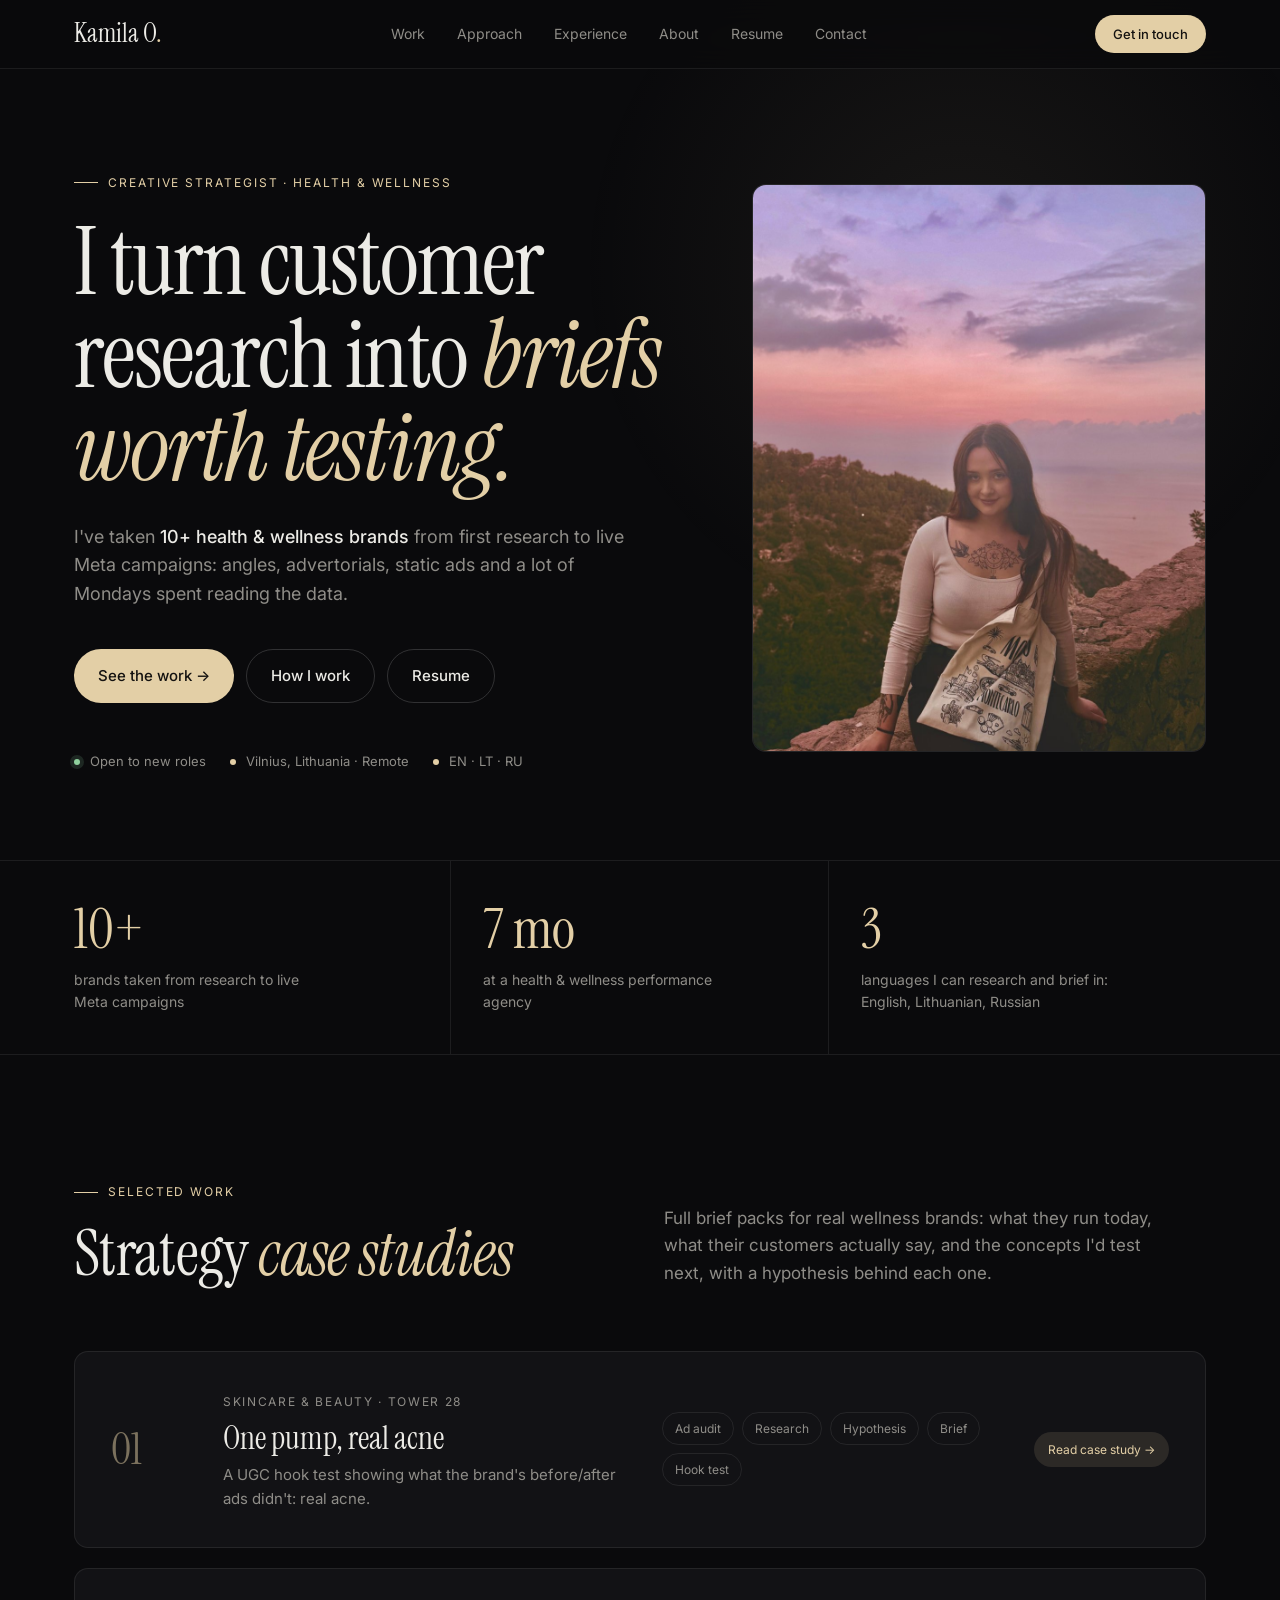
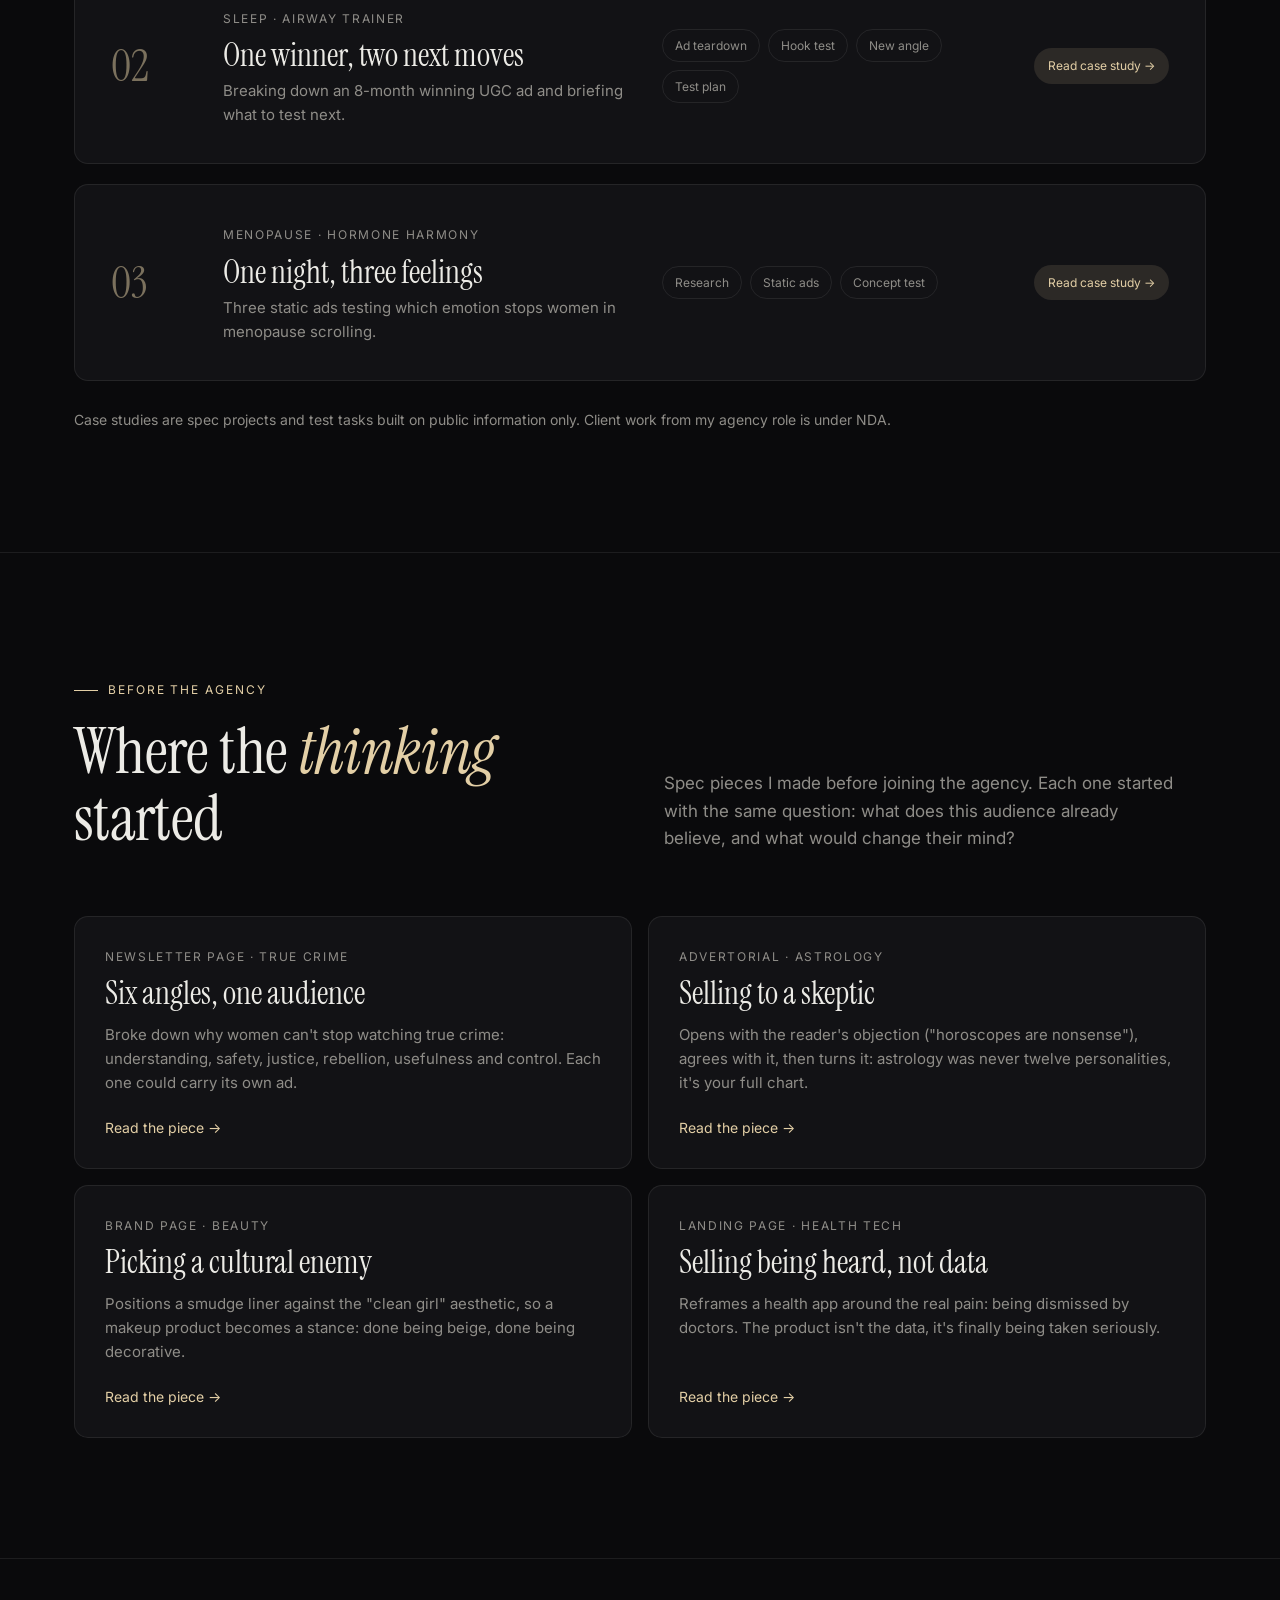
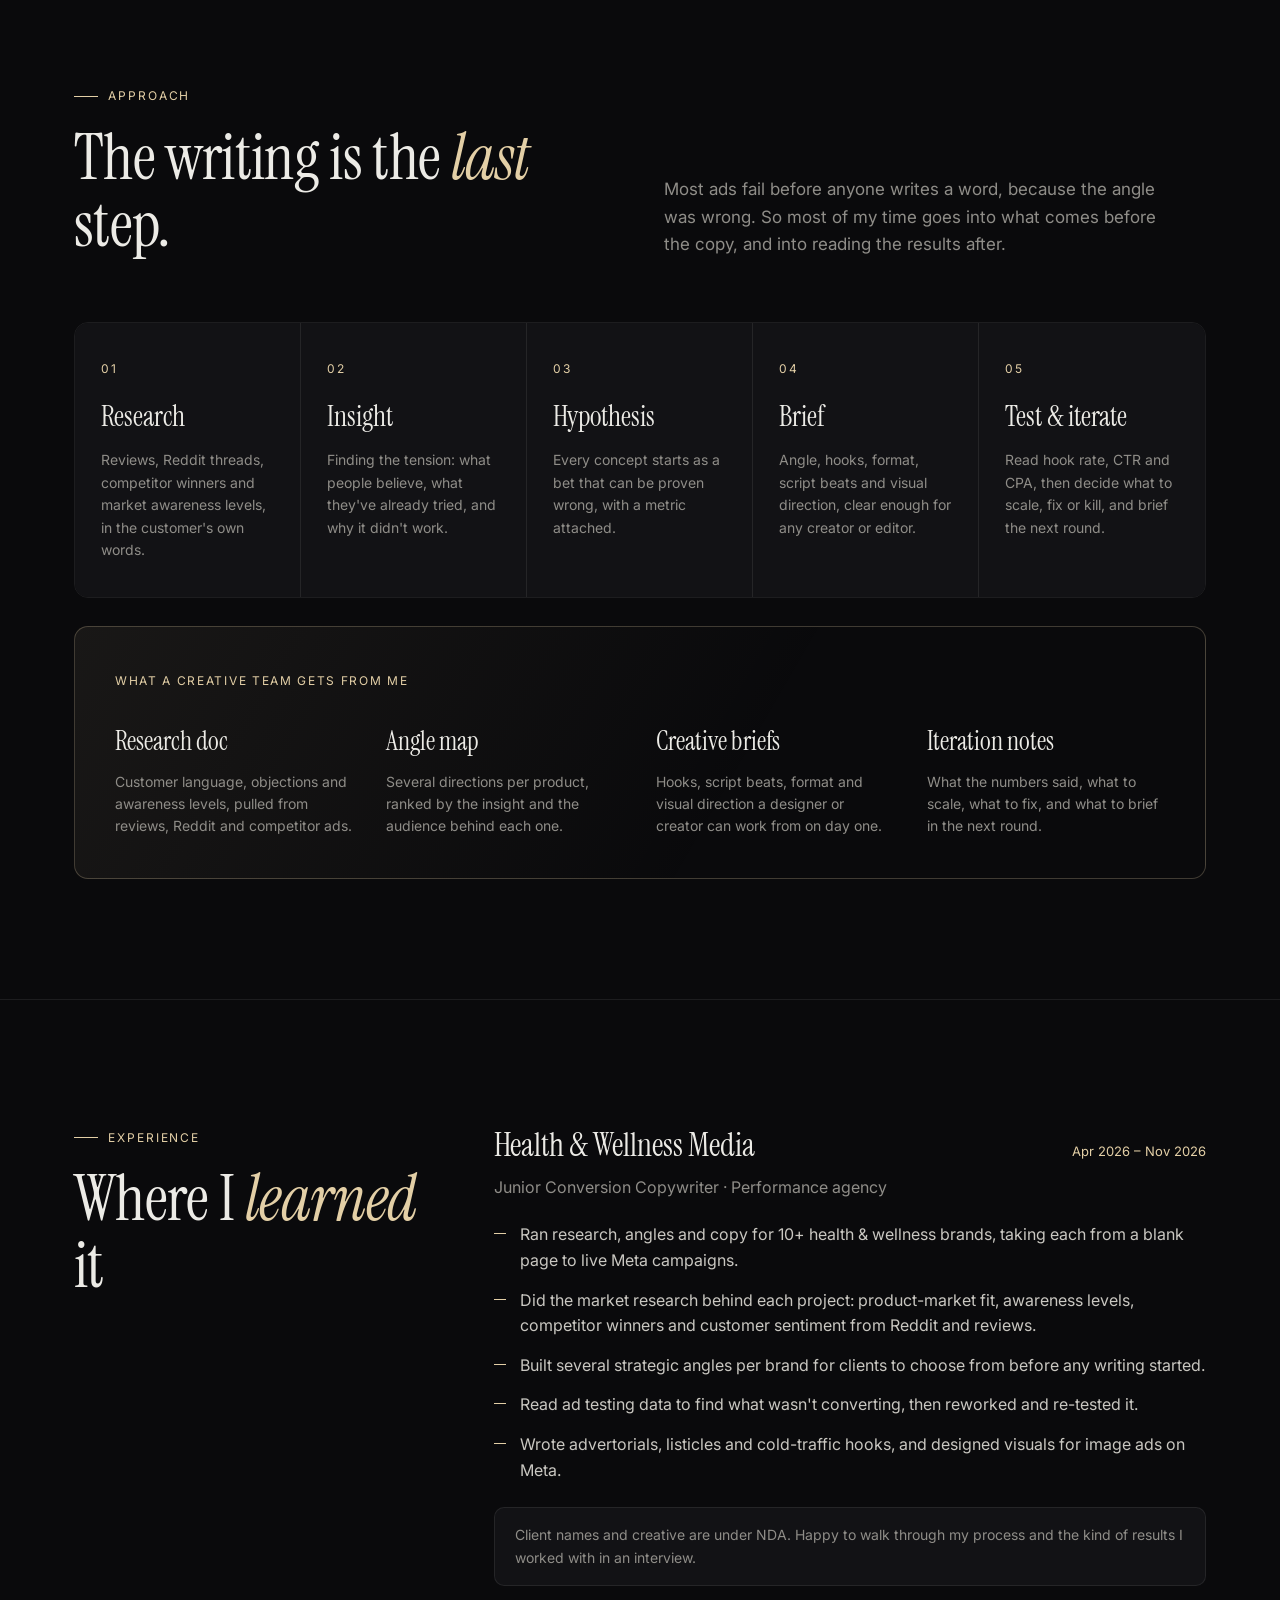
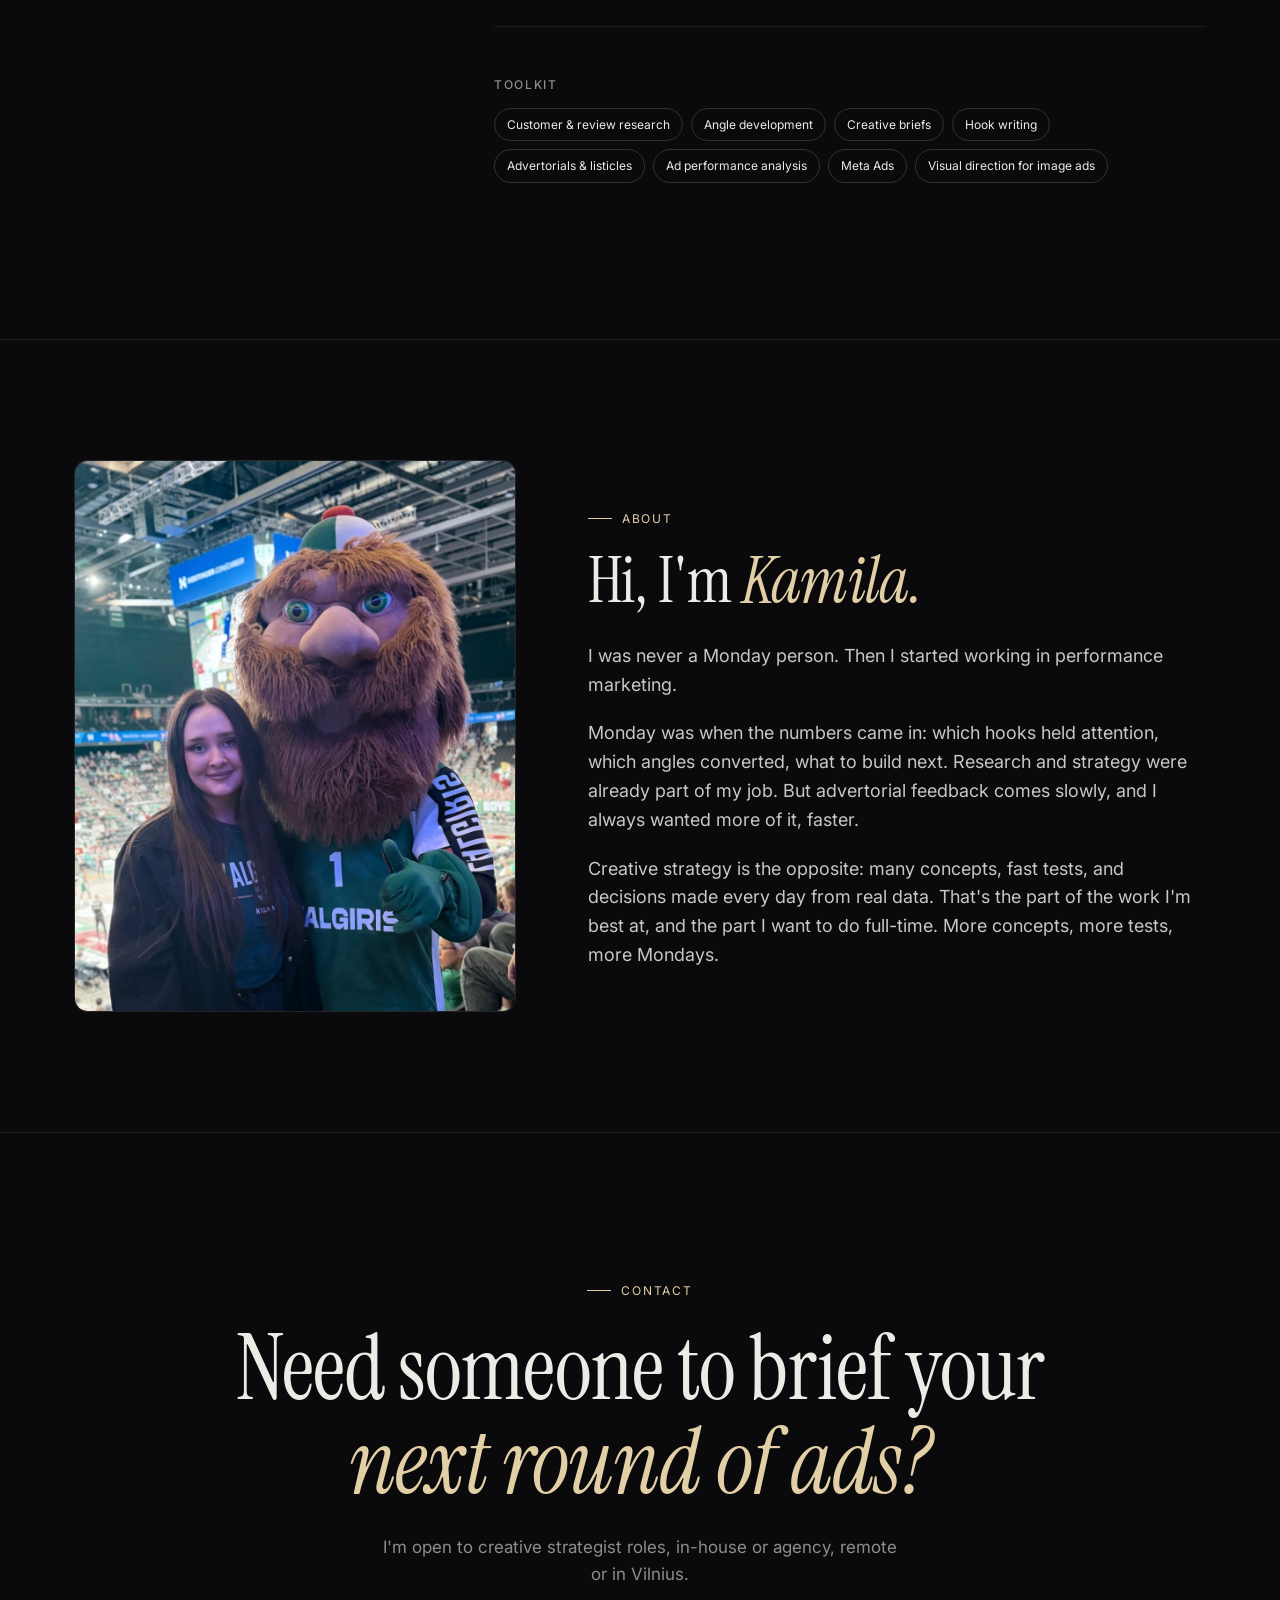
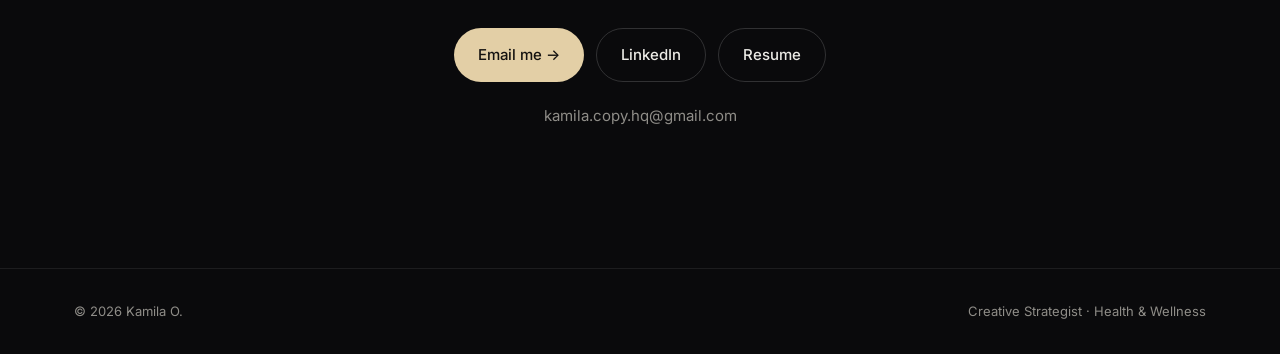
<file: index.html>
<!doctype html>
<html lang="en">
<head>
  <meta charset="utf-8">
  <meta name="viewport" content="width=device-width, initial-scale=1">
  <title>Kamila O. | Creative Strategist</title>
  <meta name="description" content="Creative strategist for health & wellness brands. Customer research, angles, briefs and testing for paid social.">
  <meta property="og:title" content="Kamila O. | Creative Strategist">
  <meta property="og:description" content="Creative strategist for health & wellness brands. Research, angles, briefs and testing for paid social.">
  <link rel="preconnect" href="https://fonts.googleapis.com">
  <link rel="preconnect" href="https://fonts.gstatic.com" crossorigin>
  <link href="https://fonts.googleapis.com/css2?family=Instrument+Serif:ital@0;1&family=Inter:wght@400;500;600&display=swap" rel="stylesheet">
  <link rel="stylesheet" href="styles.css">
</head>
<body>

  <!-- NAV -->
  <header class="nav">
    <div class="wrap">
      <a href="#top" class="logo">Kamila O<span>.</span></a>
      <ul class="nav-links" id="navLinks">
        <li><a href="#work">Work</a></li>
        <li><a href="#approach">Approach</a></li>
        <li><a href="#experience">Experience</a></li>
        <li><a href="#about">About</a></li>
        <li><a href="resume.html">Resume</a></li>
        <li><a href="#contact">Contact</a></li>
      </ul>
      <a href="https://www.linkedin.com/in/kamila-osmanova" target="_blank" rel="noopener" class="btn btn-primary btn-sm">Get in touch</a>
      <button class="nav-toggle" id="navToggle" aria-expanded="false" aria-controls="navLinks">Menu</button>
    </div>
  </header>

  <main id="top">

    <!-- HERO -->
    <section class="hero">
      <div class="wrap hero-grid">
        <div class="reveal">
          <span class="eyebrow">Creative Strategist · Health &amp; Wellness</span>
          <h1>I turn customer research into <em>briefs worth testing.</em></h1>
          <p class="hero-sub">
            I've taken <strong>10+ health &amp; wellness brands</strong> from first research to live Meta campaigns:
            angles, advertorials, static ads and a lot of Mondays spent reading the data.
          </p>
          <div class="hero-cta">
            <a href="#work" class="btn btn-primary">See the work →</a>
            <a href="#approach" class="btn btn-ghost">How I work</a>
            <a href="resume.html" class="btn btn-ghost">Resume</a>
          </div>
          <div class="hero-meta">
            <span class="available">Open to new roles</span>
            <span>Vilnius, Lithuania · Remote</span>
            <span>EN · LT · RU</span>
          </div>
        </div>
        <div class="photo-slot has-photo reveal">
          <img src="assets/kamila-hero.jpg" alt="Kamila at sunset by the sea" style="object-position: center 60%;">
        </div>
      </div>
    </section>

    <!-- STATS -->
    <section class="stats">
      <div class="wrap stats-grid">
        <div class="stat reveal">
          <b>10+</b>
          <p>brands taken from research to live Meta campaigns</p>
        </div>
        <div class="stat reveal">
          <b>7 mo</b>
          <p>at a health &amp; wellness performance agency</p>
        </div>
        <div class="stat reveal">
          <b>3</b>
          <p>languages I can research and brief in: English, Lithuanian, Russian</p>
        </div>
      </div>
    </section>

    <!-- WORK -->
    <section id="work">
      <div class="wrap">
        <div class="section-head">
          <div class="reveal">
            <span class="eyebrow">Selected work</span>
            <h2>Strategy <em>case studies</em></h2>
          </div>
          <p class="lead reveal">
            Full brief packs for real wellness brands: what they run today, what their customers actually say,
            and the concepts I'd test next, with a hypothesis behind each one.
          </p>
        </div>

        <div class="cases">
          <!-- CASE 01 -->
          <a href="work/tower-28.html" class="case reveal">
            <div class="case-num">01</div>
            <div>
              <span class="case-tag">Skincare &amp; beauty · Tower 28</span>
              <h3>One pump, real acne</h3>
              <p class="case-format">A UGC hook test showing what the brand's before/after ads didn't: real acne.</p>
            </div>
            <div class="case-inside">
              <span class="chip">Ad audit</span><span class="chip">Research</span><span class="chip">Hypothesis</span><span class="chip">Brief</span><span class="chip">Hook test</span>
            </div>
            <span class="status">Read case study →</span>
          </a>

          <!-- CASE 02 -->
          <a href="work/airway-trainer.html" class="case reveal">
            <div class="case-num">02</div>
            <div>
              <span class="case-tag">Sleep · Airway Trainer</span>
              <h3>One winner, two next moves</h3>
              <p class="case-format">Breaking down an 8-month winning UGC ad and briefing what to test next.</p>
            </div>
            <div class="case-inside">
              <span class="chip">Ad teardown</span><span class="chip">Hook test</span><span class="chip">New angle</span><span class="chip">Test plan</span>
            </div>
            <span class="status">Read case study →</span>
          </a>

          <!-- CASE 03 -->
          <a href="work/hormone-harmony.html" class="case reveal">
            <div class="case-num">03</div>
            <div>
              <span class="case-tag">Menopause · Hormone Harmony</span>
              <h3>One night, three feelings</h3>
              <p class="case-format">Three static ads testing which emotion stops women in menopause scrolling.</p>
            </div>
            <div class="case-inside">
              <span class="chip">Research</span><span class="chip">Static ads</span><span class="chip">Concept test</span>
            </div>
            <span class="status">Read case study →</span>
          </a>
        </div>

        <p class="work-note reveal">Case studies are spec projects and test tasks built on public information only. Client work from my agency role is under NDA.</p>
      </div>
    </section>

    <!-- BEFORE THE AGENCY -->
    <section id="before">
      <div class="wrap">
        <div class="section-head">
          <div class="reveal">
            <span class="eyebrow">Before the agency</span>
            <h2>Where the <em>thinking</em> started</h2>
          </div>
          <p class="lead reveal">
            Spec pieces I made before joining the agency. Each one started with the same question: what does this
            audience already believe, and what would change their mind?
          </p>
        </div>

        <div class="before-grid">
          <a href="work/true-crime.html" class="before-card reveal">
            <span class="before-tag">Newsletter page · True crime</span>
            <h4>Six angles, one audience</h4>
            <p>Broke down why women can't stop watching true crime: understanding, safety, justice, rebellion, usefulness and control. Each one could carry its own ad.</p>
            <span class="before-link">Read the piece →</span>
          </a>
          <a href="work/natal/index.html" class="before-card reveal">
            <span class="before-tag">Advertorial · Astrology</span>
            <h4>Selling to a skeptic</h4>
            <p>Opens with the reader's objection ("horoscopes are nonsense"), agrees with it, then turns it: astrology was never twelve personalities, it's your full chart.</p>
            <span class="before-link">Read the piece →</span>
          </a>
          <a href="work/chaos/index.html" class="before-card reveal">
            <span class="before-tag">Brand page · Beauty</span>
            <h4>Picking a cultural enemy</h4>
            <p>Positions a smudge liner against the "clean girl" aesthetic, so a makeup product becomes a stance: done being beige, done being decorative.</p>
            <span class="before-link">Read the piece →</span>
          </a>
          <a href="work/health-ai/index.html" class="before-card reveal">
            <span class="before-tag">Landing page · Health tech</span>
            <h4>Selling being heard, not data</h4>
            <p>Reframes a health app around the real pain: being dismissed by doctors. The product isn't the data, it's finally being taken seriously.</p>
            <span class="before-link">Read the piece →</span>
          </a>
        </div>
      </div>
    </section>

    <!-- APPROACH -->
    <section id="approach">
      <div class="wrap">
        <div class="section-head">
          <div class="reveal">
            <span class="eyebrow">Approach</span>
            <h2>The writing is the <em>last</em> step.</h2>
          </div>
          <p class="lead reveal">
            Most ads fail before anyone writes a word, because the angle was wrong. So most of my time goes into
            what comes before the copy, and into reading the results after.
          </p>
        </div>

        <div class="steps reveal">
          <div class="step">
            <span class="step-n">01</span>
            <h4>Research</h4>
            <p>Reviews, Reddit threads, competitor winners and market awareness levels, in the customer's own words.</p>
          </div>
          <div class="step">
            <span class="step-n">02</span>
            <h4>Insight</h4>
            <p>Finding the tension: what people believe, what they've already tried, and why it didn't work.</p>
          </div>
          <div class="step">
            <span class="step-n">03</span>
            <h4>Hypothesis</h4>
            <p>Every concept starts as a bet that can be proven wrong, with a metric attached.</p>
          </div>
          <div class="step">
            <span class="step-n">04</span>
            <h4>Brief</h4>
            <p>Angle, hooks, format, script beats and visual direction, clear enough for any creator or editor.</p>
          </div>
          <div class="step">
            <span class="step-n">05</span>
            <h4>Test &amp; iterate</h4>
            <p>Read hook rate, CTR and CPA, then decide what to scale, fix or kill, and brief the next round.</p>
          </div>
        </div>

        <div class="handover reveal">
          <span class="label">What a creative team gets from me</span>
          <div class="handover-grid">
            <div>
              <h5>Research doc</h5>
              <p>Customer language, objections and awareness levels, pulled from reviews, Reddit and competitor ads.</p>
            </div>
            <div>
              <h5>Angle map</h5>
              <p>Several directions per product, ranked by the insight and the audience behind each one.</p>
            </div>
            <div>
              <h5>Creative briefs</h5>
              <p>Hooks, script beats, format and visual direction a designer or creator can work from on day one.</p>
            </div>
            <div>
              <h5>Iteration notes</h5>
              <p>What the numbers said, what to scale, what to fix, and what to brief in the next round.</p>
            </div>
          </div>
        </div>
      </div>
    </section>

    <!-- EXPERIENCE -->
    <section id="experience">
      <div class="wrap exp-grid">
        <div class="reveal">
          <span class="eyebrow">Experience</span>
          <h2>Where I <em>learned</em> it</h2>
        </div>

        <div>
          <div class="role reveal">
            <div class="role-top">
              <h3>Health &amp; Wellness Media</h3>
              <span class="when">Apr 2026 – Nov 2026</span>
            </div>
            <p class="title">Junior Conversion Copywriter · Performance agency</p>
            <ul>
              <li>Ran research, angles and copy for 10+ health &amp; wellness brands, taking each from a blank page to live Meta campaigns.</li>
              <li>Did the market research behind each project: product-market fit, awareness levels, competitor winners and customer sentiment from Reddit and reviews.</li>
              <li>Built several strategic angles per brand for clients to choose from before any writing started.</li>
              <li>Read ad testing data to find what wasn't converting, then reworked and re-tested it.</li>
              <li>Wrote advertorials, listicles and cold-traffic hooks, and designed visuals for image ads on Meta.</li>
            </ul>
            <p class="nda">Client names and creative are under NDA. Happy to walk through my process and the kind of results I worked with in an interview.</p>
          </div>

          <div class="toolkit reveal" style="margin-top: 48px;">
            <h4>Toolkit</h4>
            <div class="chips">
              <span class="chip">Customer &amp; review research</span>
              <span class="chip">Angle development</span>
              <span class="chip">Creative briefs</span>
              <span class="chip">Hook writing</span>
              <span class="chip">Advertorials &amp; listicles</span>
              <span class="chip">Ad performance analysis</span>
              <span class="chip">Meta Ads</span>
              <span class="chip">Visual direction for image ads</span>
            </div>
          </div>
        </div>
      </div>
    </section>

    <!-- ABOUT -->
    <section id="about">
      <div class="wrap about-grid">
        <div class="photo-slot has-photo reveal">
          <img src="assets/kamila-about.jpg" alt="Kamila with the Žalgiris mascot at a basketball game" style="object-position: center 40%;">
        </div>
        <div class="about-text reveal">
          <span class="eyebrow">About</span>
          <h2>Hi, I'm <em>Kamila.</em></h2>
          <p>
            I was never a Monday person. Then I started working in performance marketing.
          </p>
          <p>
            Monday was when the numbers came in: which hooks held attention, which angles converted, what to
            build next. Research and strategy were already part of my job. But advertorial feedback comes slowly,
            and I always wanted more of it, faster.
          </p>
          <p>
            Creative strategy is the opposite: many concepts, fast tests, and decisions made every day from real
            data. That's the part of the work I'm best at, and the part I want to do full-time. More concepts,
            more tests, more Mondays.
          </p>
        </div>
      </div>
    </section>

    <!-- CONTACT -->
    <section id="contact" class="contact">
      <div class="wrap">
        <span class="eyebrow reveal">Contact</span>
        <h2 class="reveal">Need someone to brief your <em>next round of ads?</em></h2>
        <p class="lead reveal">I'm open to creative strategist roles, in-house or agency, remote or in Vilnius.</p>
        <div class="hero-cta reveal">
          <a href="mailto:kamila.copy.hq@gmail.com" class="btn btn-primary" id="emailBtn">Email me →</a>
          <a href="https://www.linkedin.com/in/kamila-osmanova" target="_blank" rel="noopener" class="btn btn-ghost">LinkedIn</a>
          <a href="resume.html" class="btn btn-ghost">Resume</a>
        </div>
        <p class="email-line reveal">kamila.copy.hq@gmail.com</p>
      </div>
    </section>

  </main>

  <footer>
    <div class="wrap">
      <span>© 2026 Kamila O.</span>
      <span>Creative Strategist · Health &amp; Wellness</span>
    </div>
  </footer>

  <script src="script.js"></script>
</body>
</html>
</file>
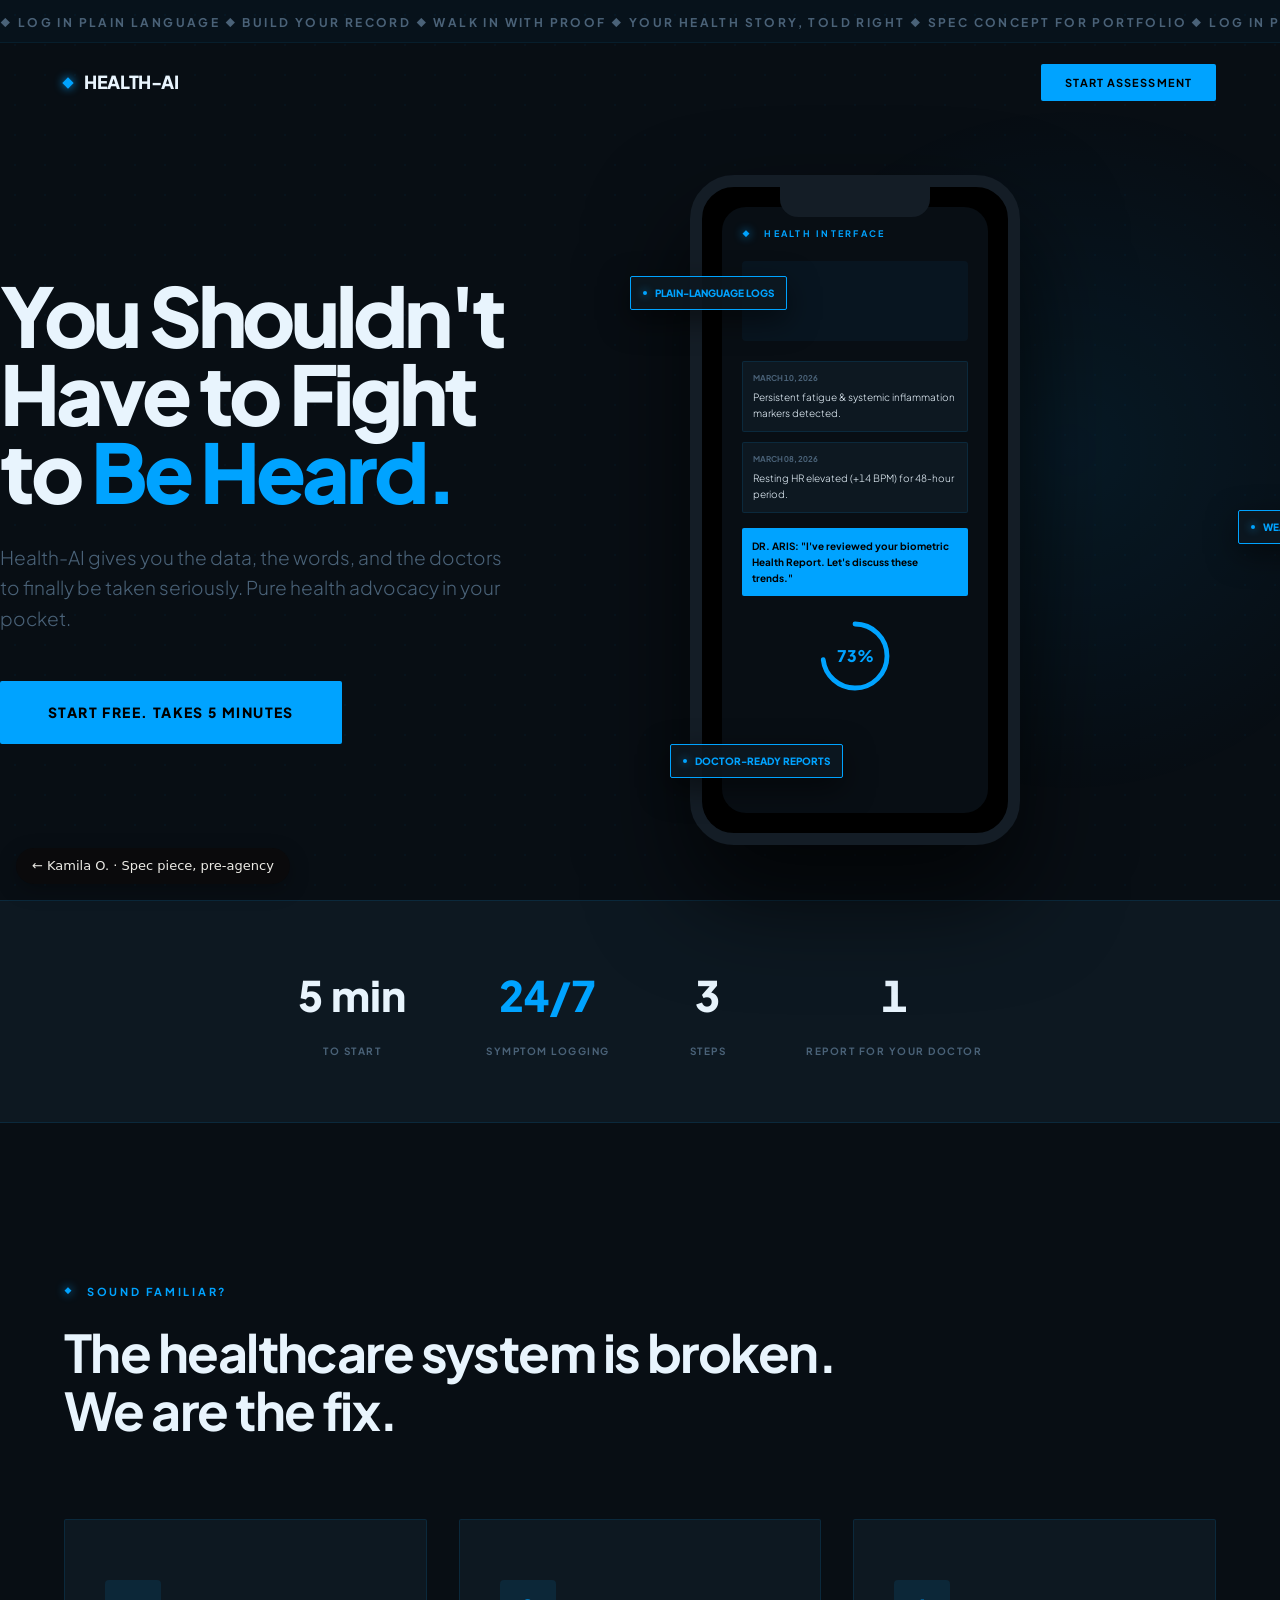
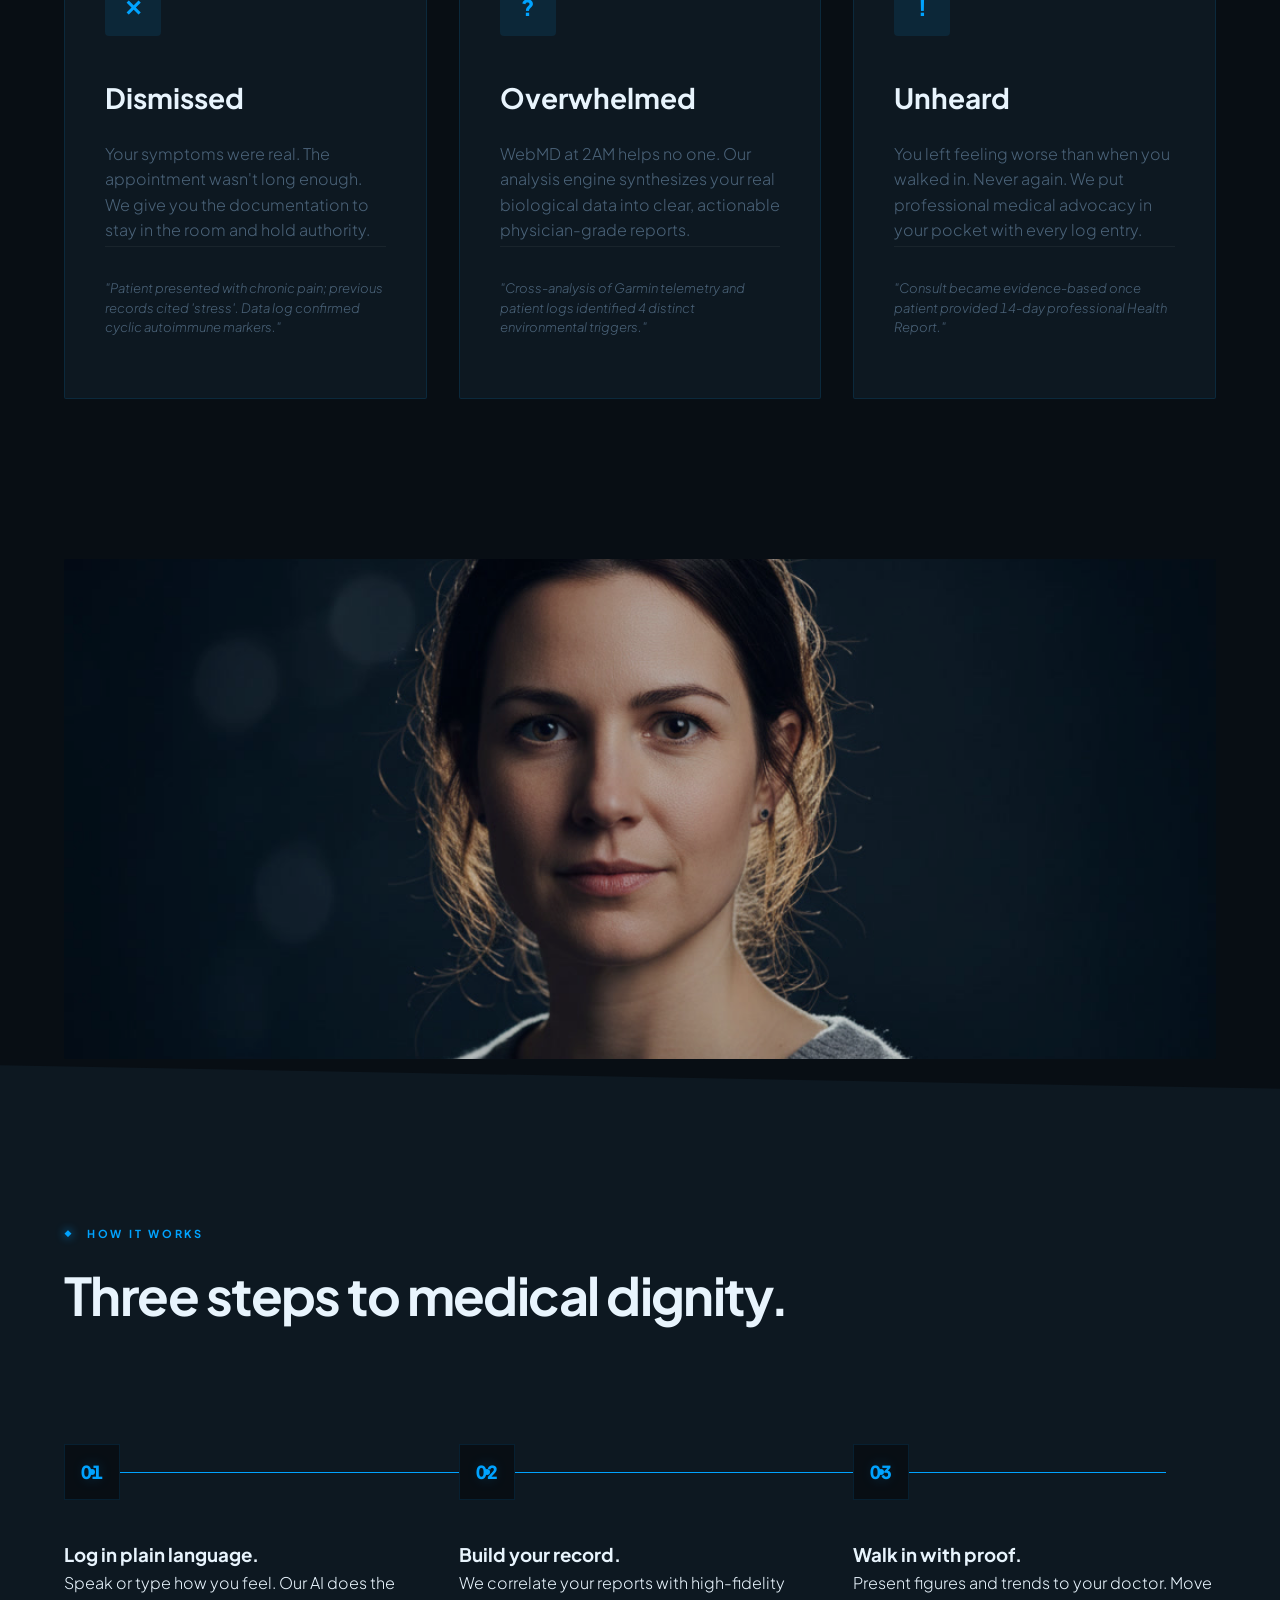
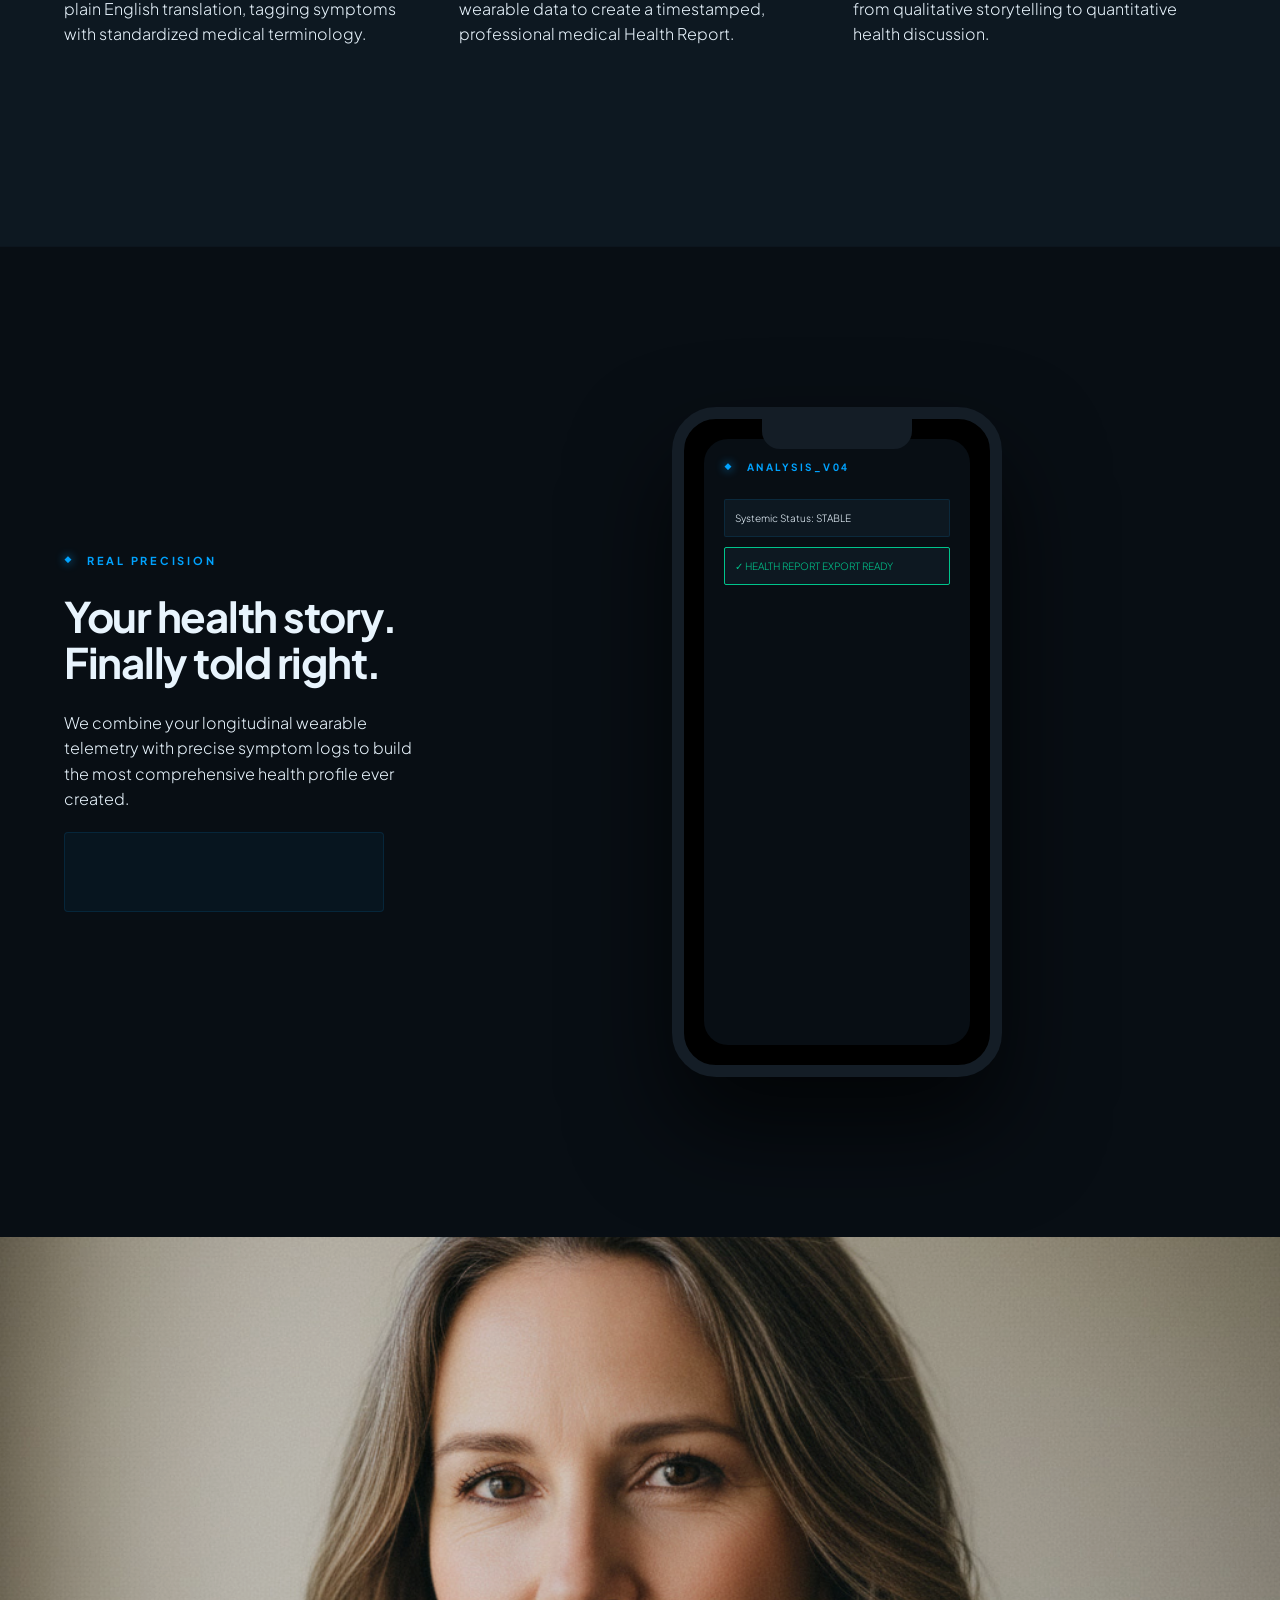
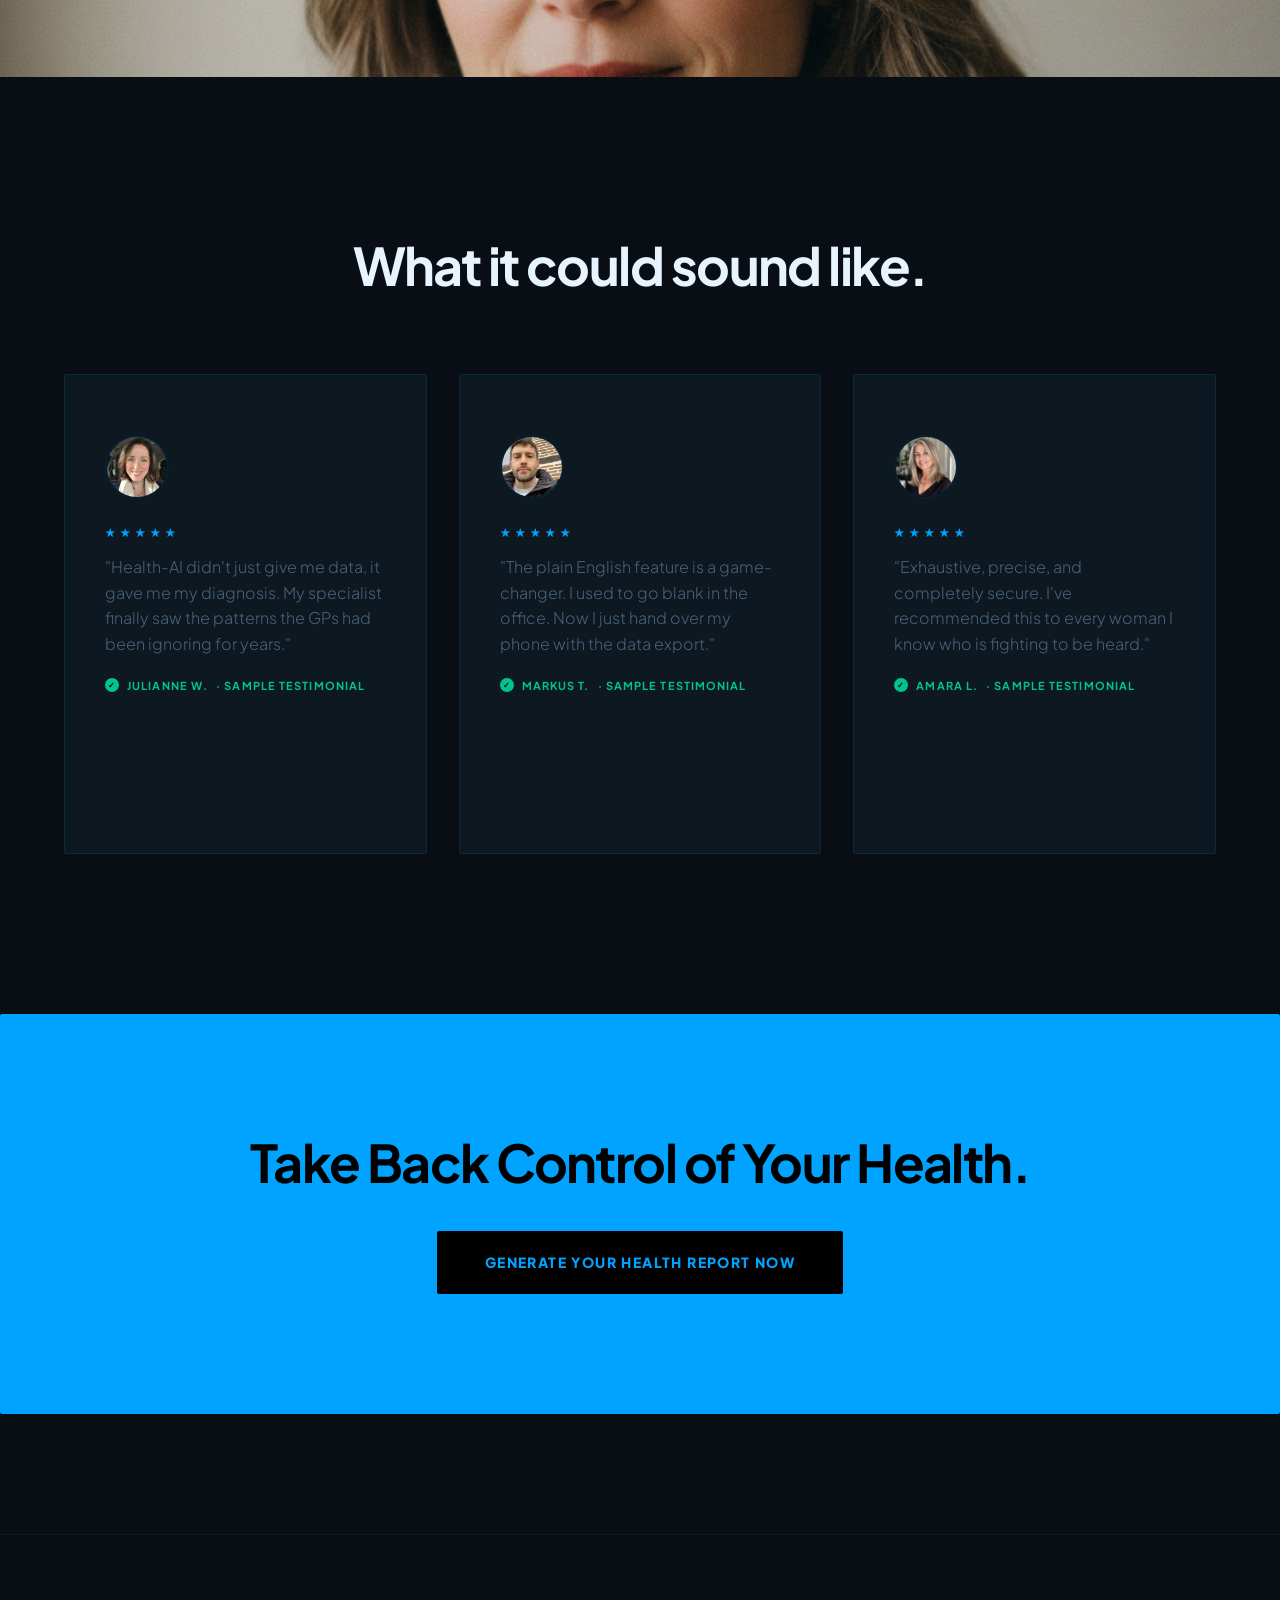
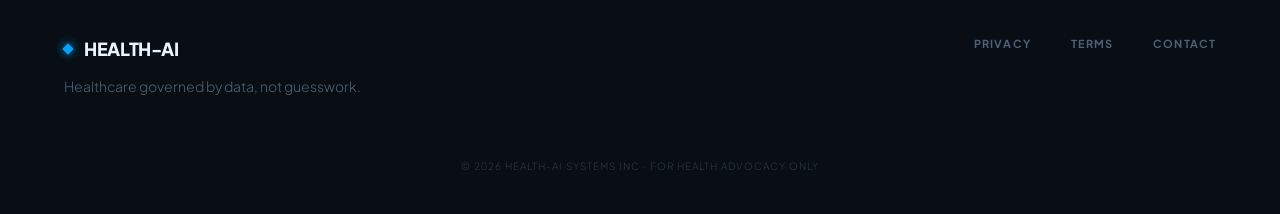
<file: work/health-ai/index.html>
<!DOCTYPE html>
<html lang="en">

<head>
    <meta charset="UTF-8">
    <meta name="viewport" content="width=device-width, initial-scale=1.0">
    <title>Health-AI | Health Intelligence & Advocacy</title>
    <link rel="preconnect" href="https://fonts.googleapis.com">
    <link rel="preconnect" href="https://fonts.gstatic.com" crossorigin>
    <link href="https://fonts.googleapis.com/css2?family=Plus+Jakarta+Sans:wght@300;400;500;700;800&display=swap"
        rel="stylesheet">
    <style>
        :root {
            --bg: #080E14;
            --accent: #00A3FF;
            --accent-glow: rgba(0, 163, 255, 0.4);
            --secondary: #E8F4FD;
            --muted: #4A6278;
            --success: #00C48C;
            --card-bg: #0D1821;
            --card-border: rgba(0, 163, 255, 0.12);
            --glass: rgba(8, 14, 20, 0.95);

            --font: 'Plus Jakarta Sans', sans-serif;
            --section-padding: 160px 5%;
        }

        * {
            margin: 0;
            padding: 0;
            box-sizing: border-box;
            font-variant-numeric: tabular-nums;
        }

        body {
            background-color: var(--bg);
            color: var(--secondary);
            font-family: var(--font);
            font-weight: 300;
            line-height: 1.6;
            overflow-x: hidden;
            -webkit-font-smoothing: antialiased;
        }

        /* DOT GRID BACKGROUND */
        body::before {
            content: '';
            position: fixed;
            top: 0;
            left: 0;
            width: 100%;
            height: 100%;
            background-image: radial-gradient(rgba(0, 163, 255, 0.04) 1px, transparent 1px);
            background-size: 30px 30px;
            pointer-events: none;
            z-index: -1;
        }

        h1,
        h2,
        h3,
        h4 {
            color: var(--secondary);
            text-wrap: balance;
        }

        .container {
            max-width: 1300px;
            margin: 0 auto;
        }

        /* NAVIGATION & TICKER */
        nav {
            position: fixed;
            top: 0;
            left: 0;
            width: 100%;
            z-index: 1000;
            background: transparent;
            transition: all 0.4s cubic-bezier(0.16, 1, 0.3, 1);
        }

        nav.scrolled {
            background: var(--glass);
            backdrop-filter: blur(20px);
            border-bottom: 1px solid rgba(0, 163, 255, 0.2);
        }

        .nav-inner {
            height: 80px;
            display: flex;
            justify-content: space-between;
            align-items: center;
            padding: 0 5%;
        }

        .logo {
            font-weight: 800;
            font-size: 18px;
            letter-spacing: -0.02em;
            text-decoration: none;
            color: var(--secondary);
            display: flex;
            align-items: center;
            gap: 12px;
        }

        .logo-diamond {
            width: 8px;
            height: 8px;
            background: var(--accent);
            transform: rotate(45deg);
            box-shadow: 0 0 10px var(--accent);
        }

        .nav-btn {
            background: var(--accent);
            color: #000;
            padding: 10px 24px;
            border-radius: 2px;
            font-weight: 700;
            text-decoration: none;
            font-size: 11px;
            text-transform: uppercase;
            letter-spacing: 0.1em;
            transition: all 0.3s ease;
        }

        .nav-btn:hover {
            box-shadow: 0 0 20px var(--accent-glow);
            transform: translateY(-1px);
        }

        .compliance-ticker {
            background: rgba(0, 163, 255, 0.03);
            border-bottom: 1px solid rgba(0, 163, 255, 0.08);
            padding: 8px 0;
            overflow: hidden;
            white-space: nowrap;
            width: 100%;
        }

        .ticker-content {
            display: inline-flex;
            animation: ticker-move 60s linear infinite;
            font-size: 12px;
            font-weight: 700;
            color: var(--muted);
            letter-spacing: 0.2em;
            text-transform: uppercase;
        }

        @keyframes ticker-move {
            0% {
                transform: translateX(0);
            }

            100% {
                transform: translateX(-50%);
            }
        }



        /* HERO SECTION */
        .hero {
            min-height: 100vh;
            display: flex;
            align-items: center;
            justify-content: space-between;
            gap: 100px;
            position: relative;
            padding-top: 120px;
        }

        .hero-bg-glow {
            position: absolute;
            top: 50%;
            right: 0%;
            width: 700px;
            height: 700px;
            background: radial-gradient(ellipse at center, rgba(0, 163, 255, 0.08) 0%, transparent 70%);
            transform: translate(20%, -50%);
            z-index: -1;
            pointer-events: none;
        }

        .hero-content {
            flex: 1;
        }

        .hero h1 {
            font-weight: 800;
            font-size: clamp(40px, 7vw, 82px);
            line-height: 0.95;
            letter-spacing: -0.05em;
            margin-bottom: 32px;
        }

        .hero p {
            font-size: 19px;
            font-weight: 300;
            color: var(--muted);
            margin-bottom: 48px;
            max-width: 520px;
        }

        .hero-btn {
            display: inline-block;
            background: var(--accent);
            color: #000;
            padding: 20px 48px;
            border-radius: 2px;
            text-decoration: none;
            font-weight: 800;
            font-size: 14px;
            text-transform: uppercase;
            letter-spacing: 0.1em;
            transition: all 0.3s ease;
        }

        .hero-btn:hover {
            box-shadow: 0 0 30px var(--accent-glow);
            transform: scale(1.02);
        }

        /* HERO VISUAL & PARALLAX */
        .hero-visual {
            flex: 1;
            position: relative;
        }

        .parallax-wrap {
            will-change: transform;
            transition: transform 0.1s linear;
        }

        .floating-label {
            position: absolute;
            background: rgba(13, 24, 33, 0.9);
            border: 1px solid var(--accent);
            padding: 8px 12px;
            font-size: 10px;
            font-weight: 800;
            color: var(--accent);
            border-radius: 2px;
            display: flex;
            align-items: center;
            gap: 8px;
            box-shadow: 0 10px 30px rgba(0, 0, 0, 0.5);
            z-index: 10;
            animation: float 5s ease-in-out infinite;
        }

        .floating-label span {
            width: 4px;
            height: 4px;
            background: var(--accent);
            border-radius: 50%;
            box-shadow: 0 0 8px var(--accent);
        }

        .label-1 {
            top: 15%;
            left: -60px;
            animation-delay: 0s;
        }

        .label-2 {
            top: 50%;
            right: -80px;
            animation-delay: 0.5s;
        }

        .label-3 {
            bottom: 10%;
            left: -20px;
            animation-delay: 1.2s;
        }

        @keyframes float {

            0%,
            100% {
                transform: translateY(0);
            }

            50% {
                transform: translateY(-12px);
            }
        }

        /* PHONE MOCKUP UI */
        .mockup-frame {
            width: 330px;
            height: 670px;
            background: #000;
            border: 12px solid #141D26;
            border-radius: 44px;
            padding: 20px;
            position: relative;
            box-shadow: 0 50px 100px rgba(0, 0, 0, 0.7);
        }

        .mockup-frame::after {
            content: '';
            position: absolute;
            top: 0;
            left: 50%;
            transform: translateX(-50%);
            width: 150px;
            height: 30px;
            background: #141D26;
            border-bottom-left-radius: 18px;
            border-bottom-right-radius: 18px;
        }

        .mockup-content {
            width: 100%;
            height: 100%;
            background: var(--bg);
            border-radius: 24px;
            overflow-y: auto;
            padding: 20px;
            position: relative;
        }

        .mockup-content::-webkit-scrollbar {
            display: none;
        }

        /* LIVE EKG ANIMATION */
        .ecg-box {
            height: 80px;
            background: rgba(0, 163, 255, 0.05);
            border-radius: 4px;
            margin: 20px 0;
            padding: 10px;
            overflow: hidden;
            position: relative;
        }

        .ecg-svg {
            width: 100%;
            height: 100%;
        }

        .ecg-line {
            fill: none;
            stroke: var(--accent);
            stroke-width: 2;
            stroke-dasharray: 1000;
            stroke-dashoffset: 1000;
            animation: ecgDraw 2.5s cubic-bezier(0.1, 0, 0.9, 1) infinite;
        }

        @keyframes ecgDraw {
            0% {
                stroke-dashoffset: 1000;
            }

            80% {
                stroke-dashoffset: 0;
            }

            100% {
                stroke-dashoffset: 0;
                opacity: 0;
            }
        }

        /* HEALTH UI ELEMENTS */
        .health-entry {
            background: var(--card-bg);
            border: 1px solid var(--card-border);
            padding: 10px;
            margin-bottom: 10px;
            border-radius: 2px;
            font-size: 10px;
        }

        .health-date {
            color: var(--muted);
            font-weight: 700;
            font-size: 8px;
            margin-bottom: 4px;
            display: block;
        }

        .doctor-msg {
            background: var(--accent);
            color: #000;
            padding: 10px;
            border-radius: 2px;
            font-size: 10px;
            font-weight: 700;
            margin-top: 15px;
        }

        .ring-wrap {
            width: 80px;
            height: 80px;
            margin: 20px auto;
            position: relative;
            display: flex;
            align-items: center;
            justify-content: center;
        }

        .ring-val {
            font-weight: 800;
            font-size: 16px;
            color: var(--accent);
        }

        .ring-svg {
            position: absolute;
            transform: rotate(-90deg);
            width: 100%;
            height: 100%;
        }

        .ring-circle {
            fill: none;
            stroke: var(--accent);
            stroke-width: 6;
            stroke-dasharray: 251.3;
            stroke-dashoffset: 67.8;
            /* 73% */
            stroke-linecap: round;
        }

        /* TRUST BAR & COUNTERS */
        .trust-bar {
            background: var(--card-bg);
            padding: 60px 0;
            display: flex;
            justify-content: center;
            gap: 80px;
            border-top: 1px solid var(--card-border);
            border-bottom: 1px solid var(--card-border);
        }

        .trust-stat {
            text-align: center;
        }

        .stat-n {
            display: block;
            font-size: 42px;
            font-weight: 800;
            margin-bottom: 8px;
        }

        .stat-l {
            font-size: 10px;
            font-weight: 700;
            color: var(--muted);
            text-transform: uppercase;
            letter-spacing: 0.15em;
        }

        /* PROBLEM SECTION */
        .section {
            padding: var(--section-padding);
        }

        .diagonals {
            clip-path: polygon(0 0, 100% 3%, 100% 100%, 0% 100%);
            margin-top: -80px;
        }

        .eyebrow {
            font-size: 11px;
            font-weight: 700;
            color: var(--accent);
            letter-spacing: 0.25em;
            margin-bottom: 24px;
            display: flex;
            align-items: center;
            gap: 12px;
            text-transform: uppercase;
        }

        .eyebrow::before {
            content: '◆';
            font-size: 9px;
            filter: drop-shadow(0 0 5px var(--accent));
        }

        .section-h {
            font-size: 52px;
            font-weight: 700;
            letter-spacing: -0.03em;
            margin-bottom: 80px;
            line-height: 1.1;
        }

        /* CARDS */
        .grid-3 {
            display: grid;
            grid-template-columns: repeat(3, 1fr);
            gap: 32px;
        }

        .card {
            background: var(--card-bg);
            border: 1px solid var(--card-border);
            padding: 60px 40px;
            min-height: 480px;
            display: flex;
            flex-direction: column;
            transition: all 0.4s cubic-bezier(0.16, 1, 0.3, 1);
            position: relative;
            border-radius: 2px;
            overflow: hidden;
        }

        .card:hover {
            transform: translateY(-6px);
            border-color: var(--accent);
            box-shadow: 0 20px 50px rgba(0, 0, 0, 0.5);
        }

        .card:hover::before {
            content: '';
            position: absolute;
            top: 50%;
            left: 50%;
            width: 250%;
            height: 250%;
            background: radial-gradient(circle, rgba(0, 163, 255, 0.06) 0%, transparent 60%);
            transform: translate(-50%, -50%);
            pointer-events: none;
        }

        .card-icon {
            width: 56px;
            height: 56px;
            background: rgba(0, 163, 255, 0.1);
            border-radius: 4px;
            display: flex;
            align-items: center;
            justify-content: center;
            color: var(--accent);
            font-size: 22px;
            font-weight: 800;
            margin-bottom: 40px;
            transition: all 0.3s ease;
        }

        .card:hover .card-icon {
            background: var(--accent);
            color: #000;
            box-shadow: 0 0 25px var(--accent-glow);
        }

        .card h3 {
            font-size: 28px;
            font-weight: 700;
            margin-bottom: 20px;
        }

        .card p {
            color: var(--muted);
            font-size: 16px;
        }

        .case-note {
            margin-top: auto;
            padding-top: 32px;
            border-top: 1px solid rgba(255, 255, 255, 0.05);
            font-size: 13px;
            font-style: italic;
            color: var(--muted);
            line-height: 1.5;
        }

        /* HOW IT WORKS CONNECTOR */
        .steps-box {
            position: relative;
            padding: 40px 0;
        }

        .connector-line {
            position: absolute;
            top: 68px;
            left: 50px;
            width: 0%;
            height: 1px;
            background: var(--accent);
            transition: width 2s cubic-bezier(0.4, 0, 0.2, 1);
            z-index: 0;
        }

        .connector-line.active {
            width: calc(100% - 100px);
        }

        .step-col {
            position: relative;
            z-index: 1;
        }

        .step-n-box {
            width: 56px;
            height: 56px;
            background: var(--bg);
            border: 1px solid var(--card-border);
            color: var(--accent);
            display: flex;
            align-items: center;
            justify-content: center;
            font-weight: 800;
            font-size: 18px;
            margin-bottom: 40px;
            position: relative;
            transition: border-color 0.3s;
        }

        .step-col:hover .step-n-box {
            border-color: var(--accent);
        }

        .step-dot {
            position: absolute;
            top: 50%;
            left: 50%;
            transform: translate(-50%, -50%);
            width: 6px;
            height: 6px;
            background: var(--accent);
            border-radius: 50%;
            opacity: 0;
            transition: opacity 0.5s;
        }

        .connector-line.active~.step-col .step-dot {
            opacity: 1;
            box-shadow: 0 0 15px var(--accent);
        }

        /* TESTIMONIALS */
        .stars {
            color: var(--accent);
            margin-bottom: 12px;
            font-size: 12px;
            letter-spacing: 4px;
        }

        .testimonial-avatar {
            width: 64px;
            height: 64px;
            border-radius: 50%;
            object-fit: cover;
            margin-bottom: 24px;
            border: 2px solid var(--card-border);
            transition: all 0.4s cubic-bezier(0.16, 1, 0.3, 1);
            background: var(--bg);
        }

        .card:hover .testimonial-avatar {
            border-color: var(--accent);
            box-shadow: 0 0 20px var(--accent-glow);
            transform: scale(1.05);
        }

        .verified-p {
            display: flex;
            align-items: center;
            gap: 8px;
            color: var(--success);
            font-size: 11px;
            font-weight: 700;
            text-transform: uppercase;
            letter-spacing: 0.1em;
            margin-top: 20px;
        }

        .verified-p::before {
            content: '✓';
            width: 14px;
            height: 14px;
            background: var(--success);
            color: #000;
            border-radius: 50%;
            display: flex;
            align-items: center;
            justify-content: center;
            font-size: 8px;
        }

        /* FINAL CTA */
        .health-cta {
            background: var(--accent);
            color: #000;
            border: none;
            padding: 120px 40px;
            text-align: center;
            border-radius: 2px;
        }

        /* FOOTER */
        footer {
            padding: 100px 5% 40px;
            border-top: 1px solid rgba(0, 163, 255, 0.1);
        }

        /* REVEALS */
        .reveal {
            opacity: 0;
            transform: translateY(30px);
            transition: all 0.8s cubic-bezier(0.16, 1, 0.3, 1);
        }

        .reveal.active {
            opacity: 1;
            transform: translateY(0);
        }

        @media (max-width: 968px) {
            .hero {
                flex-direction: column;
                text-align: center;
            }

            .hero h1 {
                font-size: 52px;
            }

            .grid-3 {
                grid-template-columns: 1fr;
            }

            .connector-line {
                display: none;
            }
        }
        @media (prefers-reduced-motion: reduce) {
            *, *::before, *::after {
                animation-duration: 0.01ms !important;
                animation-iteration-count: 1 !important;
                transition-duration: 0.01ms !important;
                transition-delay: 0ms !important;
            }
        }
    </style>
</head>

<body>
    <a href="../../index.html#before" style="position: fixed; left: 16px; bottom: 16px; z-index: 99999; display: inline-flex; gap: 8px; align-items: center; padding: 10px 16px; border-radius: 999px; background: #0a0a0c; color: #ecebe6; font: 500 13px/1.2 Inter, system-ui, sans-serif; text-decoration: none; box-shadow: 0 6px 20px rgba(0,0,0,0.25);">&larr; Kamila O. &middot; Spec piece, pre-agency</a>

    <noscript>
        <style>
            .fade-up, .fade-in, .reveal, .anim, .scroll-fade, [data-hero] {
                opacity: 1 !important;
                transform: none !important;
            }
        </style>
    </noscript>

    <nav id="navbar">
        <div class="compliance-ticker">
            <div class="ticker-content">
                <span>◆ LOG IN PLAIN LANGUAGE ◆ BUILD YOUR RECORD ◆ WALK IN WITH PROOF ◆ YOUR HEALTH STORY, TOLD RIGHT ◆
                    SPEC CONCEPT FOR PORTFOLIO ◆ LOG IN PLAIN LANGUAGE ◆ BUILD YOUR RECORD ◆ WALK IN WITH PROOF ◆&nbsp;</span>
                <span>◆ LOG IN PLAIN LANGUAGE ◆ BUILD YOUR RECORD ◆ WALK IN WITH PROOF ◆ YOUR HEALTH STORY, TOLD RIGHT ◆
                    SPEC CONCEPT FOR PORTFOLIO ◆ LOG IN PLAIN LANGUAGE ◆ BUILD YOUR RECORD ◆ WALK IN WITH PROOF ◆&nbsp;</span>
            </div>
        </div>
        <div class="nav-inner">
            <a href="#" class="logo">
                <div class="logo-diamond"></div>
                HEALTH-AI
            </a>
            <a href="#" class="nav-btn">Start Assessment</a>
        </div>
    </nav>

    <header class="hero container">
        <div class="hero-bg-glow"></div>
        <div class="hero-content reveal">
            <h1>You Shouldn't Have to Fight to <span style="color:var(--accent)">Be Heard.</span></h1>
            <p>Health-AI gives you the data, the words, and the doctors to finally be taken seriously. Pure health
                advocacy in your pocket.</p>
            <a href="#" class="hero-btn">Start Free. Takes 5 Minutes</a>
        </div>
        <div class="hero-visual reveal">
            <div class="parallax-wrap">
                <div class="floating-label label-1"><span></span>PLAIN-LANGUAGE LOGS</div>
                <div class="floating-label label-2"><span></span>WEARABLE DATA</div>
                <div class="floating-label label-3"><span></span>DOCTOR-READY REPORTS</div>

                <div class="mockup-frame">
                    <div class="mockup-content">
                        <span class="eyebrow" style="font-size:9px; margin-bottom:10px;">Health Interface</span>
                        <div class="ecg-box">
                            <svg class="ecg-svg" viewBox="0 0 300 100">
                                <path class="ecg-line"
                                    d="M0,50 L40,50 L50,20 L60,80 L70,50 L120,50 L130,10 L140,90 L150,50 L200,50 L210,40 L220,60 L230,50 L300,50" />
                            </svg>
                        </div>
                        <div class="health-entry">
                            <span class="health-date">MARCH 10, 2026</span>
                            Persistent fatigue & systemic inflammation markers detected.
                        </div>
                        <div class="health-entry">
                            <span class="health-date">MARCH 08, 2026</span>
                            Resting HR elevated (+14 BPM) for 48-hour period.
                        </div>
                        <div class="doctor-msg">
                            DR. ARIS: "I've reviewed your biometric Health Report. Let's discuss these trends."
                        </div>
                        <div class="ring-wrap">
                            <svg class="ring-svg" viewBox="0 0 100 100">
                                <circle class="ring-circle" cx="50" cy="50" r="40" />
                            </svg>
                            <span class="ring-val">73%</span>
                        </div>
                    </div>
                </div>
            </div>
        </div>
    </header>

    <div class="trust-bar counter-trigger">
        <div class="trust-stat">
            <span class="stat-n">5 min</span>
            <span class="stat-l">To start</span>
        </div>
        <div class="trust-stat">
            <span class="stat-n" style="color:var(--accent); animation: pulse 2s infinite;">24/7</span>
            <span class="stat-l">Symptom logging</span>
        </div>
        <div class="trust-stat">
            <span class="stat-n">3</span>
            <span class="stat-l">Steps</span>
        </div>
        <div class="trust-stat">
            <span class="stat-n">1</span>
            <span class="stat-l">Report for your doctor</span>
        </div>
    </div>

    <section class="section container">
        <span class="eyebrow">SOUND FAMILIAR?</span>
        <h2 class="section-h">The healthcare system is broken.<br>We are the fix.</h2>
        <div class="grid-3">
            <div class="card reveal">
                <div class="card-icon">✕</div>
                <h3>Dismissed</h3>
                <p>Your symptoms were real. The appointment wasn't long enough. We give you the documentation to stay in
                    the room and hold authority.</p>
                <div class="case-note">"Patient presented with chronic pain; previous records cited 'stress'. Data log
                    confirmed cyclic autoimmune markers."</div>
            </div>
            <div class="card reveal">
                <div class="card-icon">?</div>
                <h3>Overwhelmed</h3>
                <p>WebMD at 2AM helps no one. Our analysis engine synthesizes your real biological data into clear,
                    actionable physician-grade reports.</p>
                <div class="case-note">"Cross-analysis of Garmin telemetry and patient logs identified 4 distinct
                    environmental triggers."</div>
            </div>
            <div class="card reveal">
                <div class="card-icon">!</div>
                <h3>Unheard</h3>
                <p>You left feeling worse than when you walked in. Never again. We put professional medical advocacy in
                    your pocket with every log entry.</p>
                <div class="case-note">"Consult became evidence-based once patient provided 14-day professional Health
                    Report."
                </div>
            </div>
        </div>
    </section>

    <div class="container" style="padding: 0 5%; margin-bottom: 80px;">
        <img src="./assets/HEALTHAI-WAIT-1.jpg" alt="" style="width: 100%; height: 500px; object-fit: cover; object-position: center 30%; border-radius: 2px; opacity: 0.8;" loading="lazy">
    </div>

    <section class="section diagonals" style="background:#0D1821">
        <div class="container">
            <span class="eyebrow">HOW IT WORKS</span>
            <h2 class="section-h">Three steps to medical dignity.</h2>
            <div class="grid-3 steps-box">
                <div class="connector-line" id="connector"></div>
                <div class="step-col reveal">
                    <div class="step-n-box">01 <div class="step-dot"></div>
                    </div>
                    <h3>Log in plain language.</h3>
                    <p>Speak or type how you feel. Our AI does the plain English translation, tagging symptoms with
                        standardized medical terminology.</p>
                </div>
                <div class="step-col reveal">
                    <div class="step-n-box">02 <div class="step-dot"></div>
                    </div>
                    <h3>Build your record.</h3>
                    <p>We correlate your reports with high-fidelity wearable data to create a timestamped, professional
                        medical Health Report.</p>
                </div>
                <div class="step-col reveal">
                    <div class="step-n-box">03 <div class="step-dot"></div>
                    </div>
                    <h3>Walk in with proof.</h3>
                    <p>Present figures and trends to your doctor. Move from qualitative storytelling to quantitative
                        health discussion.</p>
                </div>
            </div>
        </div>
    </section>

    <section class="section container">
        <div class="grid-3" style="align-items:center;">
            <div class="hero-content reveal">
                <span class="eyebrow">REAL PRECISION</span>
                <h2 class="section-h" style="font-size:42px; margin-bottom:24px;">Your health story.<br>Finally told
                    right.</h2>
                <p>We combine your longitudinal wearable telemetry with precise symptom logs to build the most
                    comprehensive health profile ever created.</p>
                <div class="ecg-box" style="max-width:320px; border:1px solid var(--card-border)">
                    <svg class="ecg-svg" viewBox="0 0 300 100">
                        <path class="ecg-line" d="M0,50 L40,50 L50,20 L60,80 L70,50 L300,50" />
                    </svg>
                </div>
            </div>
            <div style="grid-column: span 2; display:flex; justify-content:center;" class="reveal">
                <div class="mockup-frame">
                    <div class="mockup-content">
                        <span class="eyebrow" style="font-size:10px;">ANALYSIS_V04</span>
                        <div class="health-entry" style="margin-top:20px;">Systemic Status: STABLE</div>
                        <div class="health-entry" style="border-color:var(--success); color:var(--success)">
                            ✓ HEALTH REPORT EXPORT READY
                        </div>
                    </div>
                </div>
        </div>
    </section>

    <div style="width: 100%; overflow: hidden; margin-bottom: 0;">
        <img src="./assets/HEALTHAI-WAIT-2.jpg" alt=""
            style="width: 100%; height: 440px; object-fit: cover; object-position: center 25%; display: block; opacity: 0.88;">
    </div>

    <section class="section container">
        <h2 class="section-h" style="text-align:center">What it could sound like.</h2>
        <div class="grid-3">
            <div class="card reveal">
                <img src="assets/julliane.jpg" alt="Julianne W." class="testimonial-avatar">
                <div class="stars">★★★★★</div>
                <p>"Health-AI didn't just give me data, it gave me my diagnosis. My specialist finally saw the patterns
                    the GPs had been ignoring for years."</p>
                <div class="verified-p">Julianne W. <span>· Sample testimonial</span></div>
            </div>
            <div class="card reveal">
                <img src="assets/markus.jpg" alt="Markus T." class="testimonial-avatar">
                <div class="stars">★★★★★</div>
                <p>"The plain English feature is a game-changer. I used to go blank in the office. Now I just
                    hand over my phone with the data export."</p>
                <div class="verified-p">Markus T. <span>· Sample testimonial</span></div>
            </div>
            <div class="card reveal">
                <img src="assets/amara.jpg" alt="Amara L." class="testimonial-avatar">
                <div class="stars">★★★★★</div>
                <p>"Exhaustive, precise, and completely secure. I've recommended this to every woman I know who is
                    fighting to be heard."</p>
                <div class="verified-p">Amara L. <span>· Sample testimonial</span></div>
            </div>
        </div>
    </section>

    <section class="container" style="padding-bottom: 120px;">
        <div class="health-cta reveal">
            <h2 class="section-h" style="margin-bottom:40px; color:#000;">Take Back Control of Your Health.</h2>
            <a href="#" class="hero-btn" style="background:#000; color:var(--accent);">Generate Your Health Report Now</a>
        </div>
    </section>

    <footer class="container">
        <div style="display:flex; justify-content:space-between; align-items:flex-start; margin-bottom:60px;">
            <div>
                <a href="#" class="logo">
                    <div class="logo-diamond"></div>
                    HEALTH-AI
                </a>
                <p style="color:var(--muted); font-size:14px; margin-top:12px;">Healthcare governed by data, not
                    guesswork.</p>
            </div>
            <div style="display:flex; gap:40px;">
                <a href="#"
                    style="color:var(--muted); text-decoration:none; font-size:11px; font-weight:700; letter-spacing:0.1em;">PRIVACY</a>
                <a href="#"
                    style="color:var(--muted); text-decoration:none; font-size:11px; font-weight:700; letter-spacing:0.1em;">TERMS</a>
                <a href="#"
                    style="color:var(--muted); text-decoration:none; font-size:11px; font-weight:700; letter-spacing:0.1em;">CONTACT</a>
            </div>
        </div>
        <p style="text-align:center; color:rgba(74,98,120,0.5); font-size:10px; letter-spacing:0.1em;">© 2026 HEALTH-AI
            SYSTEMS INC · FOR HEALTH ADVOCACY ONLY</p>
    </footer>

    <script>
        // REVEAL ON SCROLL — IntersectionObserver-based
        const revealObserver = new IntersectionObserver((entries) => {
            entries.forEach(entry => {
                if (entry.isIntersecting) {
                    entry.target.classList.add('active');
                    revealObserver.unobserve(entry.target);
                }
            });
        }, { threshold: 0.1, rootMargin: '0px 0px -100px 0px' });

        document.querySelectorAll('.reveal').forEach(el => revealObserver.observe(el));

        const connectorObserver = new IntersectionObserver((entries) => {
            entries.forEach(entry => {
                if (entry.isIntersecting) {
                    document.getElementById('connector')?.classList.add('active');
                    connectorObserver.disconnect();
                }
            });
        }, { threshold: 0.3 });
        const stepBox = document.querySelector('.steps-box');
        if (stepBox) connectorObserver.observe(stepBox);

        // NAVBAR SCROLL
        window.addEventListener('scroll', () => {
            const nav = document.getElementById('navbar');
            if (window.scrollY > 50) nav.classList.add('scrolled');
            else nav.classList.remove('scrolled');
        }, { passive: true });

        // PARALLAX HERO (null guarded)
        const parallaxWrap = document.querySelector('.parallax-wrap');
        if (parallaxWrap) {
            window.addEventListener('scroll', () => {
                const y = window.scrollY;
                if (y < window.innerHeight) {
                    parallaxWrap.style.transform = `translateY(${y * 0.15}px)`;
                }
            }, { passive: true });
        }

        // STAT COUNTERS
        const countUp = () => {
            const counters = document.querySelectorAll('.counter');
            counters.forEach(c => {
                const target = parseFloat(c.getAttribute('data-target'));
                const duration = 2000;
                let start = 0;
                let startTime = null;

                const animate = (t) => {
                    if (!startTime) startTime = t;
                    const progress = Math.min((t - startTime) / duration, 1);
                    const val = progress * (target - start) + start;
                    c.innerText = target % 1 === 0 ? Math.floor(val) : val.toFixed(1);
                    if (progress < 1) requestAnimationFrame(animate);
                    else c.innerText = target + (target === 4.9 ? '★' : (target === 100 ? '%' : ''));
                };
                requestAnimationFrame(animate);
            });
        };

        const obs = new IntersectionObserver((entries) => {
            if (entries[0].isIntersecting) {
                countUp();
                obs.disconnect();
            }
        }, { threshold: 0.5 });
        obs.observe(document.querySelector('.counter-trigger'));
    </script>
</body>

</html>
</file>
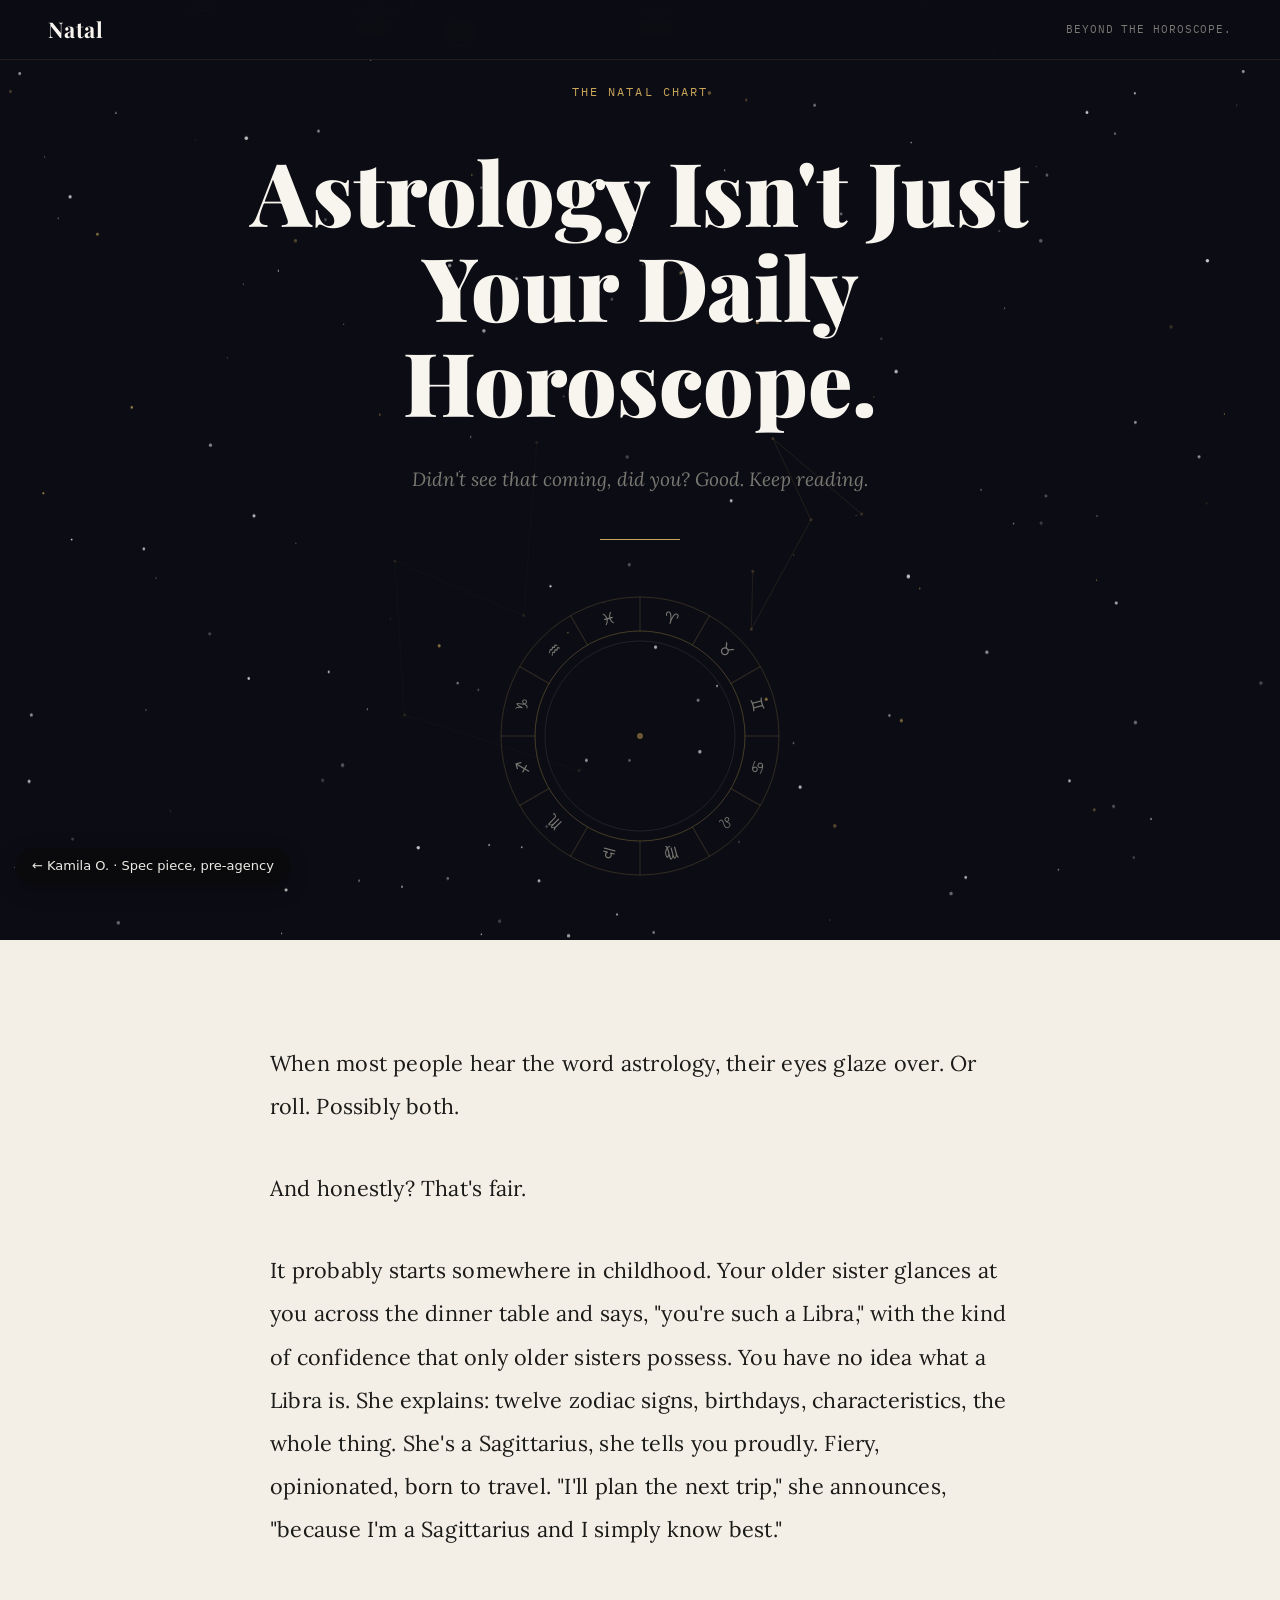
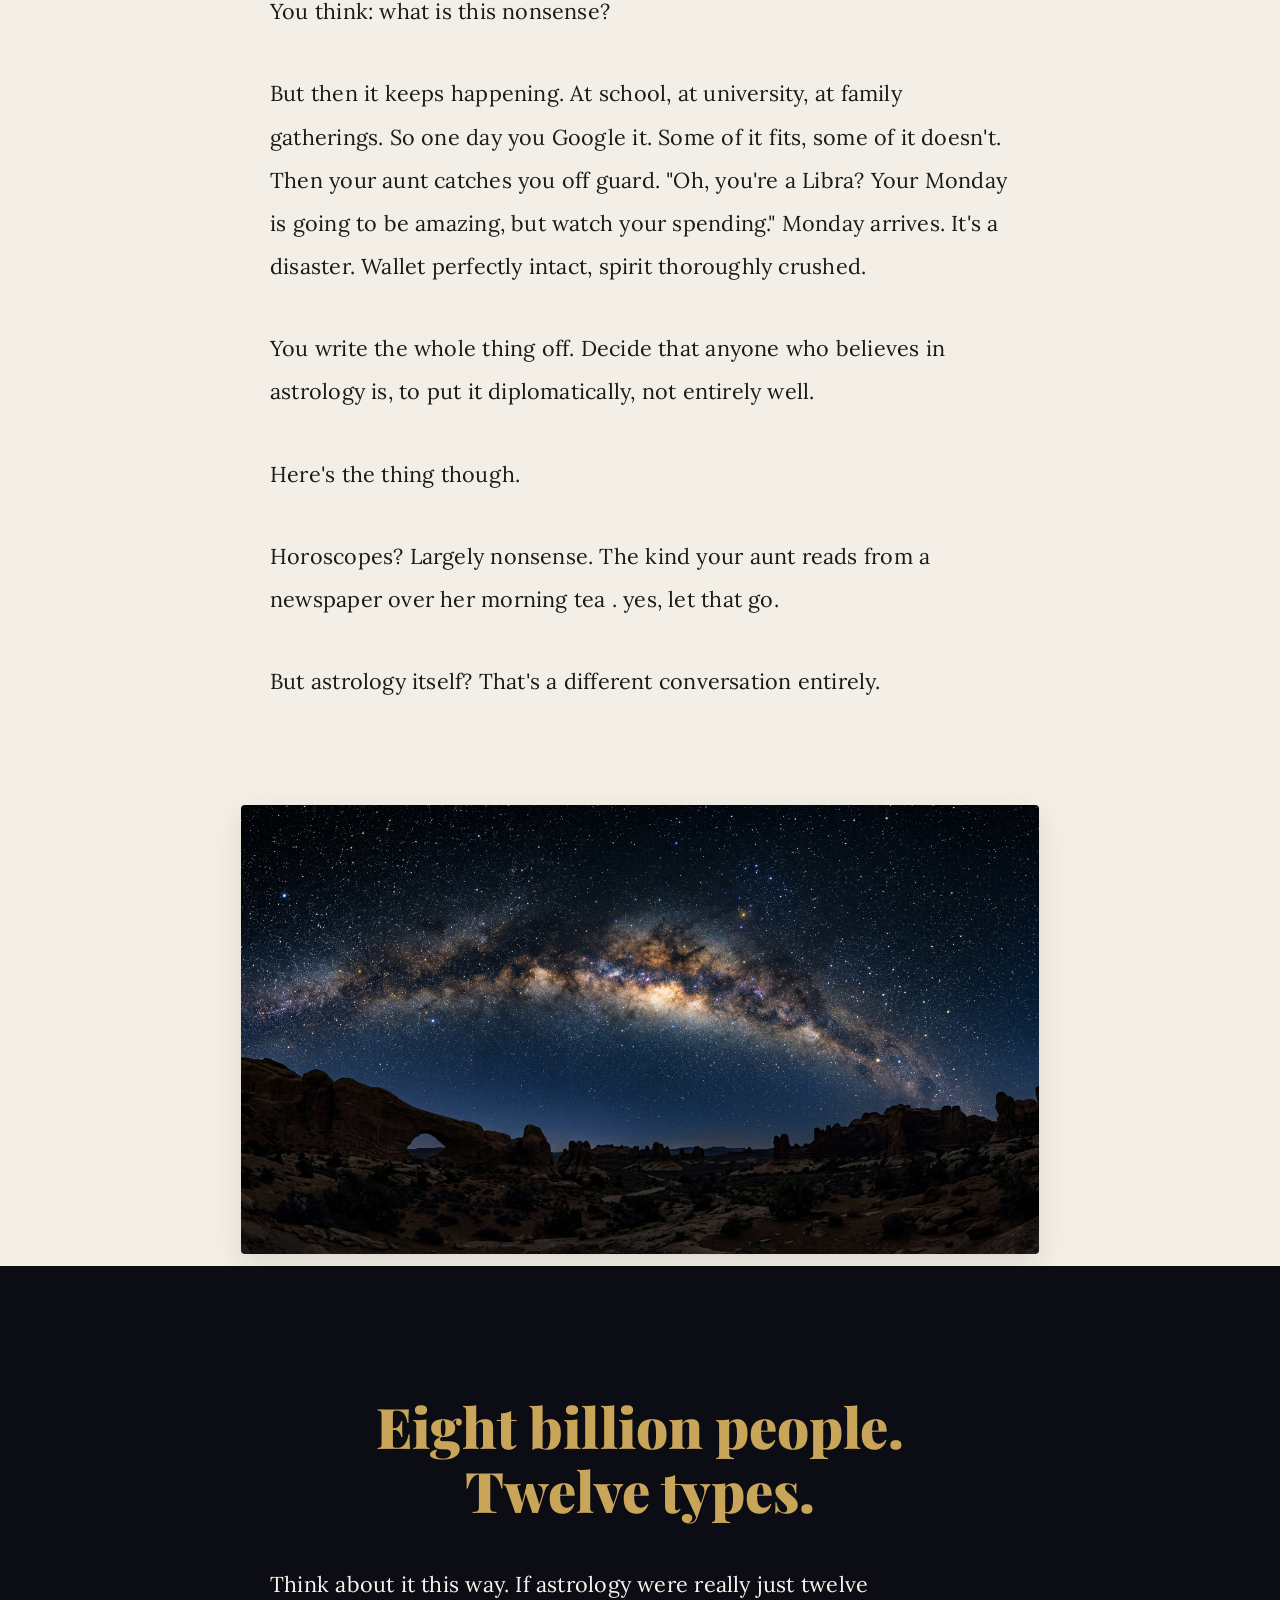
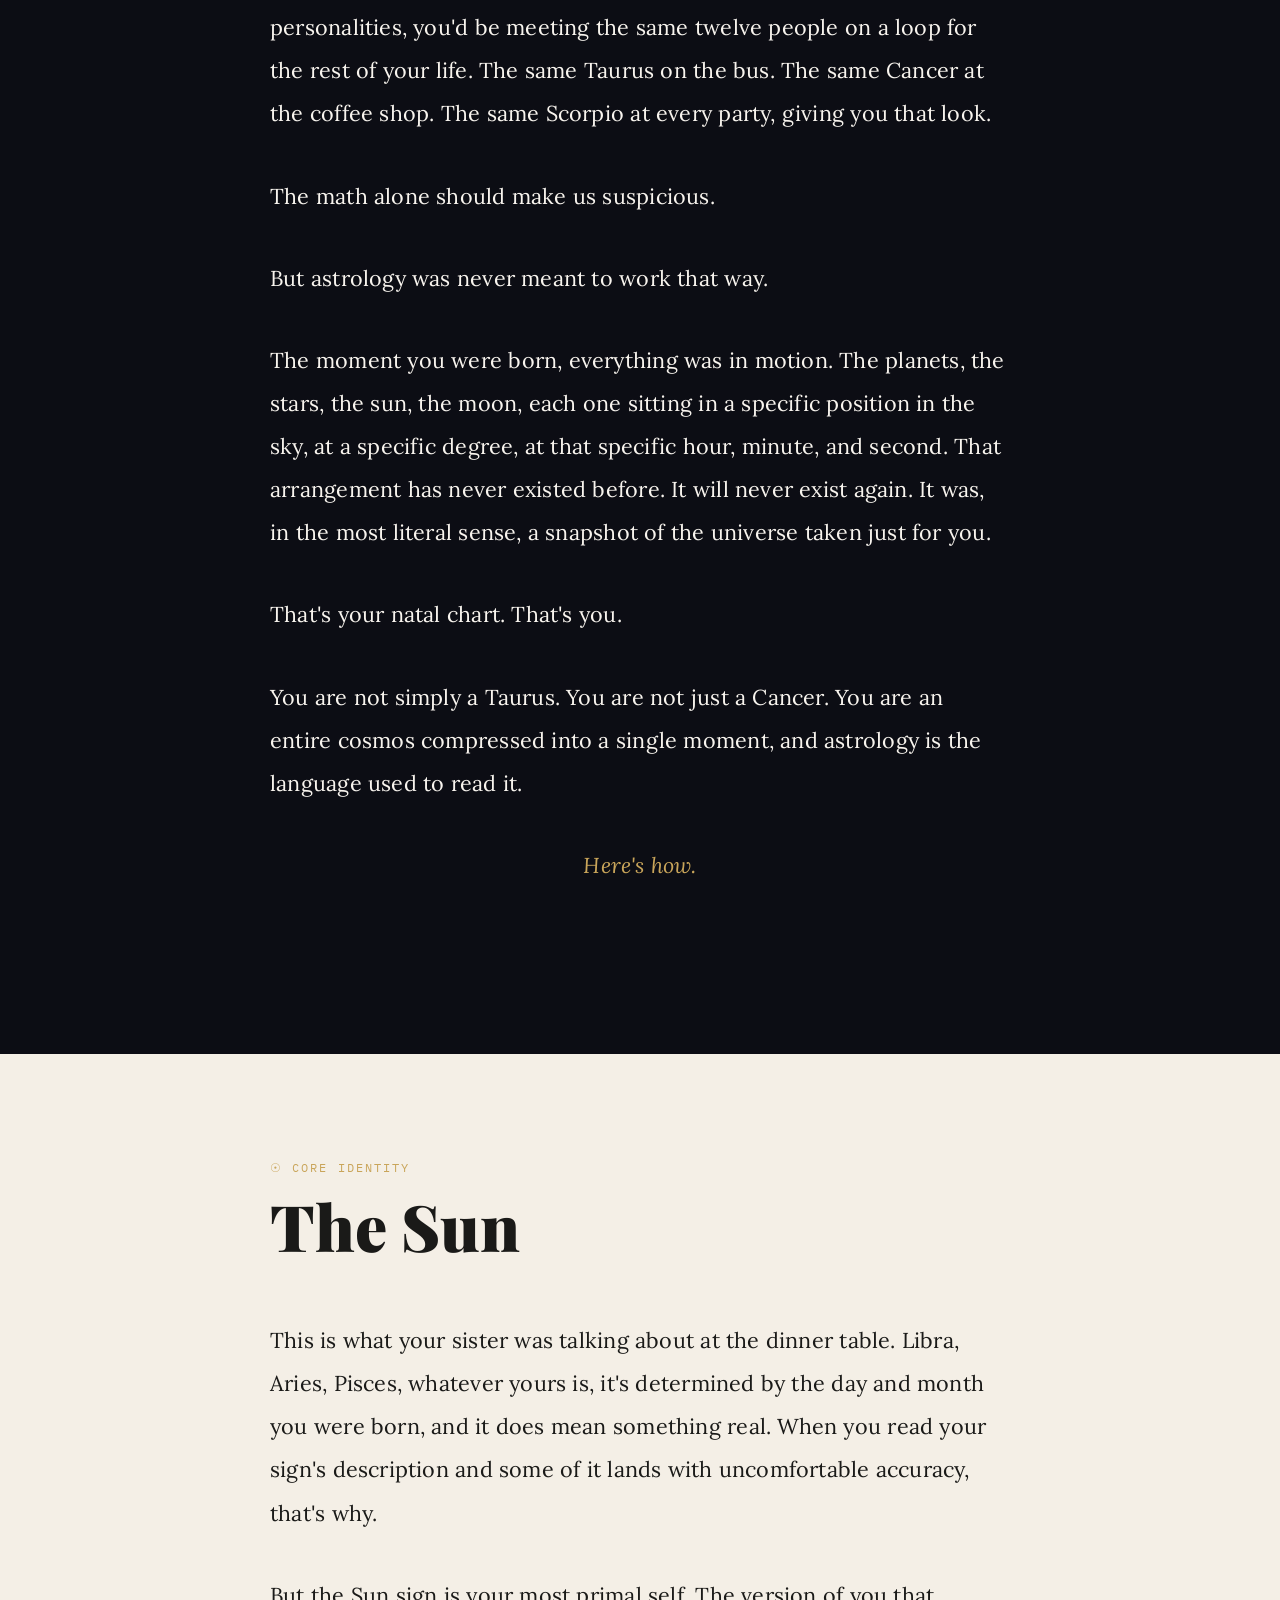
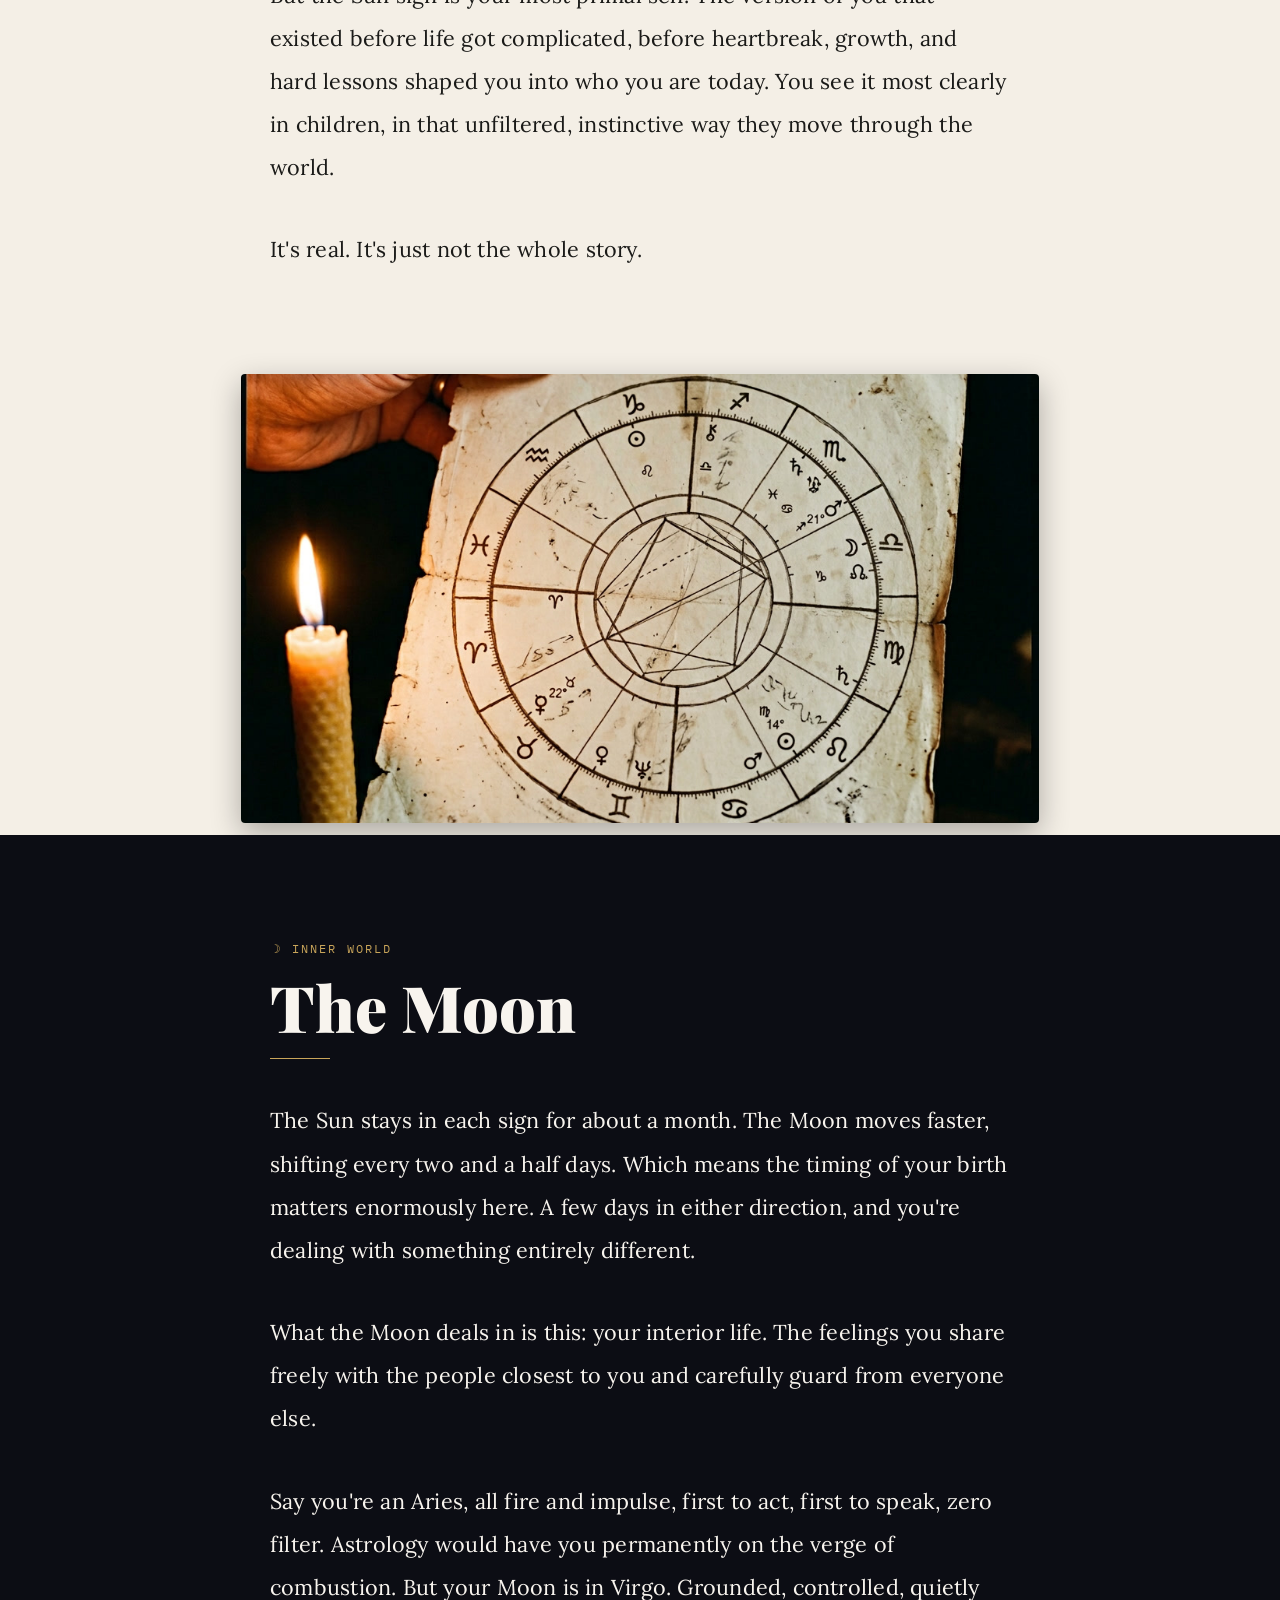
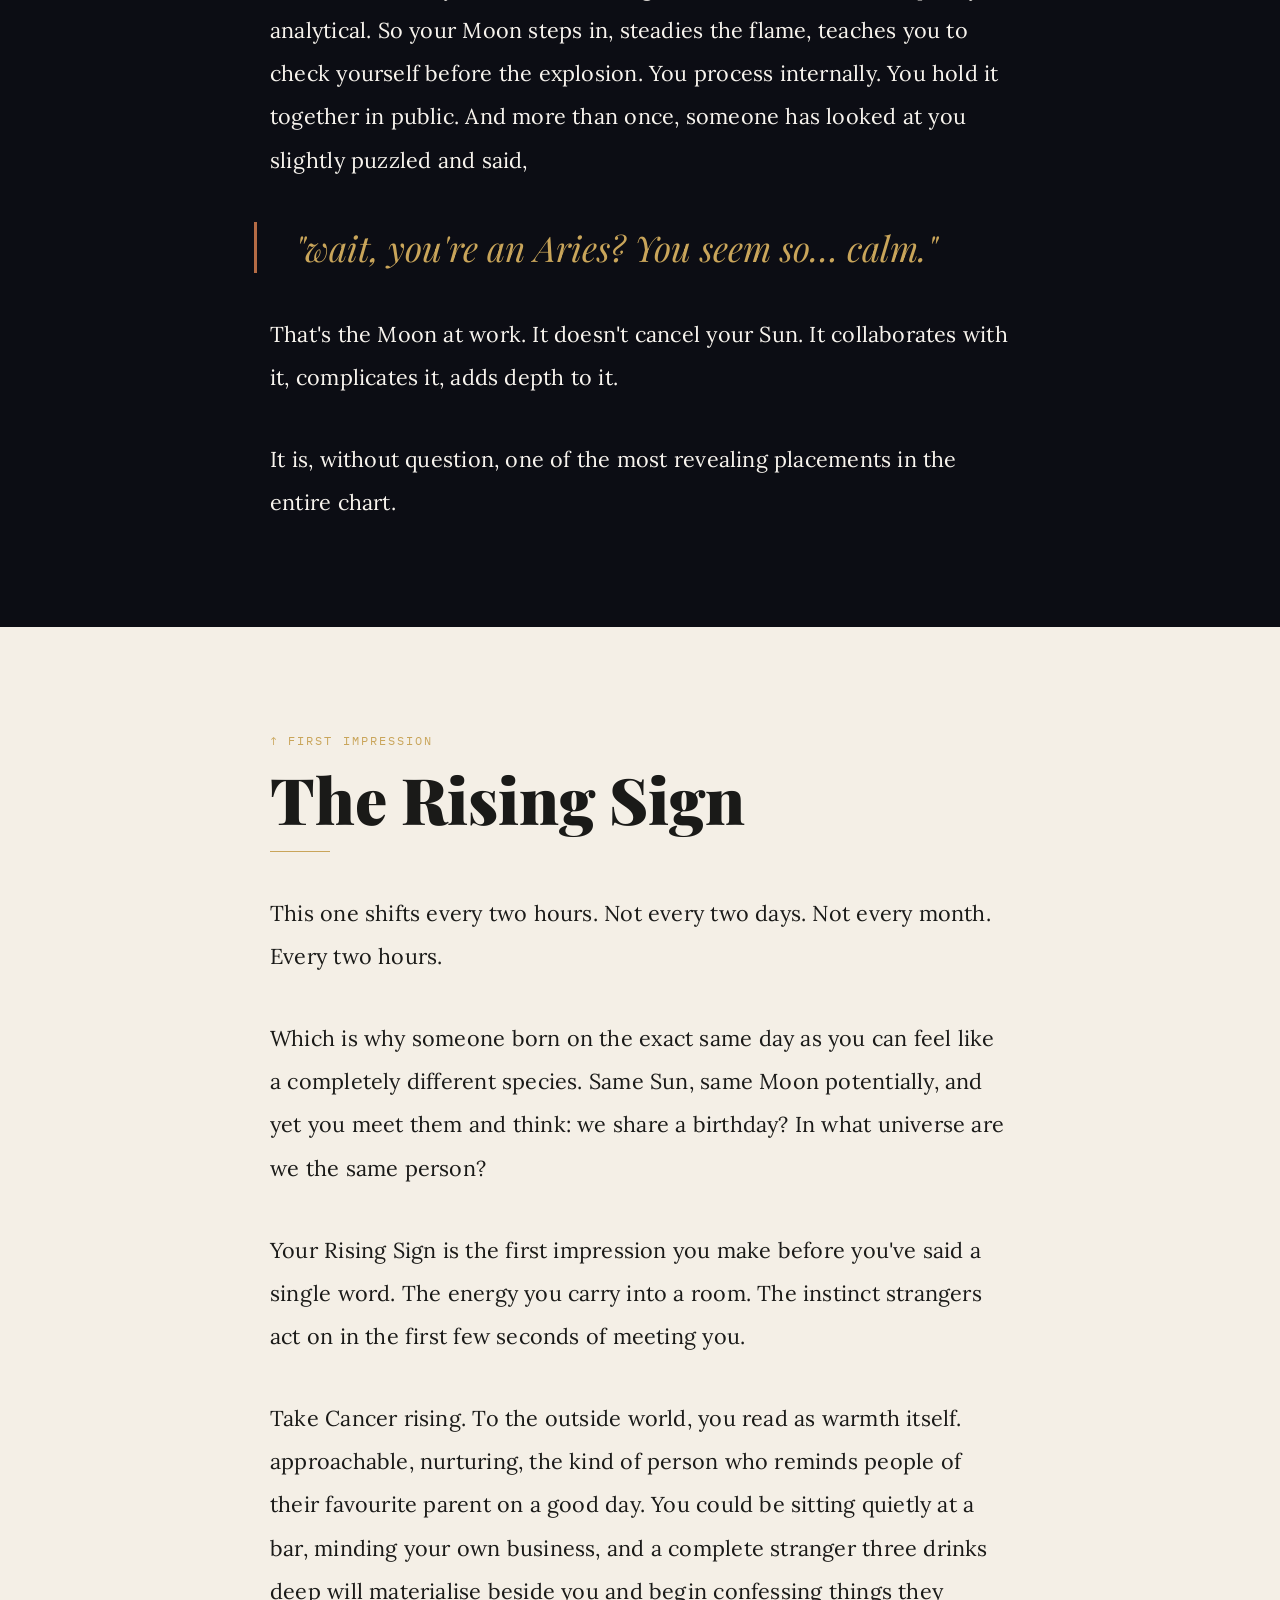
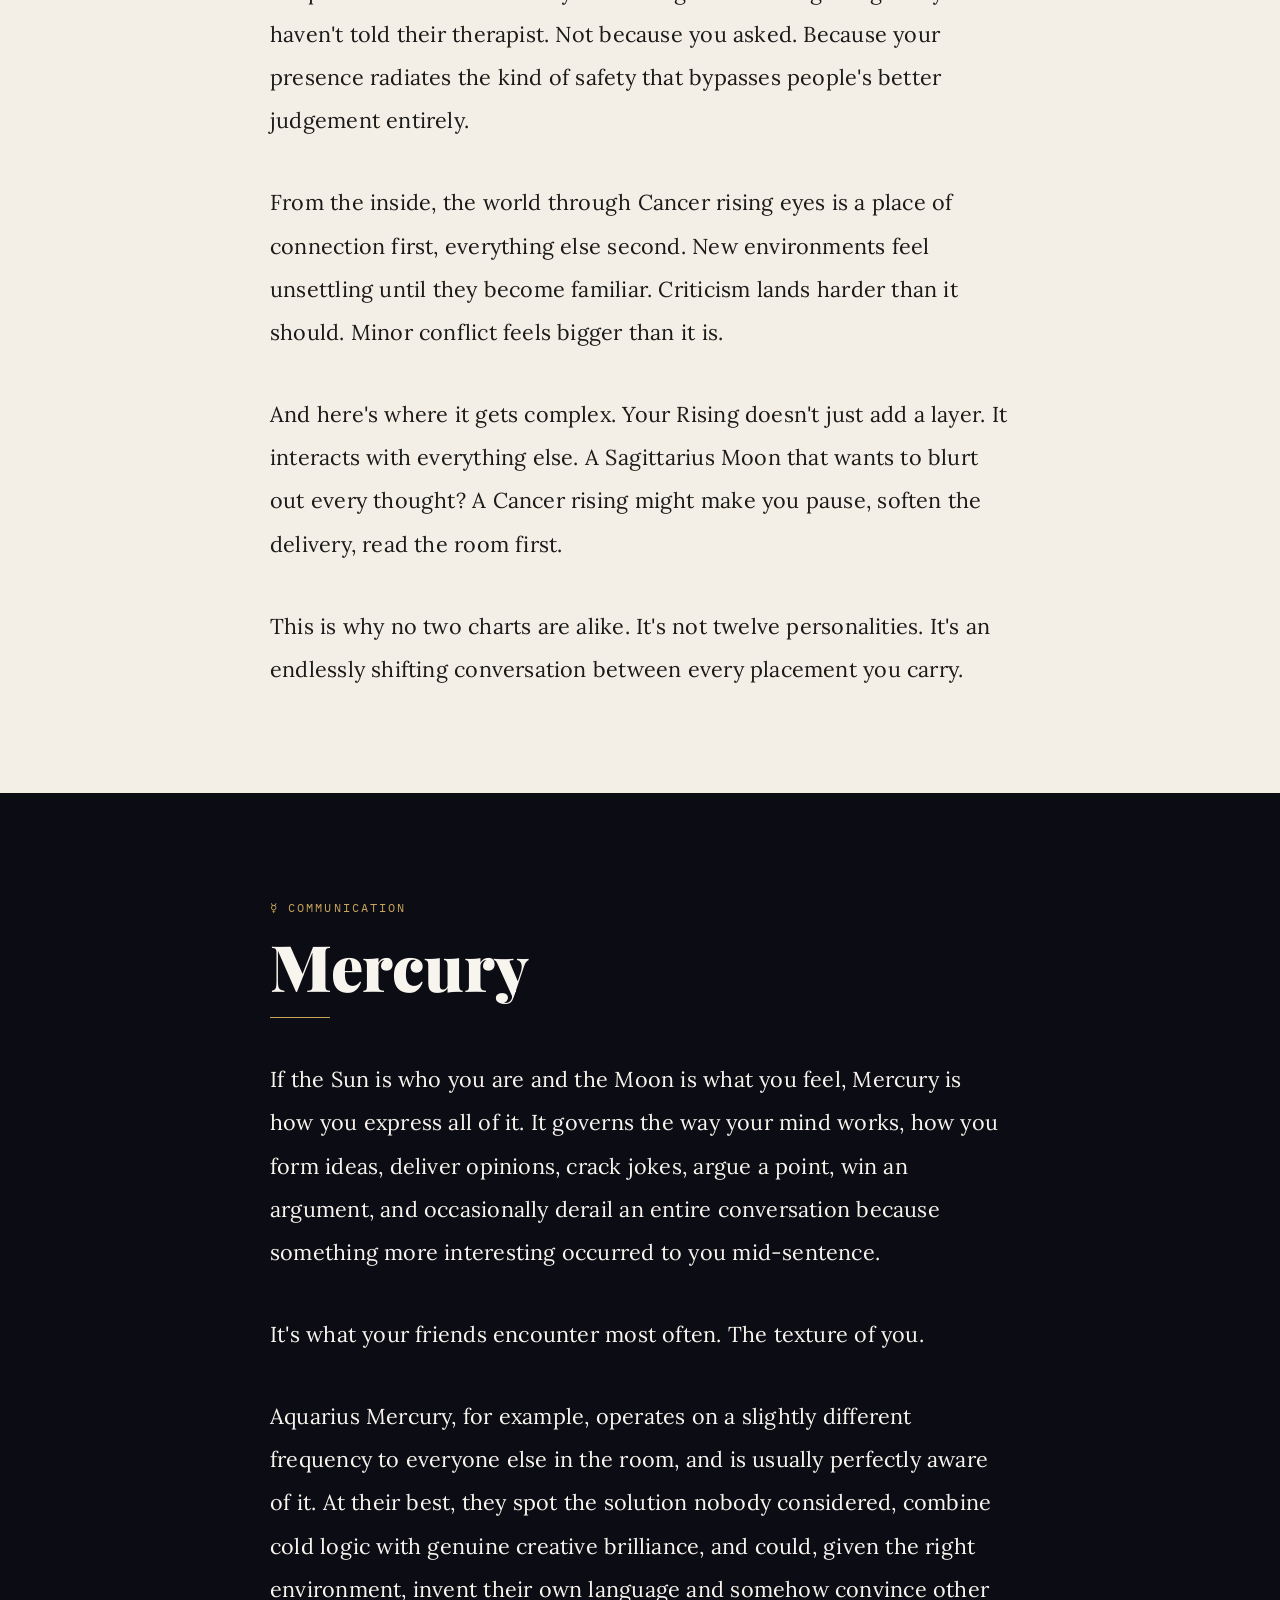
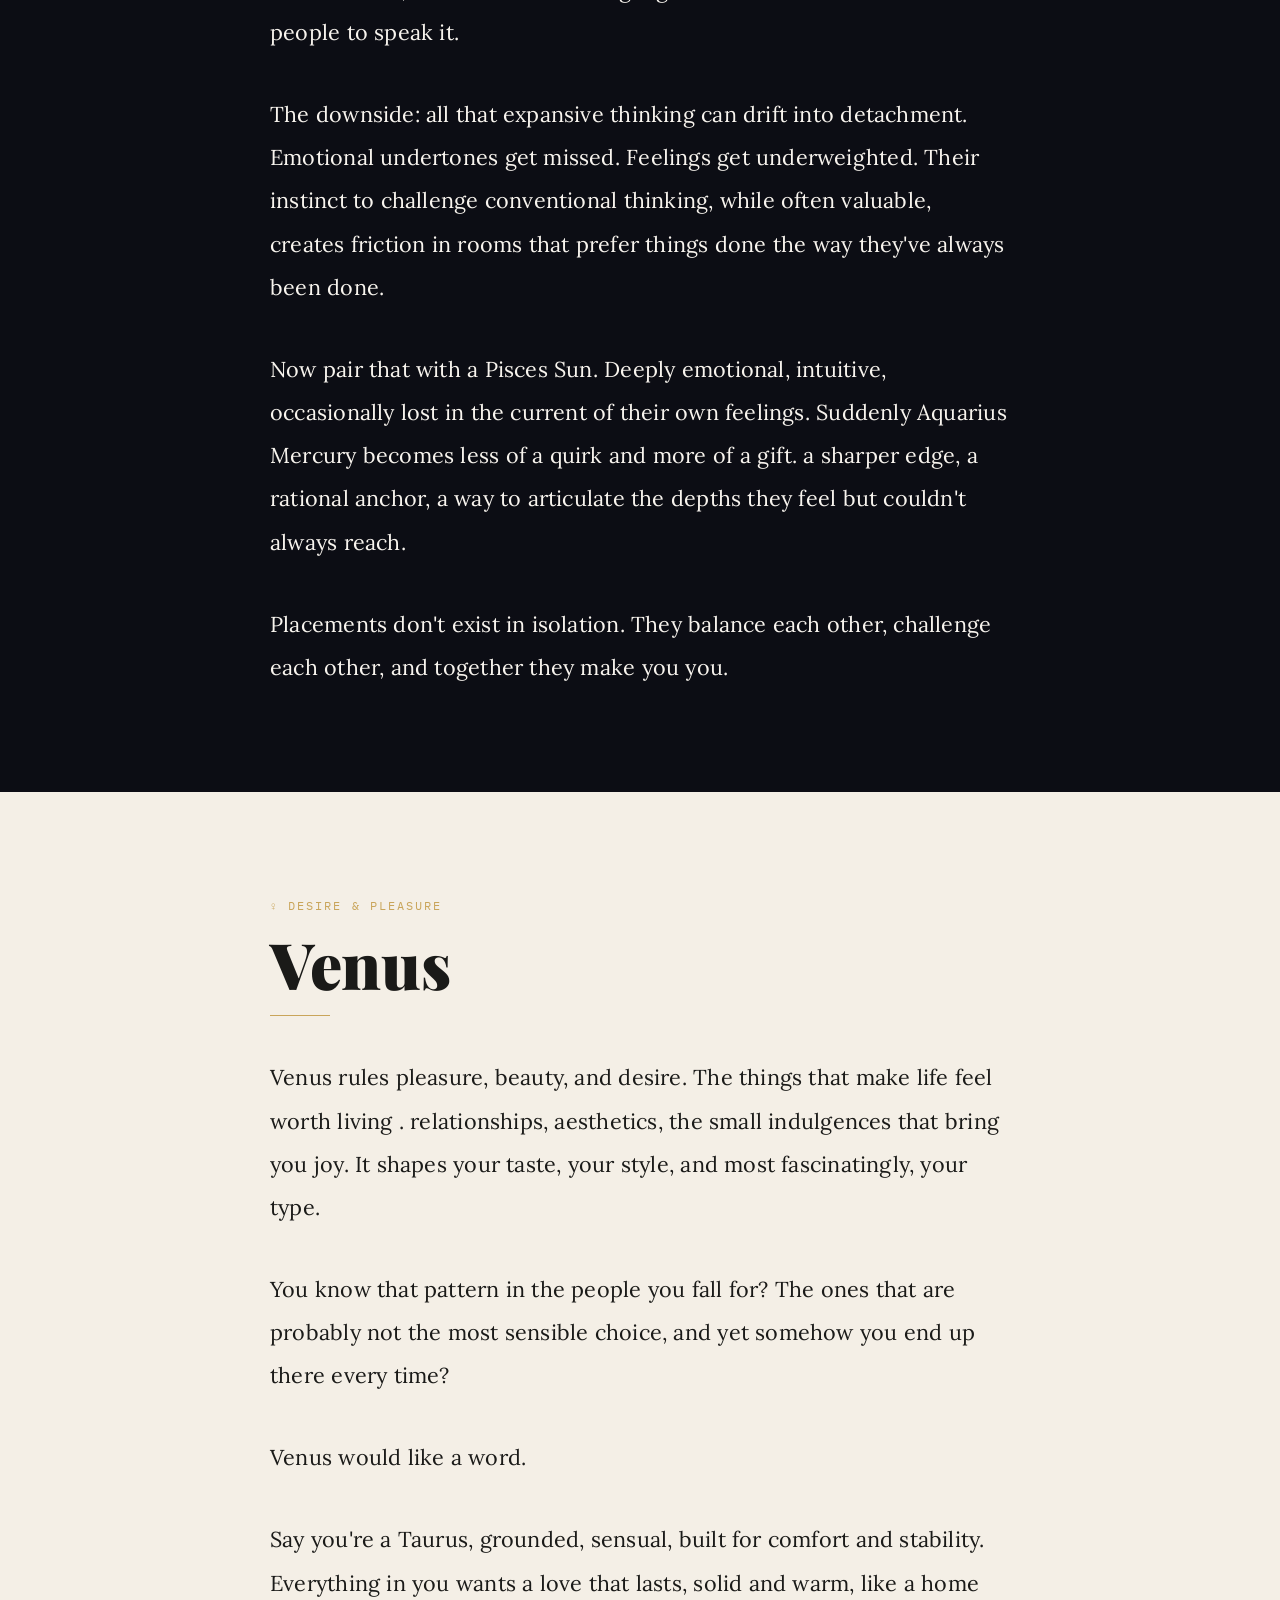
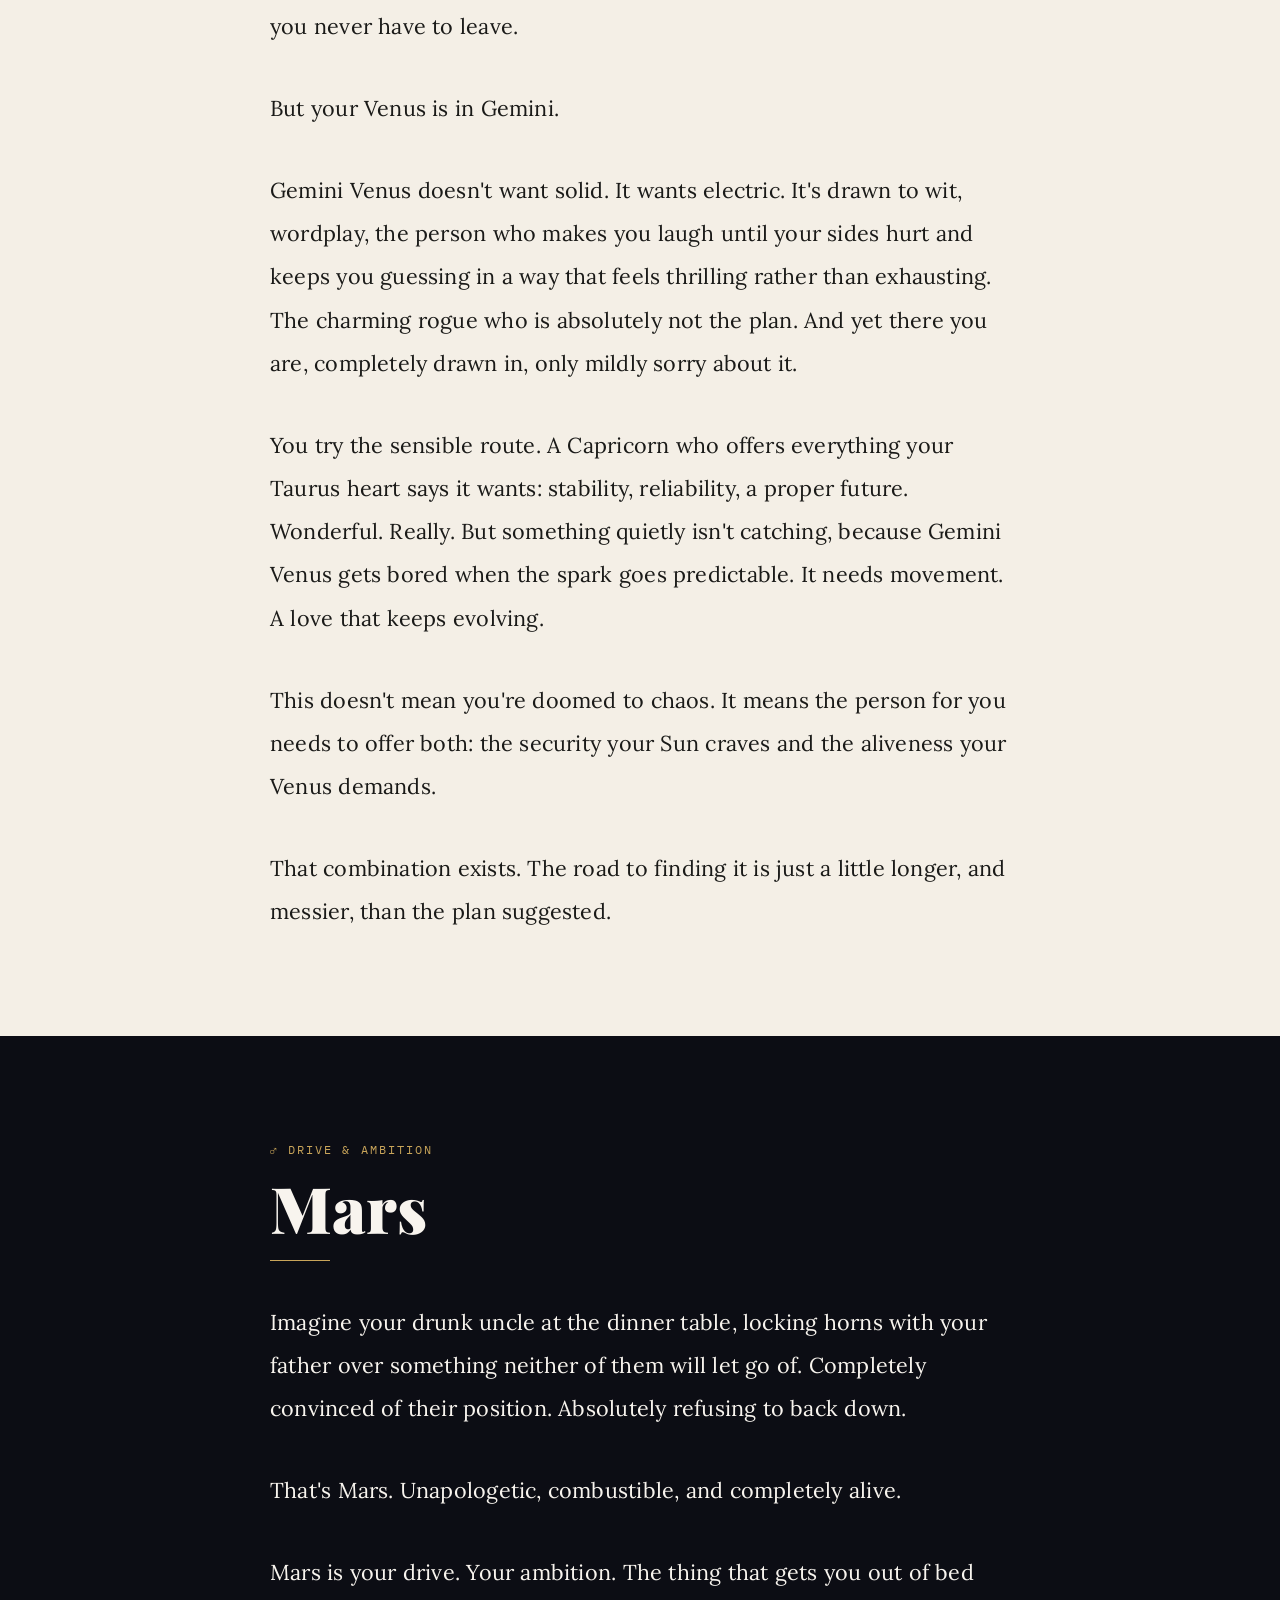
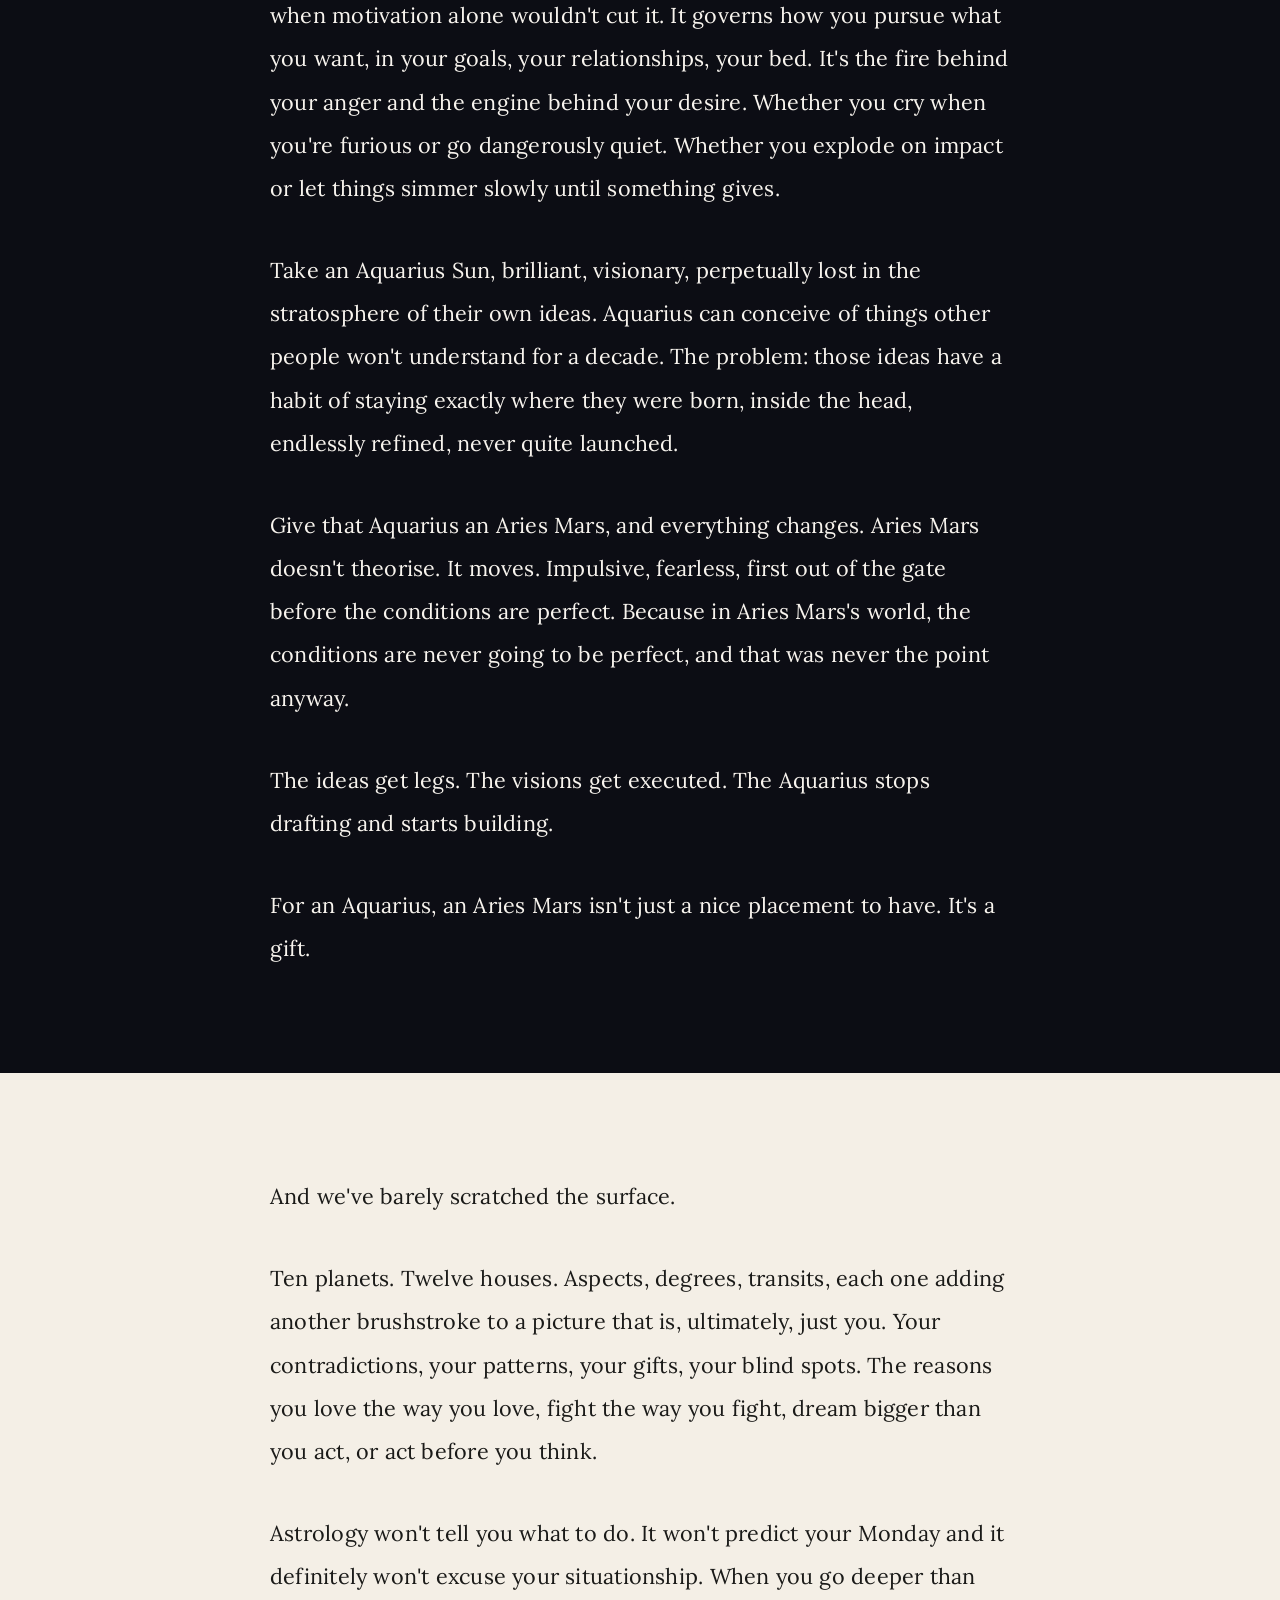
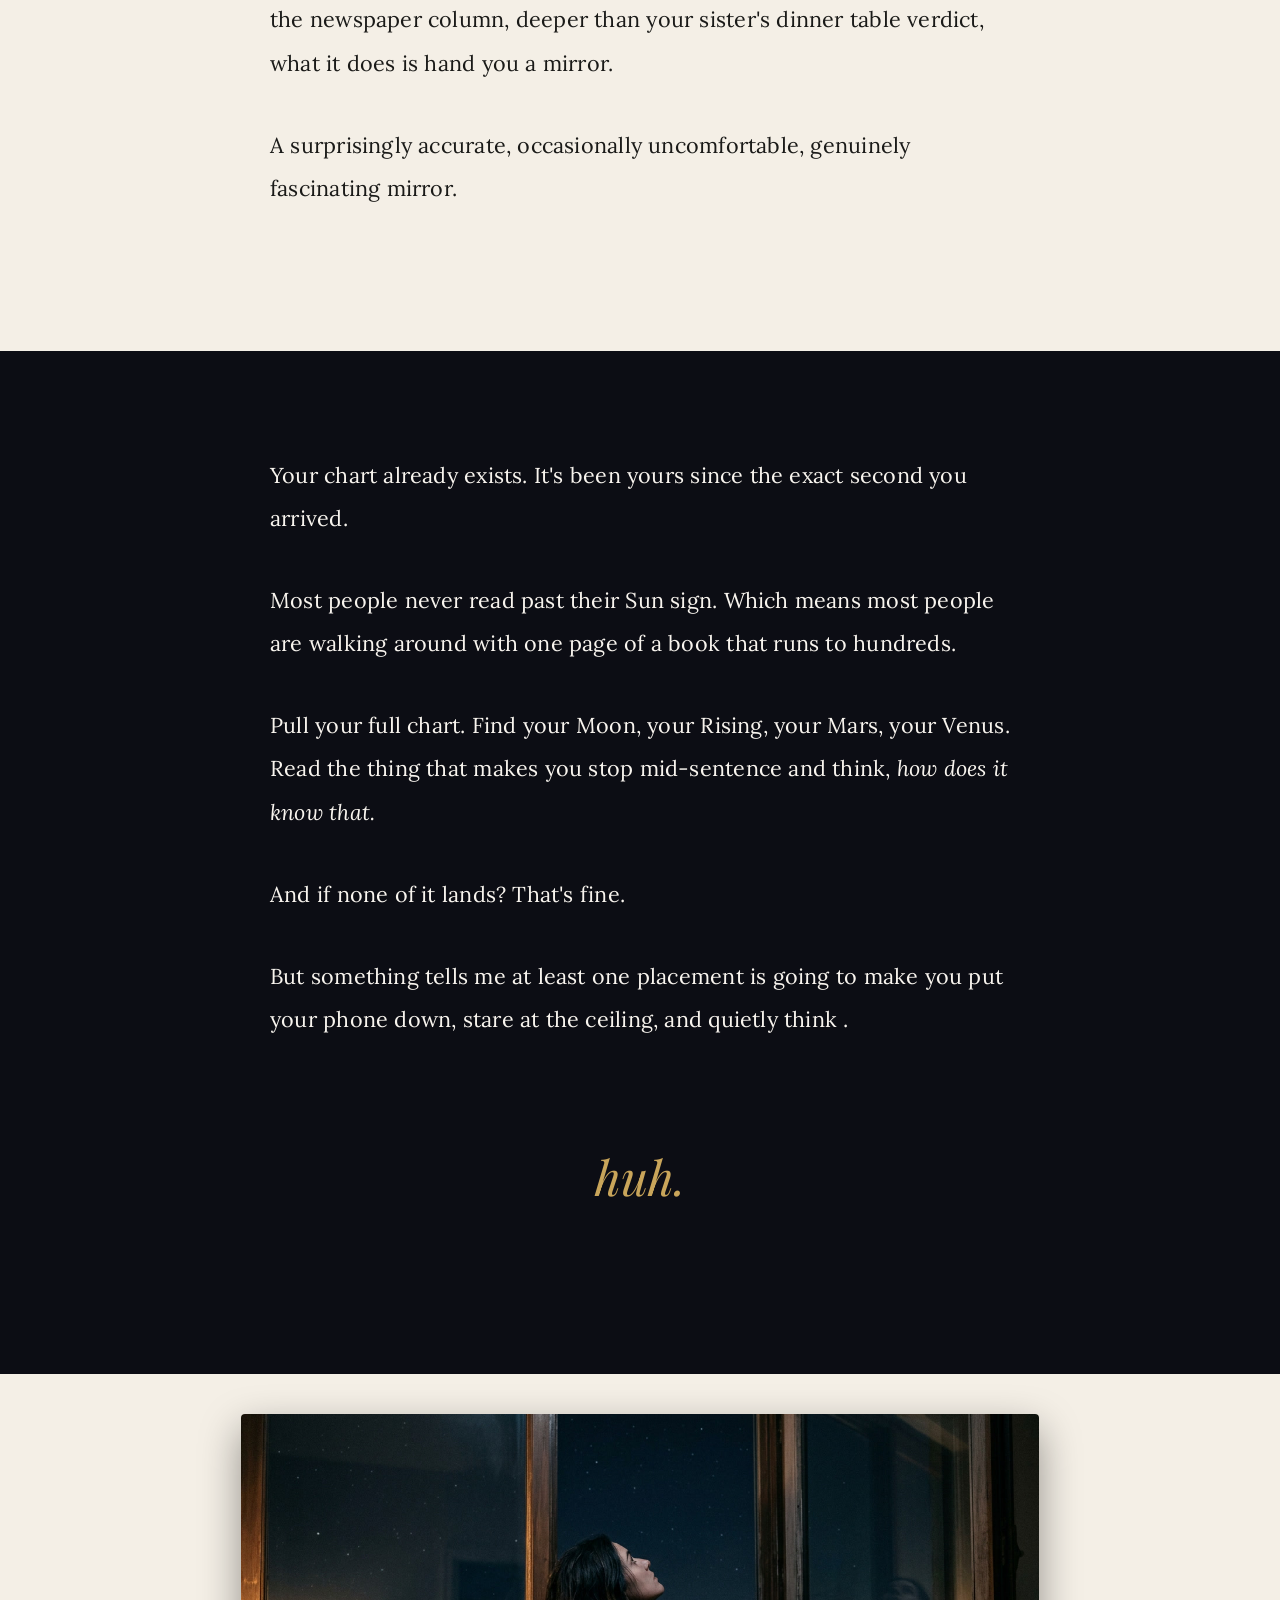
<file: work/natal/index.html>
<!DOCTYPE html>
<html lang="en">

<head>
  <meta charset="UTF-8">
  <meta name="viewport" content="width=device-width, initial-scale=1.0">
  <title>Natal. Astrology Isn't Just Your Daily Horoscope</title>
  <meta name="description"
    content="A longform exploration of natal charts, planets, and the astrology that goes far beyond your horoscope. Pull your chart. Read the map.">
  <link rel="preconnect" href="https://fonts.googleapis.com">
  <link rel="preconnect" href="https://fonts.gstatic.com" crossorigin>
  <link
    href="https://fonts.googleapis.com/css2?family=Playfair+Display:ital,wght@0,400;0,700;0,900;1,400;1,700;1,900&family=Lora:ital,wght@0,400;0,500;0,600;1,400;1,500;1,600&family=IBM+Plex+Mono:ital,wght@0,400;0,500;1,400&display=swap"
    rel="stylesheet">
  <style>
    *,
    *::before,
    *::after {
      margin: 0;
      padding: 0;
      box-sizing: border-box;
    }

    :root {
      --navy: #0c0d14;
      --cream: #f4efe6;
      --gold: #c9a55a;
      --terracotta: #b56b45;
      --smoke: #7a7872;
      --off-white: #f8f4ee;
      --near-black: #1a1a18;
      --font-display: 'Playfair Display', Georgia, serif;
      --font-body: 'Lora', 'Times New Roman', serif;
      --font-mono: 'IBM Plex Mono', 'Courier New', monospace;
    }

    html {
      scroll-behavior: smooth;
      -webkit-font-smoothing: antialiased;
      -moz-osx-font-smoothing: grayscale;
    }

    body {
      margin: 0;
      padding: 0;
      background: var(--cream);
      color: var(--near-black);
      font-family: var(--font-body);
      font-size: 18px;
      line-height: 2;
      overflow-x: hidden;
    }

    /* ─── NAVIGATION ─── */
    .nav {
      position: fixed;
      top: 0;
      left: 0;
      right: 0;
      z-index: 1000;
      background: rgba(12, 13, 20, 0.92);
      backdrop-filter: blur(12px);
      -webkit-backdrop-filter: blur(12px);
      display: flex;
      align-items: center;
      justify-content: space-between;
      padding: 0 clamp(1.5rem, 4vw, 3rem);
      height: 60px;
      border-bottom: 1px solid rgba(201, 165, 90, 0.12);
    }

    .nav-brand {
      font-family: var(--font-display);
      font-size: 1.35rem;
      font-weight: 700;
      color: var(--off-white);
      letter-spacing: 0.02em;
    }

    .nav-tag {
      font-family: var(--font-mono);
      font-size: 0.7rem;
      color: var(--smoke);
      letter-spacing: 0.08em;
      text-transform: uppercase;
    }

    /* ─── HERO ─── */
    .hero {
      min-height: 100vh;
      background: var(--navy);
      display: flex;
      flex-direction: column;
      align-items: center;
      justify-content: center;
      text-align: center;
      padding: 80px clamp(1.5rem, 5vw, 4rem) 4rem;
      position: relative;
      overflow: hidden;
    }

    .hero>*:not(#hero-stars) {
      z-index: 1;
      position: relative;
    }

    #hero-stars {
      position: absolute;
      top: 0;
      left: 0;
      width: 100%;
      height: 100%;
      z-index: 0;
      pointer-events: none;
    }

    .hero-label {
      font-family: var(--font-mono);
      font-size: 0.72rem;
      color: var(--gold);
      letter-spacing: 0.18em;
      text-transform: uppercase;
      margin-bottom: 2.5rem;
      opacity: 0;
      transform: translateY(24px);
    }

    .hero-headline {
      font-family: var(--font-display);
      font-weight: 900;
      font-size: clamp(2.8rem, 7vw, 5.5rem);
      line-height: 1.08;
      color: var(--off-white);
      max-width: 900px;
      margin-bottom: 2rem;
      opacity: 0;
      transform: translateY(24px);
    }

    .hero-subline {
      font-family: var(--font-body);
      font-style: italic;
      font-size: clamp(1rem, 2vw, 1.2rem);
      color: var(--smoke);
      max-width: 600px;
      margin-bottom: 2.5rem;
      opacity: 0;
      transform: translateY(24px);
    }

    .hero-rule {
      width: 80px;
      height: 1px;
      background: var(--gold);
      border: none;
      opacity: 0;
      transform: translateY(24px);
    }

    .hero-animate {
      transition: opacity 0.7s cubic-bezier(0.25, 0.46, 0.45, 0.94),
        transform 0.7s cubic-bezier(0.25, 0.46, 0.45, 0.94);
    }

    .hero-animate.visible {
      opacity: 1;
      transform: translateY(0);
    }

    /* ─── NEW THEMATIC ENHANCEMENTS ─── */
    .section-gap {
      height: 0;
      background: none;
      pointer-events: none;
      width: 100%;
    }

    .planet-section--dark,
    .closing-dark,
    .thesis-section {
      position: relative;
    }



    #cursor-glow {
      position: fixed;
      top: 0;
      left: 0;
      width: 100vw;
      height: 100vh;
      pointer-events: none;
      z-index: 2;
      background: transparent;
    }

    .planet-glyph {
      display: inline-block;
      transition: transform 0.6s ease, color 0.6s ease;
    }

    .planet-glyph.pulse {
      transform: scale(1.3);
      color: var(--gold);
    }

    #progress-bar {
      position: fixed;
      top: 0;
      left: 0;
      height: 2px;
      background: var(--gold);
      z-index: 1001;
      width: 0%;
      pointer-events: none;
    }

    /* ─── NEW INTERACTIVE LAYERS CSS ─── */
    #constellation-overlay {
      position: fixed;
      top: 0;
      left: 0;
      width: 100vw;
      height: 100vh;
      pointer-events: none;
      z-index: 5;
    }

    .zodiac-wheel-container {
      margin-top: 3.5rem;
      width: 280px;
      height: 280px;
      opacity: 0;
      transform: translateY(24px);
      z-index: 1;
      position: relative;
    }

    .zodiac-wheel-container.visible {
      opacity: 1;
      transform: translateY(0);
    }

    .zodiac-wheel {
      width: 100%;
      height: 100%;
      display: block;
    }

    .zodiac-wheel-outer {
      transform-origin: 140px 140px;
      animation: spinWheel 60s linear infinite;
    }

    @keyframes spinWheel {
      from {
        transform: rotate(0deg);
      }

      to {
        transform: rotate(360deg);
      }
    }

    .zodiac-glyph {
      fill: var(--smoke);
      font-family: var(--font-body);
      font-size: 16px;
      text-anchor: middle;
      transform-origin: center;
      transform-box: fill-box;
      transition: fill 0.3s ease, transform 0.3s cubic-bezier(0.23, 1, 0.32, 1);
      pointer-events: none;
    }

    .zodiac-segment {
      cursor: pointer;
    }

    .zodiac-segment:hover .zodiac-glyph {
      fill: var(--gold);
      transform: scale(1.4);
    }

    .planet-name-wrapper {
      position: relative;
      display: inline-block;
    }

    .planet-tooltip {
      position: absolute;
      top: 100%;
      left: 0;
      margin-top: 4px;
      background: var(--navy);
      color: var(--gold);
      font-family: var(--font-mono);
      font-size: 0.72rem;
      padding: 1rem 1.2rem;
      border: 1px solid rgba(201, 165, 90, 0.2);
      opacity: 0;
      visibility: hidden;
      transition: opacity 0.2s ease, visibility 0.2s ease;
      pointer-events: none;
      z-index: 10;
      display: grid;
      grid-template-columns: 1fr 1fr;
      gap: 0.6rem 1.5rem;
      width: max-content;
      box-shadow: 0 10px 30px rgba(0, 0, 0, 0.3);
    }

    .planet-name-wrapper:hover .planet-tooltip {
      opacity: 1;
      visibility: visible;
    }

    /* ─── READING SECTIONS (cream) ─── */
    .reading-section {
      background: var(--cream);
      padding: clamp(4rem, 8vw, 7rem) clamp(1.5rem, 5vw, 3rem);
    }

    .reading-section .container {
      max-width: 740px;
      margin: 0 auto;
    }

    .reading-section p {
      font-family: var(--font-body);
      font-size: clamp(1.15rem, 2.5vw, 1.35rem);
      font-weight: 400;
      line-height: 2;
      letter-spacing: 0.01em;
      color: var(--near-black);
      margin-bottom: 1.8em;
    }

    .reading-section p:last-child {
      margin-bottom: 0;
    }

    /* ─── DARK SECTIONS ─── */
    .dark-section {
      background: var(--navy);
      padding: clamp(4rem, 8vw, 7rem) clamp(1.5rem, 5vw, 3rem);
    }

    .dark-section .container {
      max-width: 740px;
      margin: 0 auto;
    }

    .dark-section p {
      font-family: var(--font-body);
      font-size: clamp(1.15rem, 2.5vw, 1.35rem);
      font-weight: 400;
      line-height: 2;
      letter-spacing: 0.01em;
      color: var(--off-white);
      margin-bottom: 1.8em;
    }

    .dark-section p:last-child {
      margin-bottom: 0;
    }

    /* ─── THESIS SECTION ─── */
    .thesis-section {
      background: var(--navy);
      padding: clamp(5rem, 10vw, 8rem) clamp(1.5rem, 5vw, 3rem);
      text-align: center;
    }

    .thesis-statement {
      font-family: var(--font-display);
      font-weight: 900;
      font-size: clamp(2rem, 5vw, 3.5rem);
      color: var(--gold);
      line-height: 1.15;
      max-width: 700px;
      margin: 0 auto 2.5rem;
    }

    .thesis-section p {
      font-family: var(--font-body);
      font-size: clamp(1.15rem, 2.5vw, 1.35rem);
      font-weight: 400;
      line-height: 2;
      letter-spacing: 0.01em;
      color: var(--off-white);
      max-width: 740px;
      margin: 0 auto 1.8em;
      text-align: left;
    }

    .thesis-section .heres-how {
      font-style: italic;
      color: var(--gold);
      text-align: center;
      margin-top: 1rem;
    }

    /* ─── PLANET SECTIONS ─── */
    .planet-section {
      padding: clamp(4rem, 8vw, 7rem) clamp(1.5rem, 5vw, 3rem);
    }

    .planet-section .container {
      max-width: 740px;
      margin: 0 auto;
    }

    .planet-section--cream {
      background: var(--cream);
    }

    .planet-section--cream p {
      color: var(--near-black);
    }

    .planet-section--cream .planet-name {
      color: var(--near-black);
    }

    .planet-section--dark {
      background: var(--navy);
    }

    .planet-section--dark p {
      color: var(--off-white);
    }

    .planet-section--dark .planet-name {
      color: var(--off-white);
    }

    .planet-label {
      font-family: var(--font-mono);
      font-size: 0.72rem;
      color: var(--gold);
      letter-spacing: 0.18em;
      text-transform: uppercase;
      margin-bottom: 0.75rem;
      opacity: 0;
      transform: translateX(-30px);
      transition: opacity 0.6s ease, transform 0.6s ease;
    }

    .planet-name {
      font-family: var(--font-display);
      font-weight: 900;
      font-size: clamp(2.5rem, 5vw, 4rem);
      line-height: 1.1;
      margin-bottom: 1rem;
      opacity: 0;
      transform: translateX(-30px);
      transition: opacity 0.6s ease, transform 0.6s ease;
      transition-delay: 0.1s;
    }

    .planet-rule {
      width: 60px;
      height: 1px;
      background: var(--gold);
      border: none;
      margin-bottom: 2.5rem;
      opacity: 0;
      transform: translateX(-30px);
      transition: opacity 0.6s ease, transform 0.6s ease;
      transition-delay: 0.2s;
    }

    .planet-section p {
      font-family: var(--font-body);
      font-size: clamp(1.15rem, 2.5vw, 1.35rem);
      font-weight: 400;
      line-height: 2;
      letter-spacing: 0.01em;
      margin-bottom: 1.8em;
    }

    .planet-section p:last-child {
      margin-bottom: 0;
    }

    .planet-label.visible,
    .planet-name.visible,
    .planet-rule.visible {
      opacity: 1;
      transform: translateX(0);
    }

    /* ─── PULL QUOTE ─── */
    .pull-quote {
      font-family: var(--font-display);
      font-style: italic;
      font-size: clamp(1.5rem, 3.5vw, 2.2rem);
      line-height: 1.45;
      color: var(--gold);
      border-left: 3px solid var(--terracotta);
      padding-left: clamp(1.5rem, 3vw, 2.5rem);
      margin: 2.5rem 0 2.5rem -1rem;
      max-width: 110%;
      opacity: 0;
      transform: scale(0.9);
      transition: opacity 1.2s cubic-bezier(0.23, 1, 0.32, 1),
        transform 1.2s cubic-bezier(0.23, 1, 0.32, 1);
    }

    .pull-quote.visible {
      opacity: 1;
      transform: scale(1);
    }

    /* ─── CLOSING SECTION ─── */
    .closing-cream {
      background: var(--cream);
      padding: clamp(4rem, 8vw, 7rem) clamp(1.5rem, 5vw, 3rem);
    }

    .closing-cream .container {
      max-width: 740px;
      margin: 0 auto;
    }

    .closing-cream p {
      font-family: var(--font-body);
      font-size: clamp(1.15rem, 2.5vw, 1.35rem);
      font-weight: 400;
      line-height: 2;
      letter-spacing: 0.01em;
      color: var(--near-black);
      margin-bottom: 1.8em;
    }

    .closing-dark {
      background: var(--navy);
      padding: clamp(4rem, 8vw, 7rem) clamp(1.5rem, 5vw, 3rem);
    }

    .closing-dark .container {
      max-width: 740px;
      margin: 0 auto;
    }

    .closing-dark p {
      font-family: var(--font-body);
      font-size: clamp(1.15rem, 2.5vw, 1.35rem);
      font-weight: 400;
      line-height: 2;
      letter-spacing: 0.01em;
      color: var(--off-white);
      margin-bottom: 1.8em;
    }

    .huh {
      font-family: var(--font-display);
      font-style: italic;
      font-size: clamp(2rem, 4vw, 3rem);
      color: var(--gold);
      text-align: center;
      padding: 3rem 0;
      opacity: 0;
      transition: opacity 2s ease;
    }

    .huh.visible {
      opacity: 1;
    }

    /* ─── CTA SECTION ─── */
    .cta-section {
      background: var(--navy);
      padding: clamp(4rem, 8vw, 6rem) clamp(1.5rem, 5vw, 3rem);
      text-align: center;
    }

    .cta-headline {
      font-family: var(--font-display);
      font-weight: 900;
      font-size: clamp(1.8rem, 4vw, 3rem);
      color: var(--off-white);
      max-width: 700px;
      margin: 0 auto 2.5rem;
      line-height: 1.15;
    }

    .cta-button {
      display: block;
      width: 100%;
      max-width: 740px;
      margin: 0 auto 1.5rem;
      padding: 1.25rem 2rem;
      background: var(--gold);
      color: var(--navy);
      font-family: var(--font-mono);
      font-size: clamp(0.7rem, 1.5vw, 0.85rem);
      font-weight: 500;
      letter-spacing: 0.14em;
      text-transform: uppercase;
      text-decoration: none;
      border: 2px solid var(--gold);
      border-radius: 0;
      cursor: pointer;
      transition: background 0.3s ease, color 0.3s ease, border-color 0.3s ease;
    }

    .cta-button:hover {
      background: var(--navy);
      color: var(--gold);
      border-color: var(--gold);
    }

    .cta-footnote {
      font-family: var(--font-mono);
      font-size: 0.72rem;
      color: var(--smoke);
      letter-spacing: 0.06em;
      max-width: 500px;
      margin: 0 auto;
    }

    /* ─── SCROLL ANIMATION UTILITY ─── */
    .fade-in {
      opacity: 0;
      transform: translateY(20px);
      transition: opacity 0.6s ease, transform 0.6s ease;
    }

    .fade-in.visible {
      opacity: 1;
      transform: translateY(0);
    }

    /* ─── RESPONSIVE ─── */
    @media (max-width: 600px) {
      .nav {
        height: 52px;
        padding: 0 1.2rem;
      }

      .nav-brand {
        font-size: 1.15rem;
      }

      .hero {
        padding: 70px 1.2rem 3rem;
      }

      .pull-quote {
        margin-left: 0;
        max-width: 100%;
      }
    }
    @media (prefers-reduced-motion: reduce) {
      *, *::before, *::after {
        animation-duration: 0.01ms !important;
        animation-iteration-count: 1 !important;
        transition-duration: 0.01ms !important;
        transition-delay: 0ms !important;
      }
    }
  </style>
</head>

<body>
    <a href="../../index.html#before" style="position: fixed; left: 16px; bottom: 16px; z-index: 99999; display: inline-flex; gap: 8px; align-items: center; padding: 10px 16px; border-radius: 999px; background: #0a0a0c; color: #ecebe6; font: 500 13px/1.2 Inter, system-ui, sans-serif; text-decoration: none; box-shadow: 0 6px 20px rgba(0,0,0,0.25);">&larr; Kamila O. &middot; Spec piece, pre-agency</a>


  <noscript>
    <style>
      .fade-up, .fade-in, .fade-in.slow, .reveal, .anim, .scroll-fade,
      .hero-animate, .hero-eyebrow, .hero-headline, .hero-subline, .hero-rule,
      .hero-line span, .zodiac-wheel-container, .case-file, .hero-label,
      [data-hero], .section-block, .fade-section {
        opacity: 1 !important;
        transform: none !important;
      }
    </style>
  </noscript>

  <div id="progress-bar"></div>
  <div id="cursor-glow"></div>
  <canvas id="constellation-overlay"></canvas>

  <!-- ─── NAVIGATION ─── -->
  <nav class="nav" role="navigation">
    <div class="nav-brand">Natal</div>
    <div class="nav-tag">Beyond the Horoscope.</div>
  </nav>

  <!-- ─── HERO ─── -->
  <section class="hero" id="hero">
    <canvas id="hero-stars"></canvas>
    <div class="hero-label hero-animate" id="hero-label">The Natal Chart</div>
    <h1 class="hero-headline hero-animate" id="hero-headline">Astrology Isn't Just Your Daily Horoscope.</h1>
    <p class="hero-subline hero-animate" id="hero-subline">Didn't see that coming, did you? Good. Keep reading.</p>
    <hr class="hero-rule hero-animate" id="hero-rule">
    <div class="zodiac-wheel-container hero-animate" id="hero-wheel">
      <svg id="zodiac-wheel" class="zodiac-wheel" viewBox="0 0 280 280" xmlns="http://www.w3.org/2000/svg">
        <circle cx="140" cy="140" r="139" fill="none" stroke="var(--gold)" stroke-opacity="0.2" stroke-width="1" />
        <circle cx="140" cy="140" r="105" fill="none" stroke="var(--gold)" stroke-opacity="0.3" stroke-width="1" />
        <circle cx="140" cy="140" r="95" fill="none" stroke="var(--smoke)" stroke-opacity="0.2" stroke-width="1" />
        <circle cx="140" cy="140" r="3" fill="var(--gold)" fill-opacity="0.5" />
        <g class="zodiac-wheel-outer" id="zodiac-outer"></g>
      </svg>
    </div>
  </section>

  <div class="section-gap"></div>

  <!-- ─── INTRO. CREAM ─── -->
  <section class="reading-section">
    <div class="container">
      <p class="fade-in">When most people hear the word astrology, their eyes glaze over. Or roll. Possibly both.</p>
      <p class="fade-in">And honestly? That's fair.</p>
      <p class="fade-in">It probably starts somewhere in childhood. Your older sister glances at you across the dinner
        table and says, "you're such a Libra," with the kind of confidence that only older sisters possess. You have no
        idea what a Libra is. She explains: twelve zodiac signs, birthdays, characteristics, the whole thing. She's a
        Sagittarius, she tells you proudly. Fiery, opinionated, born to travel. "I'll plan the next trip," she
        announces, "because I'm a Sagittarius and I simply know best."</p>
      <p class="fade-in">You think: what is this nonsense?</p>
      <p class="fade-in">But then it keeps happening. At school, at university, at family gatherings. So one day you
        Google it. Some of it fits, some of it doesn't. Then your aunt catches you off guard. "Oh, you're a Libra? Your
        Monday is going to be amazing, but watch your spending." Monday arrives. It's a disaster. Wallet perfectly
        intact, spirit thoroughly crushed.</p>
      <p class="fade-in">You write the whole thing off. Decide that anyone who believes in astrology is, to put it
        diplomatically, not entirely well.</p>
      <p class="fade-in">Here's the thing though.</p>
      <p class="fade-in">Horoscopes? Largely nonsense. The kind your aunt reads from a newspaper over her morning tea . 
        yes, let that go.</p>
      <p class="fade-in">But astrology itself? That's a different conversation entirely.</p>
    </div>
  </section>

  <div class="container" style="max-width: 900px; margin: 0 auto; padding: 0 4vw;">
      <img src="./assets/NATAL-1.jpg" alt="" style="width: 100%; aspect-ratio: 16/9; object-fit: cover; border-radius: 4px; box-shadow: 0 10px 30px rgba(0,0,0,0.1);" loading="lazy">
  </div>

  <div class="section-gap"></div>

  <!-- ─── THESIS. DARK ─── -->
  <section class="thesis-section">
    <div class="thesis-statement fade-in">Eight billion people. Twelve types.</div>
    <p class="fade-in">Think about it this way. If astrology were really just twelve personalities, you'd be meeting the
      same twelve people on a loop for the rest of your life. The same Taurus on the bus. The same Cancer at the coffee
      shop. The same Scorpio at every party, giving you that look.</p>
    <p class="fade-in">The math alone should make us suspicious.</p>
    <p class="fade-in">But astrology was never meant to work that way.</p>
    <p class="fade-in">The moment you were born, everything was in motion. The planets, the stars, the sun, the moon,
      each one sitting in a specific position in the sky, at a specific degree, at that specific hour, minute, and
      second. That arrangement has never existed before. It will never exist again. It was, in the most literal sense, a
      snapshot of the universe taken just for you.</p>
    <p class="fade-in">That's your natal chart. That's you.</p>
    <p class="fade-in">You are not simply a Taurus. You are not just a Cancer. You are an entire cosmos compressed into
      a single moment, and astrology is the language used to read it.</p>
    <p class="fade-in heres-how">Here's how.</p>
  </section>

  <div class="section-gap"></div>

  <!-- ─── THE SUN. CREAM ─── -->
  <section class="planet-section planet-section--cream" id="sun">
    <div class="container">
      <div class="planet-label"><span class="planet-glyph">☉</span> Core Identity</div>
      <h2 class="planet-name">The Sun</h2>
      <hr class="planet-rule">
      <p class="fade-in">This is what your sister was talking about at the dinner table. Libra, Aries, Pisces, whatever
        yours is, it's determined by the day and month you were born, and it does mean something real. When you read
        your sign's description and some of it lands with uncomfortable accuracy, that's why.</p>
      <p class="fade-in">But the Sun sign is your most primal self. The version of you that existed before life got
        complicated, before heartbreak, growth, and hard lessons shaped you into who you are today. You see it most
        clearly in children, in that unfiltered, instinctive way they move through the world.</p>
      <p class="fade-in">It's real. It's just not the whole story.</p>
    </div>
  </section>

  <div class="container" style="max-width: 900px; margin: 0 auto; padding: 0 4vw;">
      <img src="./assets/NATAL-2.jpg" alt="" style="width: 100%; aspect-ratio: 16/9; object-fit: cover; border-radius: 4px; box-shadow: 0 10px 30px rgba(0,0,0,0.3);" loading="lazy">
  </div>

  <div class="section-gap"></div>

  <!-- ─── THE MOON. DARK ─── -->
  <section class="planet-section planet-section--dark" id="moon">
    <div class="container">
      <div class="planet-label"><span class="planet-glyph">☽</span> Inner World</div>
      <h2 class="planet-name">The Moon</h2>
      <hr class="planet-rule">
      <p class="fade-in">The Sun stays in each sign for about a month. The Moon moves faster, shifting every two and a
        half days. Which means the timing of your birth matters enormously here. A few days in either direction, and
        you're dealing with something entirely different.</p>
      <p class="fade-in">What the Moon deals in is this: your interior life. The feelings you share freely with the
        people closest to you and carefully guard from everyone else.</p>
      <p class="fade-in">Say you're an Aries, all fire and impulse, first to act, first to speak, zero filter. Astrology
        would have you permanently on the verge of combustion. But your Moon is in Virgo. Grounded, controlled, quietly
        analytical. So your Moon steps in, steadies the flame, teaches you to check yourself before the explosion. You
        process internally. You hold it together in public. And more than once, someone has looked at you slightly
        puzzled and said,</p>
      <div class="pull-quote">"wait, you're an Aries? You seem so… calm."</div>
      <p class="fade-in">That's the Moon at work. It doesn't cancel your Sun. It collaborates with it, complicates it,
        adds depth to it.</p>
      <p class="fade-in">It is, without question, one of the most revealing placements in the entire chart.</p>
    </div>
  </section>

  <div class="section-gap"></div>

  <!-- ─── THE RISING SIGN. CREAM ─── -->
  <section class="planet-section planet-section--cream" id="rising">
    <div class="container">
      <div class="planet-label"><span class="planet-glyph">↑</span> First Impression</div>
      <h2 class="planet-name">The Rising Sign</h2>
      <hr class="planet-rule">
      <p class="fade-in">This one shifts every two hours. Not every two days. Not every month. Every two hours.</p>
      <p class="fade-in">Which is why someone born on the exact same day as you can feel like a completely different
        species. Same Sun, same Moon potentially, and yet you meet them and think: we share a birthday? In what universe
        are we the same person?</p>
      <p class="fade-in">Your Rising Sign is the first impression you make before you've said a single word. The energy
        you carry into a room. The instinct strangers act on in the first few seconds of meeting you.</p>
      <p class="fade-in">Take Cancer rising. To the outside world, you read as warmth itself. approachable, nurturing,
        the kind of person who reminds people of their favourite parent on a good day. You could be sitting quietly at a
        bar, minding your own business, and a complete stranger three drinks deep will materialise beside you and begin
        confessing things they haven't told their therapist. Not because you asked. Because your presence radiates the
        kind of safety that bypasses people's better judgement entirely.</p>
      <p class="fade-in">From the inside, the world through Cancer rising eyes is a place of connection first,
        everything else second. New environments feel unsettling until they become familiar. Criticism lands harder than
        it should. Minor conflict feels bigger than it is.</p>
      <p class="fade-in">And here's where it gets complex. Your Rising doesn't just add a layer. It interacts with
        everything else. A Sagittarius Moon that wants to blurt out every thought? A Cancer rising might make you pause,
        soften the delivery, read the room first.</p>
      <p class="fade-in">This is why no two charts are alike. It's not twelve personalities. It's an endlessly shifting
        conversation between every placement you carry.</p>
    </div>
  </section>

  <div class="section-gap"></div>

  <!-- ─── MERCURY. DARK ─── -->
  <section class="planet-section planet-section--dark" id="mercury">
    <div class="container">
      <div class="planet-label"><span class="planet-glyph">☿</span> Communication</div>
      <h2 class="planet-name">Mercury</h2>
      <hr class="planet-rule">
      <p class="fade-in">If the Sun is who you are and the Moon is what you feel, Mercury is how you express all of it.
        It governs the way your mind works, how you form ideas, deliver opinions, crack jokes, argue a point, win an
        argument, and occasionally derail an entire conversation because something more interesting occurred to you
        mid-sentence.</p>
      <p class="fade-in">It's what your friends encounter most often. The texture of you.</p>
      <p class="fade-in">Aquarius Mercury, for example, operates on a slightly different frequency to everyone else in
        the room, and is usually perfectly aware of it. At their best, they spot the solution nobody considered, combine
        cold logic with genuine creative brilliance, and could, given the right environment, invent their own language
        and somehow convince other people to speak it.</p>
      <p class="fade-in">The downside: all that expansive thinking can drift into detachment. Emotional undertones get
        missed. Feelings get underweighted. Their instinct to challenge conventional thinking, while often valuable,
        creates friction in rooms that prefer things done the way they've always been done.</p>
      <p class="fade-in">Now pair that with a Pisces Sun. Deeply emotional, intuitive, occasionally lost in the current
        of their own feelings. Suddenly Aquarius Mercury becomes less of a quirk and more of a gift. a sharper edge, a
        rational anchor, a way to articulate the depths they feel but couldn't always reach.</p>
      <p class="fade-in">Placements don't exist in isolation. They balance each other, challenge each other, and
        together they make you you.</p>
    </div>
  </section>

  <div class="section-gap"></div>

  <!-- ─── VENUS. CREAM ─── -->
  <section class="planet-section planet-section--cream" id="venus">
    <div class="container">
      <div class="planet-label"><span class="planet-glyph">♀</span> Desire &amp; Pleasure</div>
      <h2 class="planet-name">Venus</h2>
      <hr class="planet-rule">
      <p class="fade-in">Venus rules pleasure, beauty, and desire. The things that make life feel worth living . 
        relationships, aesthetics, the small indulgences that bring you joy. It shapes your taste, your style, and most
        fascinatingly, your type.</p>
      <p class="fade-in">You know that pattern in the people you fall for? The ones that are probably not the most
        sensible choice, and yet somehow you end up there every time?</p>
      <p class="fade-in">Venus would like a word.</p>
      <p class="fade-in">Say you're a Taurus, grounded, sensual, built for comfort and stability. Everything in you
        wants a love that lasts, solid and warm, like a home you never have to leave.</p>
      <p class="fade-in">But your Venus is in Gemini.</p>
      <p class="fade-in">Gemini Venus doesn't want solid. It wants electric. It's drawn to wit, wordplay, the person who
        makes you laugh until your sides hurt and keeps you guessing in a way that feels thrilling rather than
        exhausting. The charming rogue who is absolutely not the plan. And yet there you are, completely drawn in, only
        mildly sorry about it.</p>
      <p class="fade-in">You try the sensible route. A Capricorn who offers everything your Taurus heart says it wants:
        stability, reliability, a proper future. Wonderful. Really. But something quietly isn't catching, because Gemini
        Venus gets bored when the spark goes predictable. It needs movement. A love that keeps evolving.</p>
      <p class="fade-in">This doesn't mean you're doomed to chaos. It means the person for you needs to offer both: the
        security your Sun craves and the aliveness your Venus demands.</p>
      <p class="fade-in">That combination exists. The road to finding it is just a little longer, and messier, than the
        plan suggested.</p>
    </div>
  </section>

  <div class="section-gap"></div>

  <!-- ─── MARS. DARK ─── -->
  <section class="planet-section planet-section--dark" id="mars">
    <div class="container">
      <div class="planet-label"><span class="planet-glyph">♂</span> Drive &amp; Ambition</div>
      <h2 class="planet-name">Mars</h2>
      <hr class="planet-rule">
      <p class="fade-in">Imagine your drunk uncle at the dinner table, locking horns with your father over something
        neither of them will let go of. Completely convinced of their position. Absolutely refusing to back down.</p>
      <p class="fade-in">That's Mars. Unapologetic, combustible, and completely alive.</p>
      <p class="fade-in">Mars is your drive. Your ambition. The thing that gets you out of bed when motivation alone
        wouldn't cut it. It governs how you pursue what you want, in your goals, your relationships, your bed. It's the
        fire behind your anger and the engine behind your desire. Whether you cry when you're furious or go dangerously
        quiet. Whether you explode on impact or let things simmer slowly until something gives.</p>
      <p class="fade-in">Take an Aquarius Sun, brilliant, visionary, perpetually lost in the stratosphere of their own
        ideas. Aquarius can conceive of things other people won't understand for a decade. The problem: those ideas have
        a habit of staying exactly where they were born, inside the head, endlessly refined, never quite launched.</p>
      <p class="fade-in">Give that Aquarius an Aries Mars, and everything changes. Aries Mars doesn't theorise. It
        moves. Impulsive, fearless, first out of the gate before the conditions are perfect. Because in Aries Mars's
        world, the conditions are never going to be perfect, and that was never the point anyway.</p>
      <p class="fade-in">The ideas get legs. The visions get executed. The Aquarius stops drafting and starts building.
      </p>
      <p class="fade-in">For an Aquarius, an Aries Mars isn't just a nice placement to have. It's a gift.</p>
    </div>
  </section>

  <div class="section-gap"></div>

  <!-- ─── CLOSING. CREAM ─── -->
  <section class="closing-cream">
    <div class="container">
      <p class="fade-in">And we've barely scratched the surface.</p>
      <p class="fade-in">Ten planets. Twelve houses. Aspects, degrees, transits, each one adding another brushstroke to
        a picture that is, ultimately, just you. Your contradictions, your patterns, your gifts, your blind spots. The
        reasons you love the way you love, fight the way you fight, dream bigger than you act, or act before you think.
      </p>
      <p class="fade-in">Astrology won't tell you what to do. It won't predict your Monday and it definitely won't
        excuse your situationship. When you go deeper than the newspaper column, deeper than your sister's dinner table
        verdict, what it does is hand you a mirror.</p>
      <p class="fade-in">A surprisingly accurate, occasionally uncomfortable, genuinely fascinating mirror.</p>
    </div>
  </section>

  <div class="section-gap"></div>

  <!-- ─── CLOSING. DARK ─── -->
  <section class="closing-dark">
    <div class="container">
      <p class="fade-in">Your chart already exists. It's been yours since the exact second you arrived.</p>
      <p class="fade-in">Most people never read past their Sun sign. Which means most people are walking around with one
        page of a book that runs to hundreds.</p>
      <p class="fade-in">Pull your full chart. Find your Moon, your Rising, your Mars, your Venus. Read the thing that
        makes you stop mid-sentence and think, <em>how does it know that.</em></p>
      <p class="fade-in">And if none of it lands? That's fine.</p>
      <p class="fade-in">But something tells me at least one placement is going to make you put your phone down, stare
        at the ceiling, and quietly think . </p>
      <div class="huh" id="huh">huh.</div>
    </div>
  </section>

  <div class="container" style="max-width: 900px; margin: 0 auto; padding: 0 4vw; margin-top: 40px; margin-bottom: -40px; position: relative; z-index: 10;">
      <img src="./assets/NATAL-3.jpg" alt="" style="width: 100%; aspect-ratio: 16/9; object-fit: cover; border-radius: 4px; box-shadow: 0 15px 40px rgba(0,0,0,0.4);" loading="lazy">
  </div>

  <!-- ─── CTA ─── -->
  <section class="cta-section">
    <h2 class="cta-headline fade-in">Your chart already exists.</h2>
    <a href="#" class="cta-button" id="cta-button">Read Your Full Chart. It Takes Two Minutes.</a>
    <p class="cta-footnote fade-in">Birth date. Birth time. Birth location. That's all it needs. What it gives you back
      is considerably more interesting.</p>
  </section>

  <script>
    (function () {
      'use strict';

      // ─── HERO STAGGER ANIMATION ───
      const heroElements = [
        document.getElementById('hero-label'),
        document.getElementById('hero-headline'),
        document.getElementById('hero-subline'),
        document.getElementById('hero-rule'),
        document.getElementById('hero-wheel')
      ];

      heroElements.forEach(function (el, i) {
        setTimeout(function () {
          if (el) el.classList.add('visible');
        }, 400 + (i * 200));
      });

      // ─── STAR PARTICLE BACKGROUND (HERO) ───
      const heroStars = document.getElementById('hero-stars');
      const ctxStars = heroStars ? heroStars.getContext('2d') : null;
      let stars = [];
      let starsActive = true;

      function initStars() {
        if (!heroStars) return;
        heroStars.width = window.innerWidth;
        heroStars.height = window.innerHeight;
        stars = [];
        for (let i = 0; i < 160; i++) {
          stars.push({
            x: Math.random() * heroStars.width,
            y: Math.random() * heroStars.height,
            r: 0.5 + Math.random() * 1.3,
            a: 0.2 + Math.random() * 0.6,
            vy: -0.1 - Math.random() * 0.3,
            isGold: Math.random() > 0.85
          });
        }
      }

      function drawStars() {
        if (!starsActive || !ctxStars) return;
        ctxStars.clearRect(0, 0, heroStars.width, heroStars.height);

        stars.forEach(function (s) {
          s.y += s.vy;
          if (s.y < -5) {
            s.y = heroStars.height + 5;
            s.x = Math.random() * heroStars.width;
          }

          ctxStars.globalAlpha = s.a;
          ctxStars.beginPath();
          ctxStars.arc(s.x, s.y, s.r, 0, Math.PI * 2);
          ctxStars.fillStyle = s.isGold ? '#c9a55a' : '#ffffff';
          ctxStars.fill();
        });

        requestAnimationFrame(drawStars);
      }

      if (heroStars) {
        initStars();
        drawStars();
        window.addEventListener('resize', initStars);

        const heroStarObserver = new IntersectionObserver(function (entries) {
          entries.forEach(function (entry) {
            const zodiacOuter = document.querySelector('.zodiac-wheel-outer');
            if (entry.isIntersecting) {
              if (!starsActive) {
                starsActive = true;
                drawStars();
              }
              if (zodiacOuter) zodiacOuter.style.animationPlayState = 'running';
            } else {
              starsActive = false;
              if (zodiacOuter) zodiacOuter.style.animationPlayState = 'paused';
            }
          });
        });
        heroStarObserver.observe(document.getElementById('hero'));
      }

      // ─── ZODIAC WHEEL GENERATION ───
      const outerWheel = document.getElementById('zodiac-outer');
      if (outerWheel) {
        const glyphs = ['♈︎', '♉︎', '♊︎', '♋︎', '♌︎', '♍︎', '♎︎', '♏︎', '♐︎', '♑︎', '♒︎', '♓︎'];
        let svgContent = '';
        glyphs.forEach(function (g, i) {
          const angle = i * 30;
          const textAngle = angle + 15;
          svgContent += '<line x1="140" y1="1" x2="140" y2="35" stroke="var(--gold)" stroke-opacity="0.2" stroke-width="1" transform="rotate(' + angle + ' 140 140)" />';
          svgContent += '<g class="zodiac-segment" transform="rotate(' + textAngle + ' 140 140)">' +
            '<rect x="120" y="1" width="40" height="34" fill="transparent" style="cursor: pointer;" />' +
            '<text x="140" y="24" class="zodiac-glyph">' + g + '</text>' +
            '</g>';
        });
        outerWheel.innerHTML = svgContent;
      }

      // ─── HOVER REVEALS (PLANET NAMES) ───
      const tooltipData = {
        'The Sun': '☉',
        'The Moon': '☽',
        'The Rising Sign': '↑',
        'Mercury': '☿',
        'Venus': '♀',
        'Mars': '♂'
      };
      const signs = ['Aries', 'Taurus', 'Gemini', 'Cancer', 'Leo', 'Virgo', 'Libra', 'Scorpio', 'Sagittarius', 'Capricorn', 'Aquarius', 'Pisces'];

      document.querySelectorAll('.planet-name').forEach(function (el) {
        const planetText = el.textContent.trim();
        const glyph = tooltipData[planetText];
        if (glyph) {
          const wrapper = document.createElement('div');
          wrapper.className = 'planet-name-wrapper';

          const tooltip = document.createElement('div');
          tooltip.className = 'planet-tooltip';

          signs.forEach(function (sign) {
            const div = document.createElement('div');
            div.textContent = glyph + ' in ' + sign;
            tooltip.appendChild(div);
          });

          el.parentNode.insertBefore(wrapper, el);
          wrapper.appendChild(el);
          wrapper.appendChild(tooltip);
        }
      });

      // ─── CONSTELLATION OVERLAY ───
      const constCanvas = document.getElementById('constellation-overlay');
      const ctxConst = constCanvas ? constCanvas.getContext('2d') : null;
      let activeConstellations = [];

      function resizeConst() {
        if (!constCanvas) return;
        constCanvas.width = window.innerWidth;
        constCanvas.height = window.innerHeight;
      }

      if (constCanvas) {
        window.addEventListener('resize', resizeConst);
        resizeConst();

        function drawConstellations() {
          ctxConst.clearRect(0, 0, constCanvas.width, constCanvas.height);
          let keepAnimating = false;
          const now = Date.now();

          for (let i = activeConstellations.length - 1; i >= 0; i--) {
            const anim = activeConstellations[i];
            const elapsed = now - anim.startTime;
            const duration = 1500;

            if (elapsed > duration) {
              activeConstellations.splice(i, 1);
              continue;
            }

            keepAnimating = true;

            let progress = elapsed / duration;
            let opacity = 0;
            if (progress < 0.2) {
              opacity = (progress / 0.2) * 0.35;
            } else {
              opacity = (1 - ((progress - 0.2) / 0.8)) * 0.35;
            }

            ctxConst.strokeStyle = 'rgba(201, 165, 90, ' + opacity + ')';
            ctxConst.fillStyle = 'rgba(201, 165, 90, ' + (opacity + 0.1) + ')';
            ctxConst.lineWidth = 1;

            ctxConst.beginPath();
            for (let j = 0; j < anim.points.length; j++) {
              const pt = anim.points[j];
              if (j === 0) ctxConst.moveTo(pt.x, pt.y);
              else ctxConst.lineTo(pt.x, pt.y);
            }
            ctxConst.stroke();

            anim.points.forEach(function (pt) {
              ctxConst.beginPath();
              ctxConst.arc(pt.x, pt.y, 1.5, 0, Math.PI * 2);
              ctxConst.fill();
            });
          }

          if (keepAnimating) requestAnimationFrame(drawConstellations);
        }

        function triggerConstellation() {
          const numPoints = 4 + Math.floor(Math.random() * 2);
          const points = [];
          const cx = window.innerWidth / 2 + (Math.random() - 0.5) * window.innerWidth * 0.6;
          const cy = window.innerHeight / 2 + (Math.random() - 0.5) * window.innerHeight * 0.6;

          for (let i = 0; i < numPoints; i++) {
            points.push({
              x: cx + (Math.random() - 0.5) * 350,
              y: cy + (Math.random() - 0.5) * 350
            });
          }

          activeConstellations.push({
            startTime: Date.now(),
            points: points
          });

          if (activeConstellations.length === 1) drawConstellations();
        }

        const constObserver = new IntersectionObserver(function (entries) {
          entries.forEach(function (entry) {
            if (entry.isIntersecting) {
              if (!entry.target.dataset.triggered) {
                entry.target.dataset.triggered = 'true';
                triggerConstellation();
                constObserver.unobserve(entry.target);
              }
            }
          });
        }, {
          rootMargin: "-40% 0px -40% 0px"
        });

        document.querySelectorAll('.planet-section').forEach(function (el) {
          constObserver.observe(el);
        });
      }

      // ─── INTERSECTION OBSERVER. GENERAL FADE-IN ───
      var fadeObserver = new IntersectionObserver(function (entries) {
        entries.forEach(function (entry) {
          if (entry.isIntersecting) {
            entry.target.classList.add('visible');
            fadeObserver.unobserve(entry.target);
          }
        });
      }, {
        threshold: 0.15,
        rootMargin: '0px 0px -40px 0px'
      });

      document.querySelectorAll('.fade-in').forEach(function (el) {
        fadeObserver.observe(el);
      });

      // ─── INTERSECTION OBSERVER. PLANET HEADERS (slide from left) ───
      var planetObserver = new IntersectionObserver(function (entries) {
        entries.forEach(function (entry) {
          if (entry.isIntersecting) {
            entry.target.classList.add('visible');
            if (entry.target.classList.contains('planet-label')) {
              setTimeout(function () {
                var glyph = entry.target.querySelector('.planet-glyph');
                if (glyph) {
                  glyph.classList.add('pulse');
                  setTimeout(function () {
                    glyph.classList.remove('pulse');
                  }, 600);
                }
              }, 600);
            }
            planetObserver.unobserve(entry.target);
          }
        });
      }, {
        threshold: 0.2,
        rootMargin: '0px 0px -30px 0px'
      });

      document.querySelectorAll('.planet-label, .planet-name, .planet-rule').forEach(function (el) {
        planetObserver.observe(el);
      });

      // ─── CURSOR GLOW TRAIL (rAF throttled) ───
      const cursorGlow = document.getElementById('cursor-glow');
      let glowRafPending = false;
      window.addEventListener('mousemove', function (e) {
        if (!glowRafPending) {
          glowRafPending = true;
          requestAnimationFrame(function () {
            if (cursorGlow) {
              cursorGlow.style.background = 'radial-gradient(200px circle at ' + e.clientX + 'px ' + e.clientY + 'px, rgba(201,165,90,0.07), transparent)';
            }
            glowRafPending = false;
          });
        }
      }, { passive: true });

      // ─── READING PROGRESS BAR (rAF throttled) ───
      const progressBar = document.getElementById('progress-bar');
      let progressRafPending = false;
      window.addEventListener('scroll', function () {
        if (!progressRafPending) {
          progressRafPending = true;
          requestAnimationFrame(function () {
            if (progressBar) {
              const scrollTop = window.scrollY || document.documentElement.scrollTop;
              const scrollHeight = document.documentElement.scrollHeight - document.documentElement.clientHeight;
              progressBar.style.width = ((scrollTop / scrollHeight) * 100) + '%';
            }
            progressRafPending = false;
          });
        }
      }, { passive: true });

      // ─── INTERSECTION OBSERVER. PULL QUOTE ───
      var pullObserver = new IntersectionObserver(function (entries) {
        entries.forEach(function (entry) {
          if (entry.isIntersecting) {
            entry.target.classList.add('visible');
            pullObserver.unobserve(entry.target);
          }
        });
      }, {
        threshold: 0.3
      });

      document.querySelectorAll('.pull-quote').forEach(function (el) {
        pullObserver.observe(el);
      });

      // ─── INTERSECTION OBSERVER. HUH (slower, 600ms, no movement) ───
      var huhEl = document.getElementById('huh');
      if (huhEl) {
        huhEl.style.transition = 'opacity 2s ease';
        huhEl.style.transform = 'none';

        var huhObserver = new IntersectionObserver(function (entries) {
          entries.forEach(function (entry) {
            if (entry.isIntersecting) {
              entry.target.classList.add('visible');
              huhObserver.unobserve(entry.target);
            }
          });
        }, {
          threshold: 0.5
        });

        huhObserver.observe(huhEl);
      }
    })();
  </script>

</body>

</html>
</file>
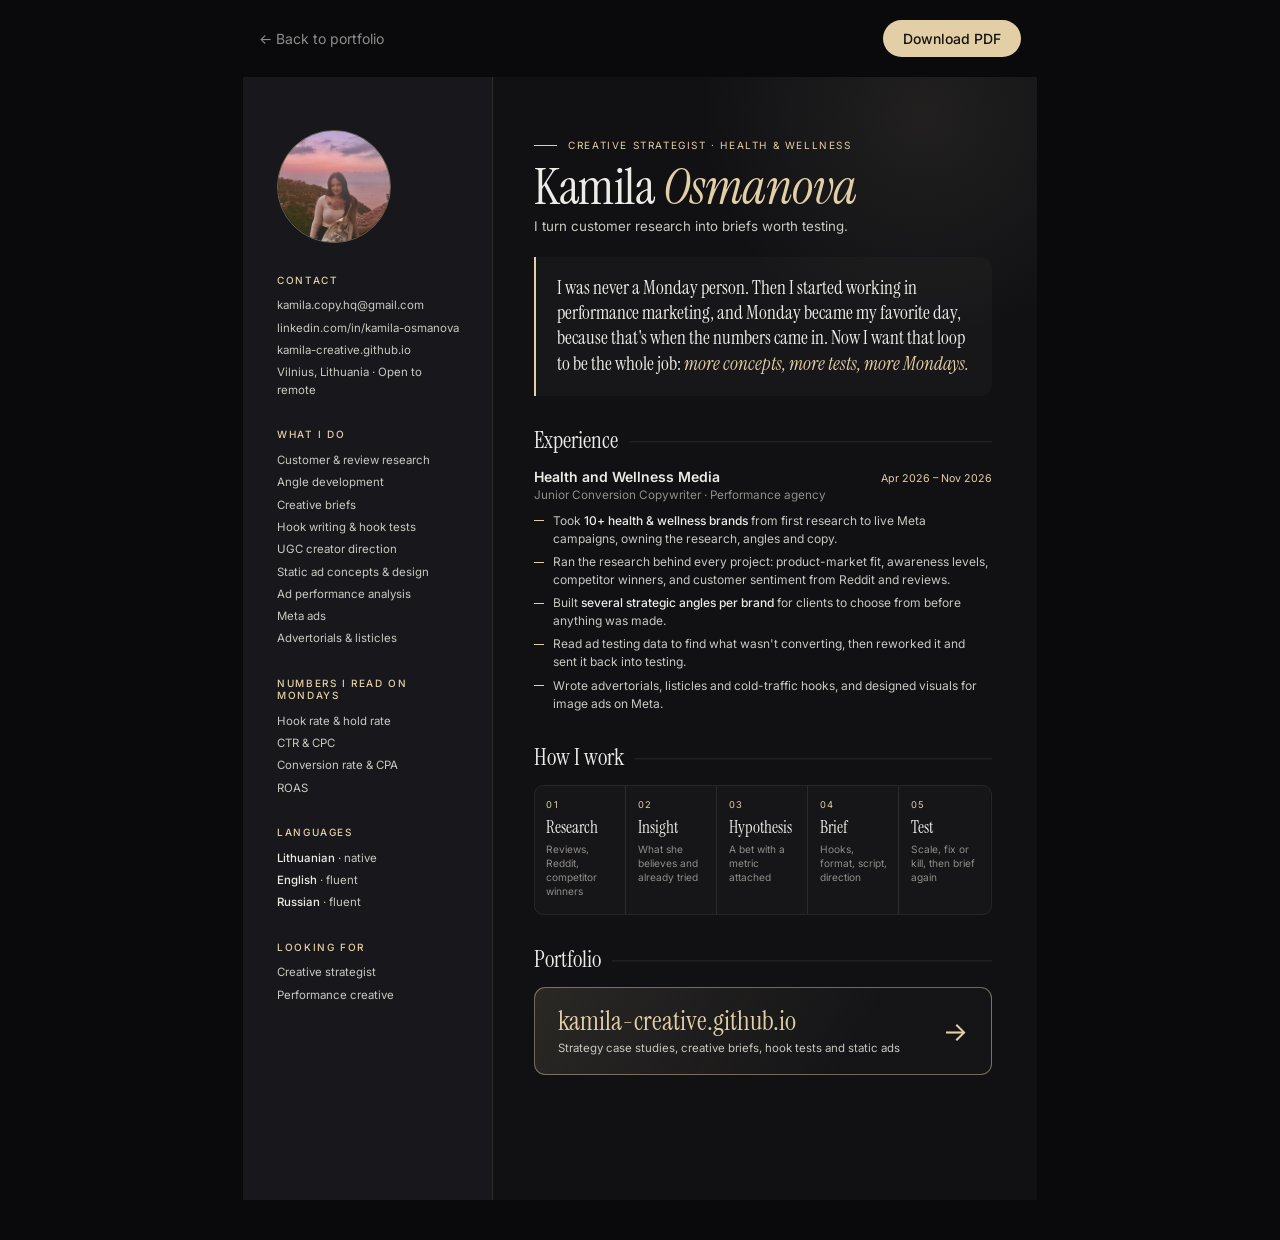
<file: resume.html>
<!doctype html>
<html lang="en">
<head>
<meta charset="utf-8">
<meta name="viewport" content="width=device-width, initial-scale=1">
<title>Kamila Osmanova | Creative Strategist CV</title>
<meta name="description" content="CV of Kamila Osmanova, creative strategist for health & wellness brands.">
<link rel="preconnect" href="https://fonts.googleapis.com">
<link rel="preconnect" href="https://fonts.gstatic.com" crossorigin>
<link href="https://fonts.googleapis.com/css2?family=Instrument+Serif:ital@0;1&family=Inter:wght@400;500;600&display=block" rel="stylesheet">
<style>
  :root {
    --bg: #0a0a0c;
    --paper: #111114;
    --surface: #18181c;
    --line: rgba(255, 255, 255, 0.09);
    --text: #ecebe6;
    --soft: #c9c7c1;
    --muted: #8f8d88;
    --accent: #e3cfa6;
    --serif: "Instrument Serif", Georgia, serif;
    --sans: "Inter", system-ui, sans-serif;
  }
  * { margin: 0; padding: 0; box-sizing: border-box; }
  html { -webkit-print-color-adjust: exact; print-color-adjust: exact; }
  body { background: var(--bg); color: var(--text); font-family: var(--sans); -webkit-font-smoothing: antialiased; }
  a { color: inherit; text-decoration: none; }

  /* screen toolbar */
  .toolbar {
    max-width: 210mm;
    margin: 0 auto;
    padding: 20px 16px;
    display: flex;
    justify-content: space-between;
    align-items: center;
    gap: 12px;
    font-size: 14px;
  }
  .toolbar a.back { color: var(--muted); }
  .toolbar a.back:hover { color: var(--text); }
  .toolbar .dl {
    background: var(--accent);
    color: #141210;
    padding: 10px 20px;
    border-radius: 999px;
    font-weight: 500;
  }

  /* the A4 sheet */
  .sheet {
    width: 210mm;
    min-height: 297mm;
    margin: 0 auto 40px;
    background: var(--paper);
    display: grid;
    grid-template-columns: 66mm 1fr;
    position: relative;
    overflow: hidden;
  }
  .sheet::before {
    content: "";
    position: absolute;
    top: -60mm; right: -40mm;
    width: 140mm; height: 140mm;
    background: radial-gradient(circle, rgba(227, 207, 166, 0.08), transparent 60%);
    pointer-events: none;
  }

  /* side column */
  .side {
    background: var(--surface);
    border-right: 1px solid var(--line);
    padding: 14mm 8mm 12mm 9mm;
    position: relative;
    z-index: 1;
  }
  .photo {
    width: 30mm; height: 30mm;
    border-radius: 50%;
    overflow: hidden;
    border: 1px solid rgba(227, 207, 166, 0.4);
    margin-bottom: 8mm;
  }
  .photo img { width: 100%; height: 100%; object-fit: cover; object-position: center 62%; display: block; }
  .side h3 {
    font-size: 7.5pt;
    letter-spacing: 0.16em;
    text-transform: uppercase;
    color: var(--accent);
    font-weight: 500;
    margin: 7mm 0 2.5mm;
  }
  .side h3:first-of-type { margin-top: 0; }
  .side p, .side li { font-size: 8.6pt; line-height: 1.55; color: var(--soft); }
  .side ul { list-style: none; }
  .side li { padding: 0.6mm 0; }
  .side .contact li { word-break: break-word; }
  .side .contact a:hover { color: var(--accent); }
  .side .lang b { color: var(--text); font-weight: 500; }

  /* main column */
  .main { padding: 14mm 12mm 12mm 11mm; position: relative; z-index: 1; }
  .eyebrow {
    display: inline-flex;
    align-items: center;
    gap: 3mm;
    font-size: 7.5pt;
    letter-spacing: 0.16em;
    text-transform: uppercase;
    color: var(--accent);
  }
  .eyebrow::before { content: ""; width: 6mm; height: 1px; background: var(--accent); }
  h1 {
    font-family: var(--serif);
    font-weight: 400;
    font-size: 38pt;
    line-height: 0.95;
    letter-spacing: -0.01em;
    margin: 3mm 0 2mm;
  }
  h1 em { color: var(--accent); }
  .role { font-size: 10pt; color: var(--soft); margin-bottom: 6mm; }

  .intro {
    font-family: var(--serif);
    font-size: 14pt;
    line-height: 1.35;
    color: var(--text);
    padding: 5mm 5.5mm;
    border-left: 2px solid var(--accent);
    background: rgba(255, 255, 255, 0.025);
    border-radius: 0 3mm 3mm 0;
  }
  .intro em { color: var(--accent); }

  h2 {
    font-family: var(--serif);
    font-weight: 400;
    font-size: 17pt;
    margin: 8mm 0 3.5mm;
    display: flex;
    align-items: baseline;
    gap: 3mm;
  }
  h2::after { content: ""; flex: 1; height: 1px; background: var(--line); transform: translateY(-1.5mm); }

  .job-top { display: flex; justify-content: space-between; align-items: baseline; gap: 4mm; }
  .job-top b { font-size: 10.5pt; font-weight: 600; }
  .job-top span { font-size: 8pt; color: var(--accent); white-space: nowrap; }
  .job-sub { font-size: 8.8pt; color: var(--muted); margin: 0.8mm 0 2.5mm; }
  .bullets { list-style: none; }
  .bullets li {
    position: relative;
    padding-left: 5mm;
    font-size: 9pt;
    line-height: 1.5;
    color: var(--soft);
    margin-bottom: 1.4mm;
  }
  .bullets li::before { content: ""; position: absolute; left: 0; top: 2.3mm; width: 2.6mm; height: 1px; background: var(--accent); }
  .bullets li b { color: var(--text); font-weight: 500; }

  .work { display: grid; gap: 2.2mm; }
  .work a {
    display: grid;
    grid-template-columns: 8mm 1fr;
    gap: 2mm;
    padding: 3mm 4mm;
    border: 1px solid var(--line);
    border-radius: 2.5mm;
    background: rgba(255, 255, 255, 0.02);
  }
  .work a:hover { border-color: rgba(227, 207, 166, 0.4); }
  .work .n { font-family: var(--serif); font-size: 13pt; color: rgba(227, 207, 166, 0.7); line-height: 1.1; }
  .work b { font-family: var(--serif); font-weight: 400; font-size: 12pt; display: block; line-height: 1.15; }
  .work small { font-size: 8pt; color: var(--muted); }

  .footer-line {
    margin-top: 7mm;
    font-size: 8pt;
    color: var(--muted);
  }
  .footer-line a { color: var(--accent); }

  .steps {
    display: grid;
    grid-template-columns: repeat(5, 1fr);
    border: 1px solid var(--line);
    border-radius: 2.5mm;
    overflow: hidden;
  }
  .steps div { padding: 3.5mm 3mm 4mm; border-right: 1px solid var(--line); background: rgba(255, 255, 255, 0.02); }
  .steps div:last-child { border-right: none; }
  .steps span { display: block; font-size: 7pt; letter-spacing: 0.14em; color: var(--accent); }
  .steps b { display: block; font-family: var(--serif); font-weight: 400; font-size: 13pt; margin: 1.5mm 0 1mm; }
  .steps small { display: block; font-size: 7.6pt; line-height: 1.4; color: var(--muted); }

  .portfolio-link {
    display: flex;
    align-items: center;
    justify-content: space-between;
    gap: 4mm;
    padding: 5mm 6mm;
    border-radius: 3mm;
    border: 1px solid rgba(227, 207, 166, 0.45);
    background: linear-gradient(120deg, rgba(227, 207, 166, 0.12), rgba(227, 207, 166, 0.02) 70%);
  }
  .portfolio-link b { display: block; font-family: var(--serif); font-weight: 400; font-size: 20pt; color: var(--accent); line-height: 1.1; }
  .portfolio-link small { display: block; font-size: 8.6pt; color: var(--soft); margin-top: 1.2mm; }
  .portfolio-link i { font-style: normal; font-size: 20pt; color: var(--accent); }

  @media print {
    @page { size: A4; margin: 0; }
    body { background: var(--paper); }
    .toolbar { display: none; }
    .sheet { margin: 0; }
  }

  /* phones: stack the columns */
  @media screen and (max-width: 820px) {
    .sheet { width: 100%; min-height: 0; grid-template-columns: 1fr; }
    .side { border-right: none; border-bottom: 1px solid var(--line); padding: 28px 16px; }
    .main { padding: 28px 16px 36px; }
    h1 { font-size: 44px; }
    .steps { grid-template-columns: 1fr 1fr; }
    .steps div { border-bottom: 1px solid var(--line); }
    .portfolio-link b { font-size: 22px; }
    .intro { font-size: 19px; }
  }
</style>
</head>
<body>

  <div class="toolbar">
    <a href="index.html" class="back">← Back to portfolio</a>
    <a href="assets/Kamila-Osmanova-CV.pdf" class="dl" download>Download PDF</a>
  </div>

  <div class="sheet">

    <!-- SIDE -->
    <aside class="side">
      <div class="photo"><img src="assets/kamila-hero.jpg" alt="Kamila"></div>

      <h3>Contact</h3>
      <ul class="contact">
        <li><a href="mailto:kamila.copy.hq@gmail.com">kamila.copy.hq@gmail.com</a></li>
        <li><a href="https://www.linkedin.com/in/kamila-osmanova" target="_blank" rel="noopener">linkedin.com/in/kamila-osmanova</a></li>
        <li><a href="https://kamila-creative.github.io" target="_blank" rel="noopener">kamila-creative.github.io</a></li>
        <li>Vilnius, Lithuania · Open to remote</li>
      </ul>

      <h3>What I do</h3>
      <ul>
        <li>Customer &amp; review research</li>
        <li>Angle development</li>
        <li>Creative briefs</li>
        <li>Hook writing &amp; hook tests</li>
        <li>UGC creator direction</li>
        <li>Static ad concepts &amp; design</li>
        <li>Ad performance analysis</li>
        <li>Meta ads</li>
        <li>Advertorials &amp; listicles</li>
      </ul>

      <h3>Numbers I read on Mondays</h3>
      <ul>
        <li>Hook rate &amp; hold rate</li>
        <li>CTR &amp; CPC</li>
        <li>Conversion rate &amp; CPA</li>
        <li>ROAS</li>
      </ul>

      <h3>Languages</h3>
      <ul class="lang">
        <li><b>Lithuanian</b> · native</li>
        <li><b>English</b> · fluent</li>
        <li><b>Russian</b> · fluent</li>
      </ul>

      <h3>Looking for</h3>
      <ul>
        <li>Creative strategist</li>
        <li>Performance creative</li>
      </ul>
    </aside>

    <!-- MAIN -->
    <main class="main">
      <span class="eyebrow">Creative Strategist · Health &amp; Wellness</span>
      <h1>Kamila <em>Osmanova</em></h1>
      <p class="role">I turn customer research into briefs worth testing.</p>

      <p class="intro">
        I was never a Monday person. Then I started working in performance marketing, and Monday became
        my favorite day, because that's when the numbers came in. Now I want that loop to be the whole job:
        <em>more concepts, more tests, more Mondays.</em>
      </p>

      <h2>Experience</h2>
      <div class="job-top">
        <b>Health and Wellness Media</b>
        <span>Apr 2026 – Nov 2026</span>
      </div>
      <p class="job-sub">Junior Conversion Copywriter · Performance agency</p>
      <ul class="bullets">
        <li>Took <b>10+ health &amp; wellness brands</b> from first research to live Meta campaigns, owning the research, angles and copy.</li>
        <li>Ran the research behind every project: product-market fit, awareness levels, competitor winners, and customer sentiment from Reddit and reviews.</li>
        <li>Built <b>several strategic angles per brand</b> for clients to choose from before anything was made.</li>
        <li>Read ad testing data to find what wasn't converting, then reworked it and sent it back into testing.</li>
        <li>Wrote advertorials, listicles and cold-traffic hooks, and designed visuals for image ads on Meta.</li>
      </ul>

      <h2>How I work</h2>
      <div class="steps">
        <div><span>01</span><b>Research</b><small>Reviews, Reddit, competitor winners</small></div>
        <div><span>02</span><b>Insight</b><small>What she believes and already tried</small></div>
        <div><span>03</span><b>Hypothesis</b><small>A bet with a metric attached</small></div>
        <div><span>04</span><b>Brief</b><small>Hooks, format, script, direction</small></div>
        <div><span>05</span><b>Test</b><small>Scale, fix or kill, then brief again</small></div>
      </div>

      <h2>Portfolio</h2>
      <a class="portfolio-link" href="https://kamila-creative.github.io" target="_blank" rel="noopener">
        <span>
          <b>kamila-creative.github.io</b>
          <small>Strategy case studies, creative briefs, hook tests and static ads</small>
        </span>
        <i>→</i>
      </a>
    </main>

  </div>

</body>
</html>
</file>
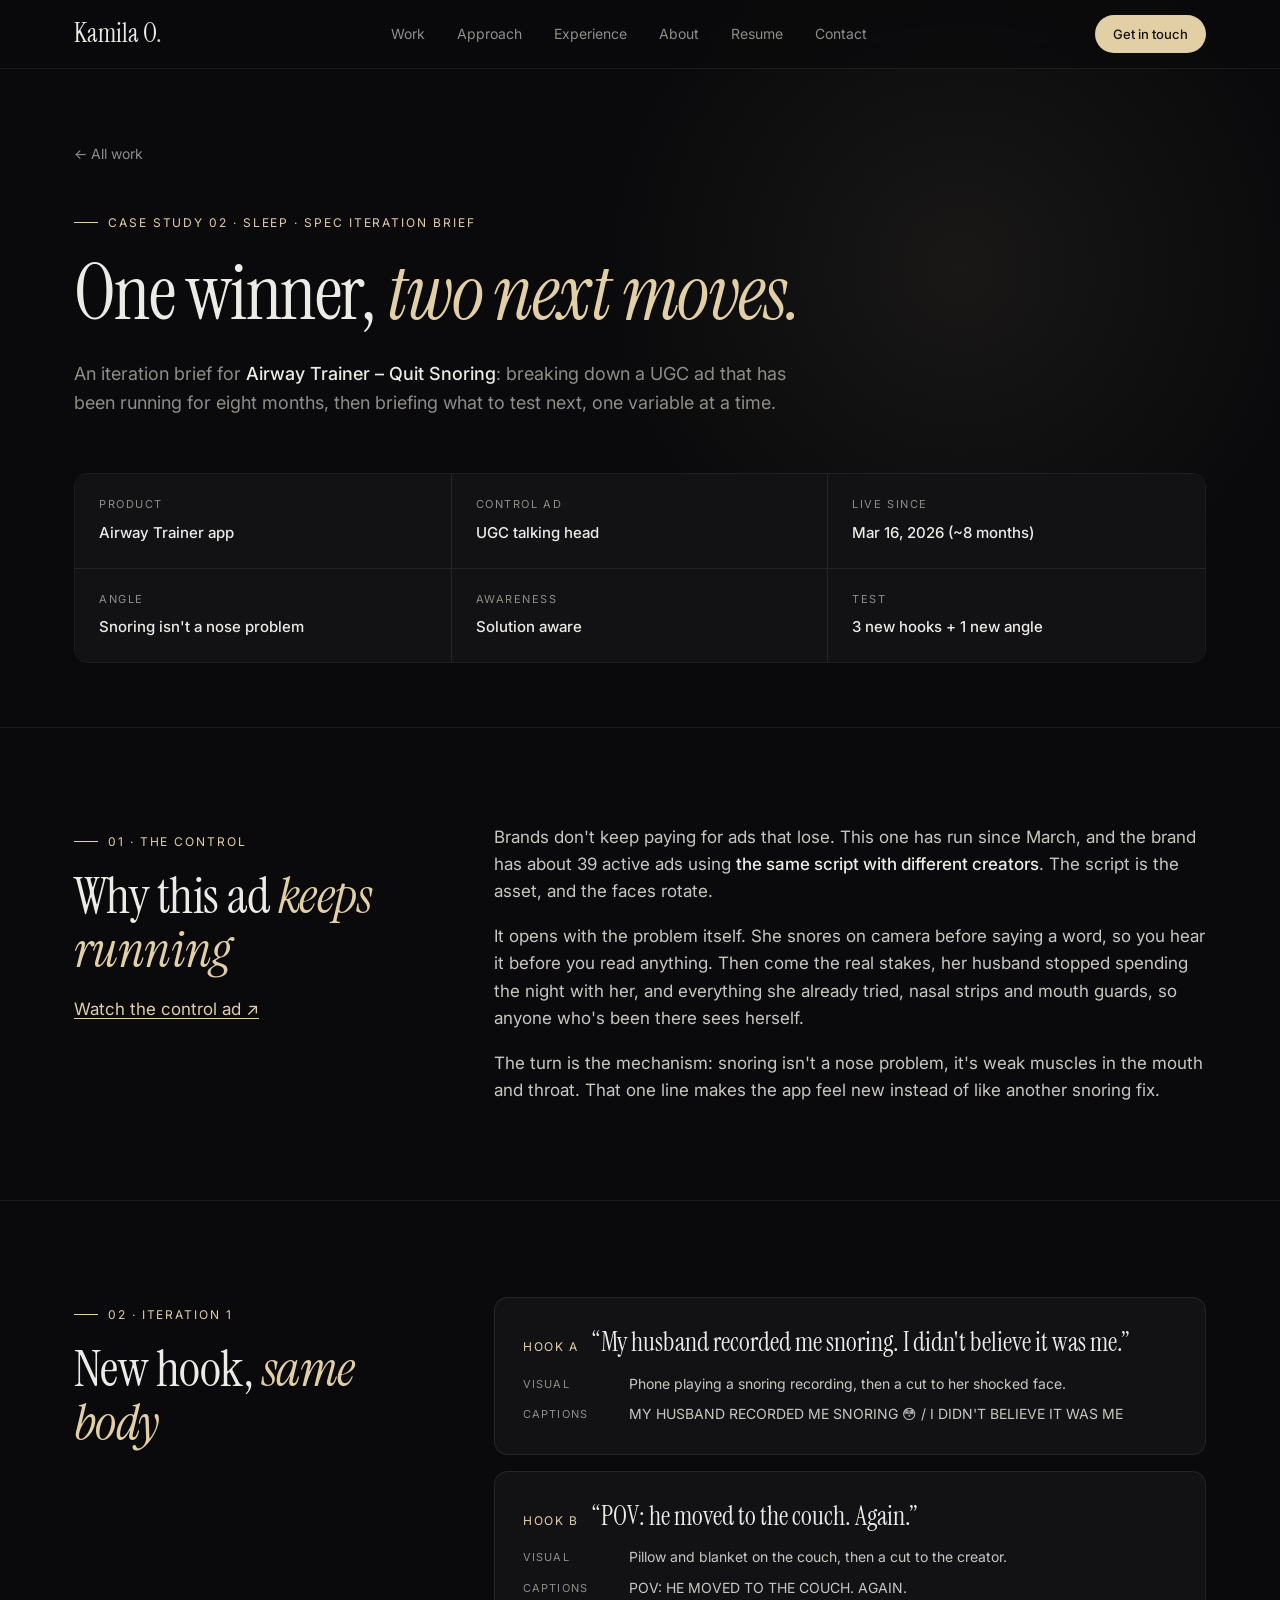
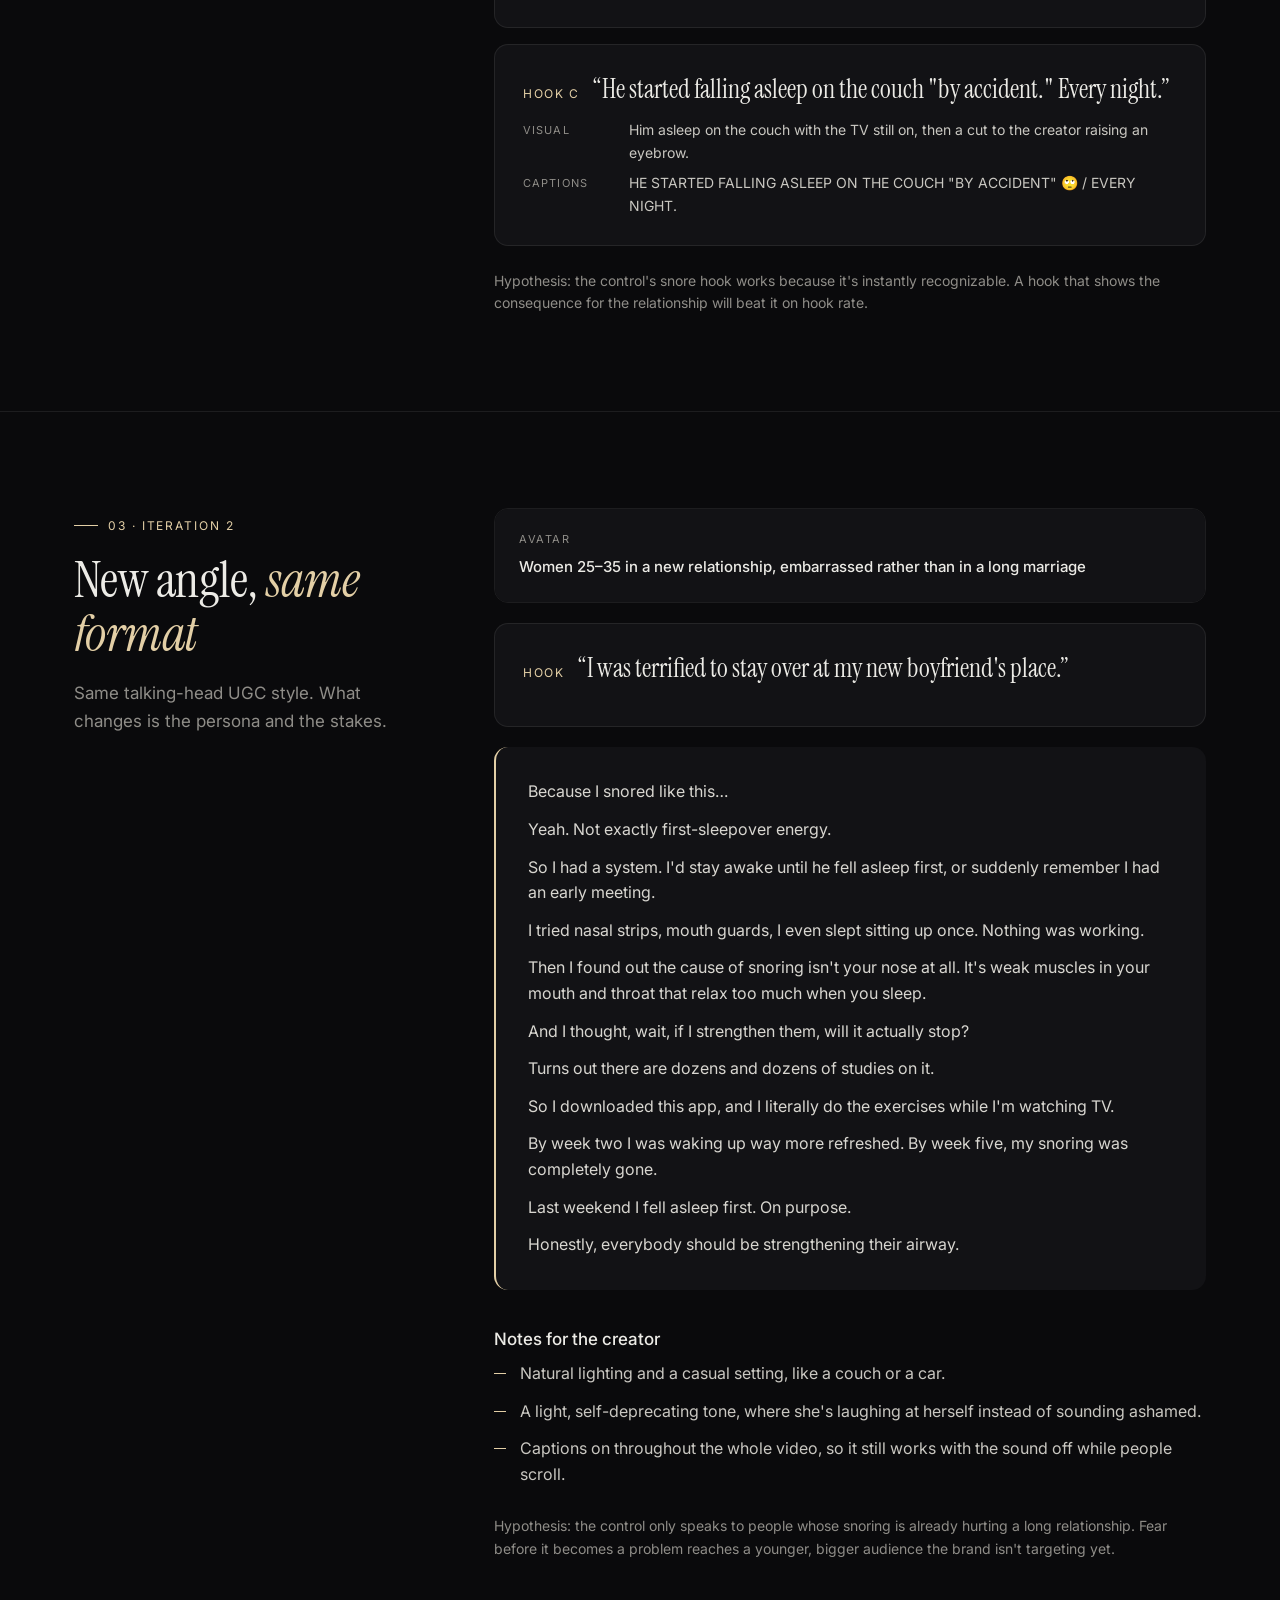
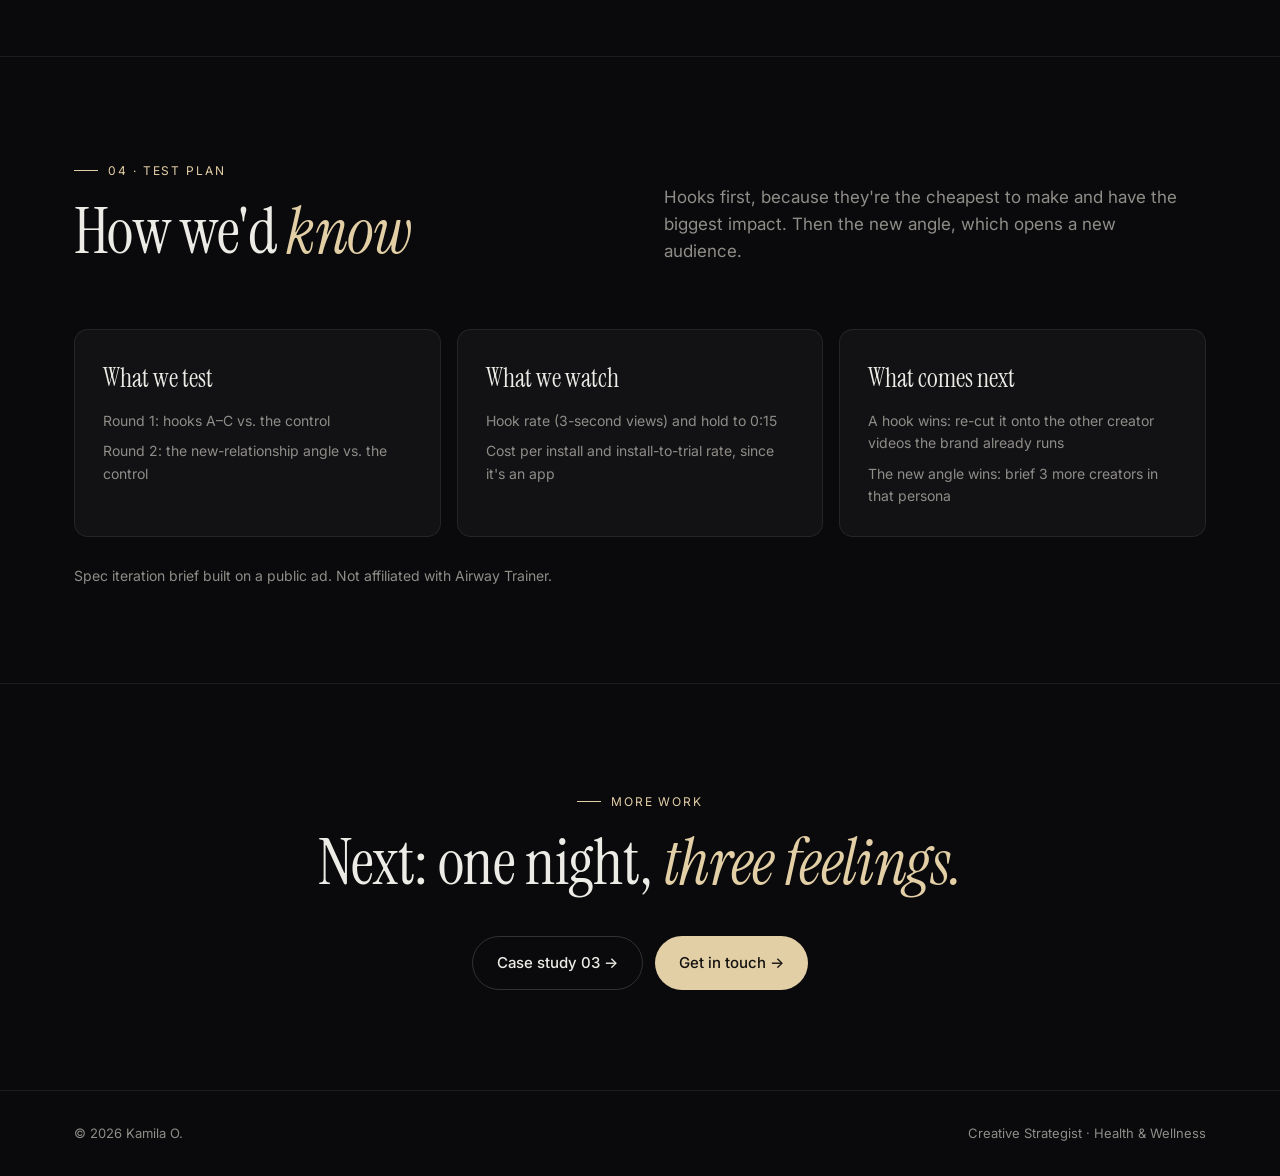
<file: work/airway-trainer.html>
<!doctype html>
<html lang="en">
<head>
  <meta charset="utf-8">
  <meta name="viewport" content="width=device-width, initial-scale=1">
  <title>Airway Trainer: One Winner, Two Next Moves | Kamila O.</title>
  <meta name="description" content="Spec iteration brief for Airway Trainer: breaking down a long-running winning UGC ad and briefing what to test next.">
  <link rel="preconnect" href="https://fonts.googleapis.com">
  <link rel="preconnect" href="https://fonts.gstatic.com" crossorigin>
  <link href="https://fonts.googleapis.com/css2?family=Instrument+Serif:ital@0;1&family=Inter:wght@400;500;600&display=swap" rel="stylesheet">
  <link rel="stylesheet" href="../styles.css">
</head>
<body>

  <header class="nav">
    <div class="wrap">
      <a href="../index.html" class="logo">Kamila O<span>.</span></a>
      <ul class="nav-links" id="navLinks">
        <li><a href="../index.html#work">Work</a></li>
        <li><a href="../index.html#approach">Approach</a></li>
        <li><a href="../index.html#experience">Experience</a></li>
        <li><a href="../index.html#about">About</a></li>
        <li><a href="../resume.html">Resume</a></li>
        <li><a href="../index.html#contact">Contact</a></li>
      </ul>
      <a href="https://www.linkedin.com/in/kamila-osmanova" target="_blank" rel="noopener" class="btn btn-primary btn-sm">Get in touch</a>
      <button class="nav-toggle" id="navToggle" aria-expanded="false" aria-controls="navLinks">Menu</button>
    </div>
  </header>

  <main>

    <!-- HERO -->
    <section class="cs-hero">
      <div class="wrap">
        <a href="../index.html#work" class="back">← All work</a>
        <div class="reveal">
          <span class="eyebrow">Case study 02 · Sleep · Spec iteration brief</span>
          <h1>One winner, <em>two next moves.</em></h1>
          <p class="hero-sub">
            An iteration brief for <strong>Airway Trainer – Quit Snoring</strong>: breaking down a UGC ad that has
            been running for eight months, then briefing what to test next, one variable at a time.
          </p>
        </div>

        <div class="facts reveal">
          <div class="fact"><span>Product</span><b>Airway Trainer app</b></div>
          <div class="fact"><span>Control ad</span><b>UGC talking head</b></div>
          <div class="fact"><span>Live since</span><b>Mar 16, 2026 (~8 months)</b></div>
          <div class="fact"><span>Angle</span><b>Snoring isn't a nose problem</b></div>
          <div class="fact"><span>Awareness</span><b>Solution aware</b></div>
          <div class="fact"><span>Test</span><b>3 new hooks + 1 new angle</b></div>
        </div>
      </div>
    </section>

    <!-- THE CONTROL -->
    <section class="cs-section">
      <div class="wrap cs-grid">
        <div class="reveal">
          <span class="eyebrow">01 · The control</span>
          <h2>Why this ad <em>keeps running</em></h2>
          <p class="lead" style="margin-top: 20px;">
            <a href="https://www.facebook.com/ads/library/?id=1463524171834444" target="_blank" rel="noopener" style="color: var(--accent); text-decoration: underline; text-underline-offset: 3px;">Watch the control ad ↗</a>
          </p>
        </div>
        <div class="reveal">
          <div class="prose">
            <p>
              Brands don't keep paying for ads that lose. This one has run since March, and the brand has about
              39 active ads using <strong>the same script with different creators</strong>. The script is the
              asset, and the faces rotate.
            </p>
          </div>
          <div class="prose" style="margin-top: 18px;">
            <p>
              It opens with the problem itself. She snores on camera before saying a word, so you hear it before
              you read anything. Then come the real stakes, her husband stopped spending the night with her, and
              everything she already tried, nasal strips and mouth guards, so anyone who's been there sees herself.
            </p>
            <p>
              The turn is the mechanism: snoring isn't a nose problem, it's weak muscles in the mouth and throat.
              That one line makes the app feel new instead of like another snoring fix.
            </p>
          </div>
        </div>
      </div>
    </section>

    <!-- ITERATION 1: HOOKS -->
    <section class="cs-section">
      <div class="wrap cs-grid">
        <div class="reveal">
          <span class="eyebrow">02 · Iteration 1</span>
          <h2>New hook, <em>same body</em></h2>
        </div>
        <div class="hooks">
          <article class="hook reveal">
            <div class="hook-top"><span class="n">HOOK A</span><q>My husband recorded me snoring. I didn't believe it was me.</q></div>
            <dl>
              <dt>Visual</dt><dd>Phone playing a snoring recording, then a cut to her shocked face.</dd>
              <dt>Captions</dt><dd>MY HUSBAND RECORDED ME SNORING 😳 / I DIDN'T BELIEVE IT WAS ME</dd>
            </dl>
          </article>
          <article class="hook reveal">
            <div class="hook-top"><span class="n">HOOK B</span><q>POV: he moved to the couch. Again.</q></div>
            <dl>
              <dt>Visual</dt><dd>Pillow and blanket on the couch, then a cut to the creator.</dd>
              <dt>Captions</dt><dd>POV: HE MOVED TO THE COUCH. AGAIN.</dd>
            </dl>
          </article>
          <article class="hook reveal">
            <div class="hook-top"><span class="n">HOOK C</span><q>He started falling asleep on the couch "by accident." Every night.</q></div>
            <dl>
              <dt>Visual</dt><dd>Him asleep on the couch with the TV still on, then a cut to the creator raising an eyebrow.</dd>
              <dt>Captions</dt><dd>HE STARTED FALLING ASLEEP ON THE COUCH "BY ACCIDENT" 🙄 / EVERY NIGHT.</dd>
            </dl>
          </article>
          <p class="work-note reveal" style="margin-top: 8px;">
            Hypothesis: the control's snore hook works because it's instantly recognizable. A hook that shows the
            consequence for the relationship will beat it on hook rate.
          </p>
        </div>
      </div>
    </section>

    <!-- ITERATION 2: NEW ANGLE -->
    <section class="cs-section">
      <div class="wrap cs-grid">
        <div class="reveal">
          <span class="eyebrow">03 · Iteration 2</span>
          <h2>New angle, <em>same format</em></h2>
          <p class="lead" style="margin-top: 20px;">Same talking-head UGC style. What changes is the persona and the stakes.</p>
        </div>
        <div class="reveal">
          <div class="facts" style="margin-top: 0; grid-template-columns: 1fr;">
            <div class="fact" style="border-right: none;"><span>Avatar</span><b>Women 25–35 in a new relationship, embarrassed rather than in a long marriage</b></div>
          </div>

          <div class="hooks" style="margin-top: 20px;">
            <article class="hook">
              <div class="hook-top"><span class="n">HOOK</span><q>I was terrified to stay over at my new boyfriend's place.</q></div>
            </article>
          </div>

          <div class="script" style="margin-top: 20px;">
            <p>Because I snored like this…</p>
            <p>Yeah. Not exactly first-sleepover energy.</p>
            <p>So I had a system. I'd stay awake until he fell asleep first, or suddenly remember I had an early meeting.</p>
            <p>I tried nasal strips, mouth guards, I even slept sitting up once. Nothing was working.</p>
            <p>Then I found out the cause of snoring isn't your nose at all. It's weak muscles in your mouth and throat that relax too much when you sleep.</p>
            <p>And I thought, wait, if I strengthen them, will it actually stop?</p>
            <p>Turns out there are dozens and dozens of studies on it.</p>
            <p>So I downloaded this app, and I literally do the exercises while I'm watching TV.</p>
            <p>By week two I was waking up way more refreshed. By week five, my snoring was completely gone.</p>
            <p>Last weekend I fell asleep first. On purpose.</p>
            <p>Honestly, everybody should be strengthening their airway.</p>
          </div>

          <div class="prose" style="margin-top: 36px;">
            <p><strong>Notes for the creator</strong></p>
          </div>
          <ul class="notes">
            <li>Natural lighting and a casual setting, like a couch or a car.</li>
            <li>A light, self-deprecating tone, where she's laughing at herself instead of sounding ashamed.</li>
            <li>Captions on throughout the whole video, so it still works with the sound off while people scroll.</li>
          </ul>

          <p class="work-note" style="margin-top: 28px;">
            Hypothesis: the control only speaks to people whose snoring is already hurting a long relationship.
            Fear before it becomes a problem reaches a younger, bigger audience the brand isn't targeting yet.
          </p>
        </div>
      </div>
    </section>

    <!-- TEST PLAN -->
    <section class="cs-section">
      <div class="wrap">
        <div class="section-head">
          <div class="reveal">
            <span class="eyebrow">04 · Test plan</span>
            <h2>How we'd <em>know</em></h2>
          </div>
          <p class="lead reveal">
            Hooks first, because they're the cheapest to make and have the biggest impact. Then the new angle,
            which opens a new audience.
          </p>
        </div>
        <div class="test-grid">
          <div class="test-card reveal">
            <h4>What we test</h4>
            <ul>
              <li>Round 1: hooks A–C vs. the control</li>
              <li>Round 2: the new-relationship angle vs. the control</li>
            </ul>
          </div>
          <div class="test-card reveal">
            <h4>What we watch</h4>
            <ul>
              <li>Hook rate (3-second views) and hold to 0:15</li>
              <li>Cost per install and install-to-trial rate, since it's an app</li>
            </ul>
          </div>
          <div class="test-card reveal">
            <h4>What comes next</h4>
            <ul>
              <li>A hook wins: re-cut it onto the other creator videos the brand already runs</li>
              <li>The new angle wins: brief 3 more creators in that persona</li>
            </ul>
          </div>
        </div>
        <p class="work-note reveal">Spec iteration brief built on a public ad. Not affiliated with Airway Trainer.</p>
      </div>
    </section>

    <section class="next-case">
      <div class="wrap">
        <span class="eyebrow reveal">More work</span>
        <h2 class="reveal">Next: one night, <em>three feelings.</em></h2>
        <div class="hero-cta reveal" style="justify-content: center;">
          <a href="hormone-harmony.html" class="btn btn-ghost">Case study 03 →</a>
          <a href="https://www.linkedin.com/in/kamila-osmanova" target="_blank" rel="noopener" class="btn btn-primary">Get in touch →</a>
        </div>
      </div>
    </section>

  </main>

  <footer>
    <div class="wrap">
      <span>© 2026 Kamila O.</span>
      <span>Creative Strategist · Health &amp; Wellness</span>
    </div>
  </footer>

  <script src="../script.js"></script>
</body>
</html>
</file>
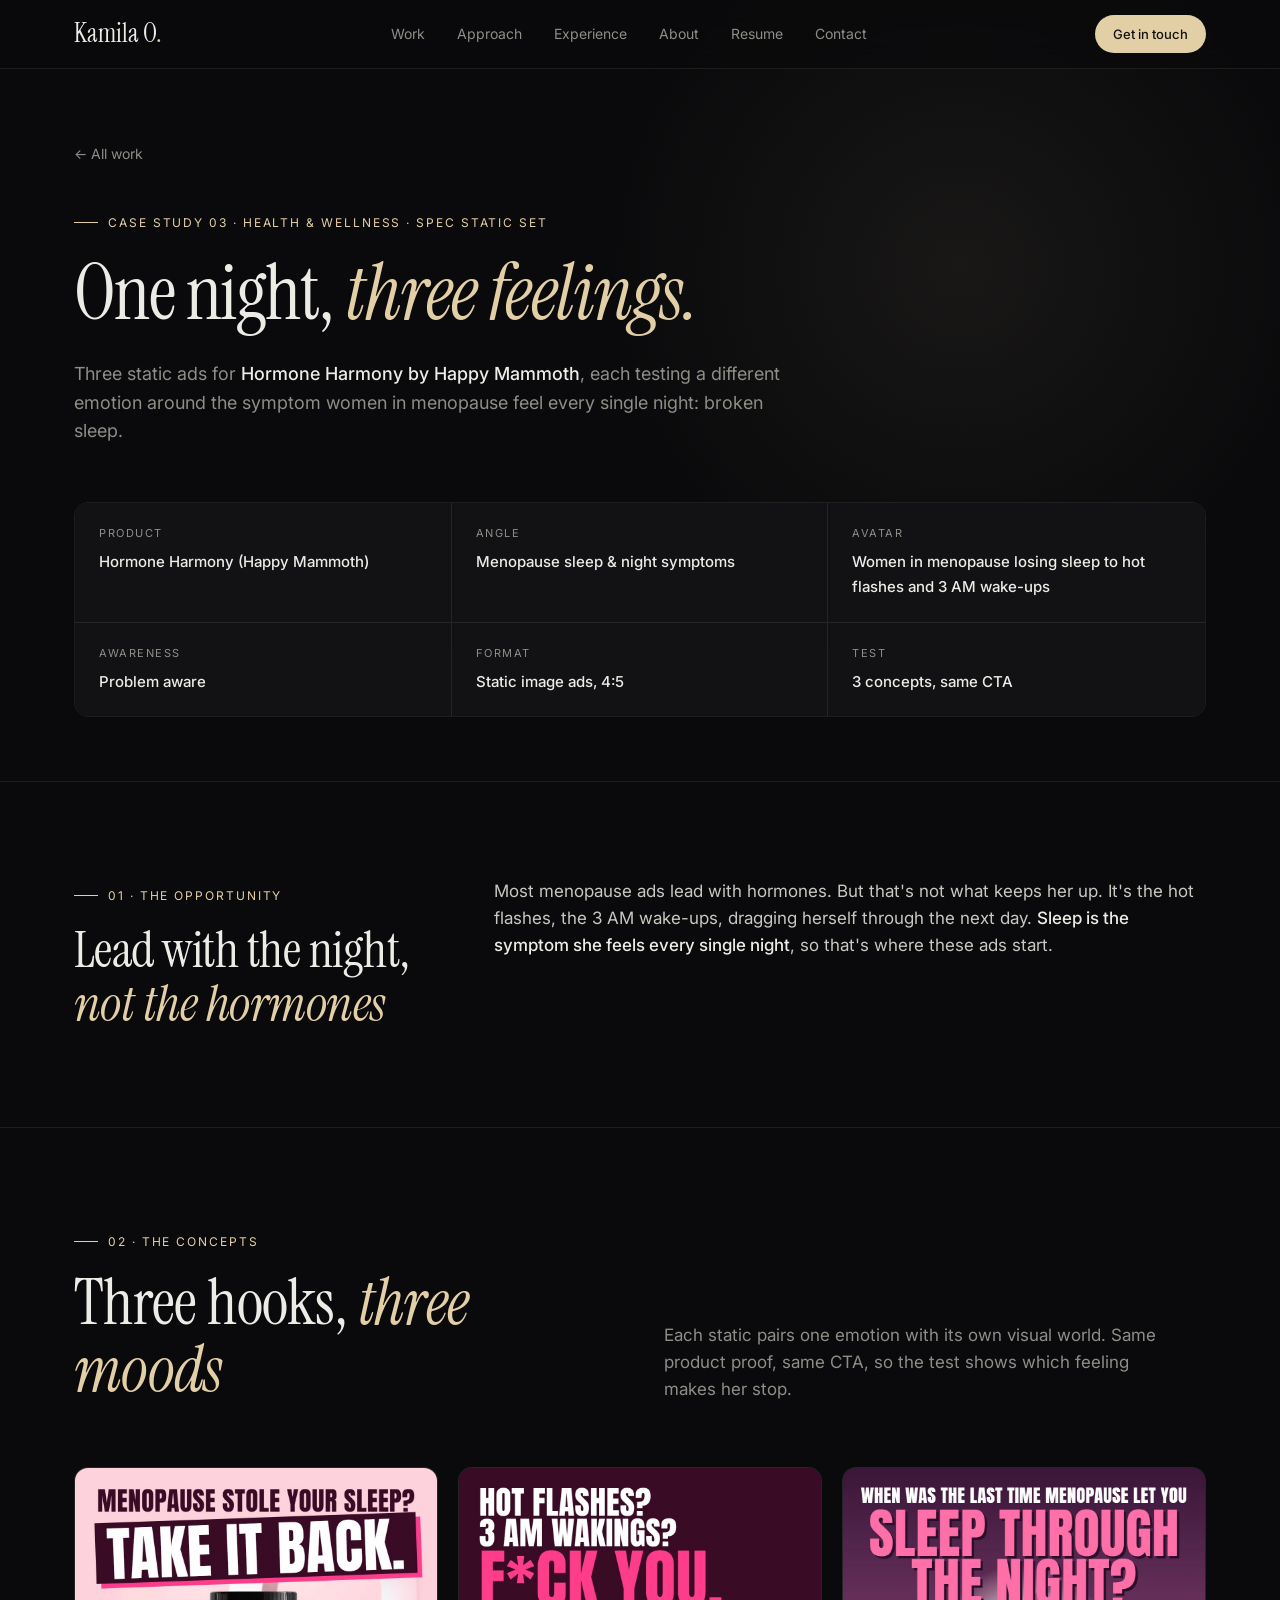
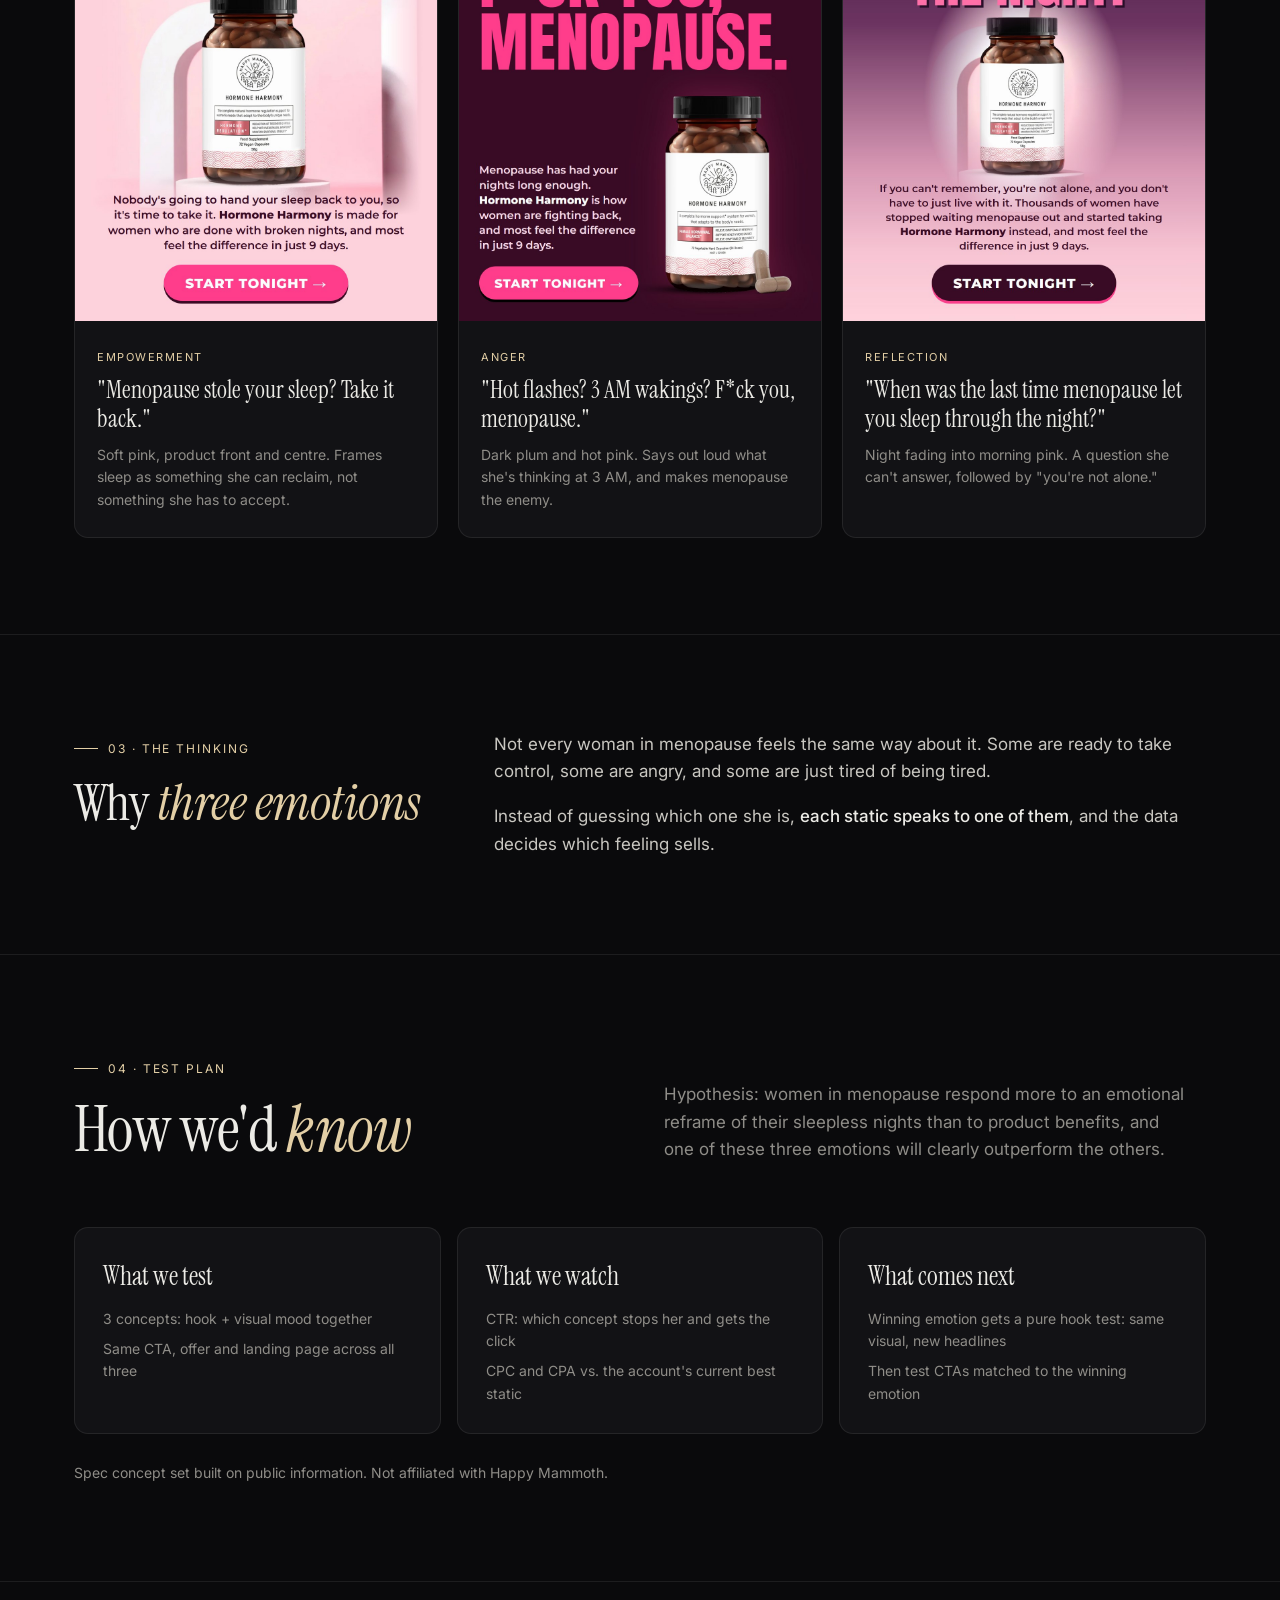
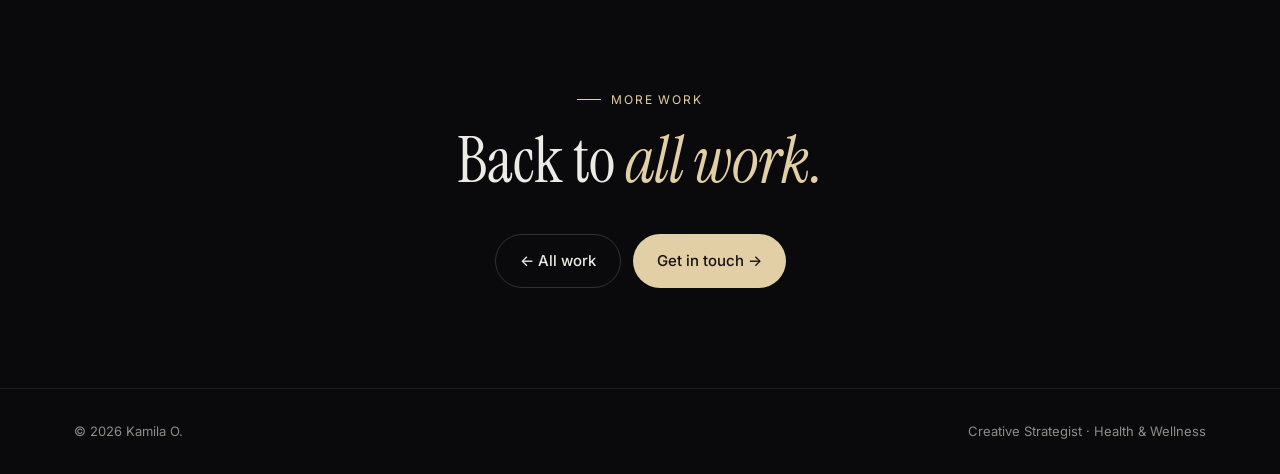
<file: work/hormone-harmony.html>
<!doctype html>
<html lang="en">
<head>
  <meta charset="utf-8">
  <meta name="viewport" content="width=device-width, initial-scale=1">
  <title>Hormone Harmony: One Night, Three Feelings | Kamila O.</title>
  <meta name="description" content="Spec static ad concept test for Hormone Harmony by Happy Mammoth: three emotional angles on menopause sleep.">
  <link rel="preconnect" href="https://fonts.googleapis.com">
  <link rel="preconnect" href="https://fonts.gstatic.com" crossorigin>
  <link href="https://fonts.googleapis.com/css2?family=Instrument+Serif:ital@0;1&family=Inter:wght@400;500;600&display=swap" rel="stylesheet">
  <link rel="stylesheet" href="../styles.css">
</head>
<body>

  <header class="nav">
    <div class="wrap">
      <a href="../index.html" class="logo">Kamila O<span>.</span></a>
      <ul class="nav-links" id="navLinks">
        <li><a href="../index.html#work">Work</a></li>
        <li><a href="../index.html#approach">Approach</a></li>
        <li><a href="../index.html#experience">Experience</a></li>
        <li><a href="../index.html#about">About</a></li>
        <li><a href="../resume.html">Resume</a></li>
        <li><a href="../index.html#contact">Contact</a></li>
      </ul>
      <a href="https://www.linkedin.com/in/kamila-osmanova" target="_blank" rel="noopener" class="btn btn-primary btn-sm">Get in touch</a>
      <button class="nav-toggle" id="navToggle" aria-expanded="false" aria-controls="navLinks">Menu</button>
    </div>
  </header>

  <main>

    <!-- HERO -->
    <section class="cs-hero">
      <div class="wrap">
        <a href="../index.html#work" class="back">← All work</a>
        <div class="reveal">
          <span class="eyebrow">Case study 03 · Health &amp; wellness · Spec static set</span>
          <h1>One night, <em>three feelings.</em></h1>
          <p class="hero-sub">
            Three static ads for <strong>Hormone Harmony by Happy Mammoth</strong>, each testing a different
            emotion around the symptom women in menopause feel every single night: broken sleep.
          </p>
        </div>

        <div class="facts reveal">
          <div class="fact"><span>Product</span><b>Hormone Harmony (Happy Mammoth)</b></div>
          <div class="fact"><span>Angle</span><b>Menopause sleep &amp; night symptoms</b></div>
          <div class="fact"><span>Avatar</span><b>Women in menopause losing sleep to hot flashes and 3 AM wake-ups</b></div>
          <div class="fact"><span>Awareness</span><b>Problem aware</b></div>
          <div class="fact"><span>Format</span><b>Static image ads, 4:5</b></div>
          <div class="fact"><span>Test</span><b>3 concepts, same CTA</b></div>
        </div>
      </div>
    </section>

    <!-- OPPORTUNITY -->
    <section class="cs-section">
      <div class="wrap cs-grid">
        <div class="reveal">
          <span class="eyebrow">01 · The opportunity</span>
          <h2>Lead with the night, <em>not the hormones</em></h2>
        </div>
        <div class="prose reveal">
          <p>
            Most menopause ads lead with hormones. But that's not what keeps her up. It's the hot flashes, the
            3 AM wake-ups, dragging herself through the next day. <strong>Sleep is the symptom she feels every
            single night</strong>, so that's where these ads start.
          </p>
        </div>
      </div>
    </section>

    <!-- CONCEPTS -->
    <section class="cs-section">
      <div class="wrap">
        <div class="section-head">
          <div class="reveal">
            <span class="eyebrow">02 · The concepts</span>
            <h2>Three hooks, <em>three moods</em></h2>
          </div>
          <p class="lead reveal">
            Each static pairs one emotion with its own visual world. Same product proof, same CTA, so the test
            shows which feeling makes her stop.
          </p>
        </div>

        <div class="statics-grid">
          <article class="static-card reveal">
            <img src="img/hormone-harmony-static-1.jpg" alt="Static ad: Menopause stole your sleep? Take it back." loading="lazy">
            <div class="meta">
              <span class="emotion">Empowerment</span>
              <h4>"Menopause stole your sleep? Take it back."</h4>
              <p>Soft pink, product front and centre. Frames sleep as something she can reclaim, not something she has to accept.</p>
            </div>
          </article>
          <article class="static-card reveal">
            <img src="img/hormone-harmony-static-2.jpg" alt="Static ad: Hot flashes? 3 AM wakings? F*ck you, menopause." loading="lazy">
            <div class="meta">
              <span class="emotion">Anger</span>
              <h4>"Hot flashes? 3 AM wakings? F*ck you, menopause."</h4>
              <p>Dark plum and hot pink. Says out loud what she's thinking at 3 AM, and makes menopause the enemy.</p>
            </div>
          </article>
          <article class="static-card reveal">
            <img src="img/hormone-harmony-static-3.jpg" alt="Static ad: When was the last time menopause let you sleep through the night?" loading="lazy">
            <div class="meta">
              <span class="emotion">Reflection</span>
              <h4>"When was the last time menopause let you sleep through the night?"</h4>
              <p>Night fading into morning pink. A question she can't answer, followed by "you're not alone."</p>
            </div>
          </article>
        </div>
      </div>
    </section>

    <!-- WHY THREE EMOTIONS -->
    <section class="cs-section">
      <div class="wrap cs-grid">
        <div class="reveal">
          <span class="eyebrow">03 · The thinking</span>
          <h2>Why <em>three emotions</em></h2>
        </div>
        <div class="prose reveal">
          <p>
            Not every woman in menopause feels the same way about it. Some are ready to take control, some are
            angry, and some are just tired of being tired.
          </p>
          <p>
            Instead of guessing which one she is, <strong>each static speaks to one of them</strong>, and the data
            decides which feeling sells.
          </p>
        </div>
      </div>
    </section>

    <!-- TEST PLAN -->
    <section class="cs-section">
      <div class="wrap">
        <div class="section-head">
          <div class="reveal">
            <span class="eyebrow">04 · Test plan</span>
            <h2>How we'd <em>know</em></h2>
          </div>
          <p class="lead reveal">
            Hypothesis: women in menopause respond more to an emotional reframe of their sleepless nights than
            to product benefits, and one of these three emotions will clearly outperform the others.
          </p>
        </div>
        <div class="test-grid">
          <div class="test-card reveal">
            <h4>What we test</h4>
            <ul>
              <li>3 concepts: hook + visual mood together</li>
              <li>Same CTA, offer and landing page across all three</li>
            </ul>
          </div>
          <div class="test-card reveal">
            <h4>What we watch</h4>
            <ul>
              <li>CTR: which concept stops her and gets the click</li>
              <li>CPC and CPA vs. the account's current best static</li>
            </ul>
          </div>
          <div class="test-card reveal">
            <h4>What comes next</h4>
            <ul>
              <li>Winning emotion gets a pure hook test: same visual, new headlines</li>
              <li>Then test CTAs matched to the winning emotion</li>
            </ul>
          </div>
        </div>
        <p class="work-note reveal">Spec concept set built on public information. Not affiliated with Happy Mammoth.</p>
      </div>
    </section>

    <section class="next-case">
      <div class="wrap">
        <span class="eyebrow reveal">More work</span>
        <h2 class="reveal">Back to <em>all work.</em></h2>
        <div class="hero-cta reveal" style="justify-content: center;">
          <a href="../index.html#work" class="btn btn-ghost">← All work</a>
          <a href="https://www.linkedin.com/in/kamila-osmanova" target="_blank" rel="noopener" class="btn btn-primary">Get in touch →</a>
        </div>
      </div>
    </section>

  </main>

  <footer>
    <div class="wrap">
      <span>© 2026 Kamila O.</span>
      <span>Creative Strategist · Health &amp; Wellness</span>
    </div>
  </footer>

  <script src="../script.js"></script>
</body>
</html>
</file>
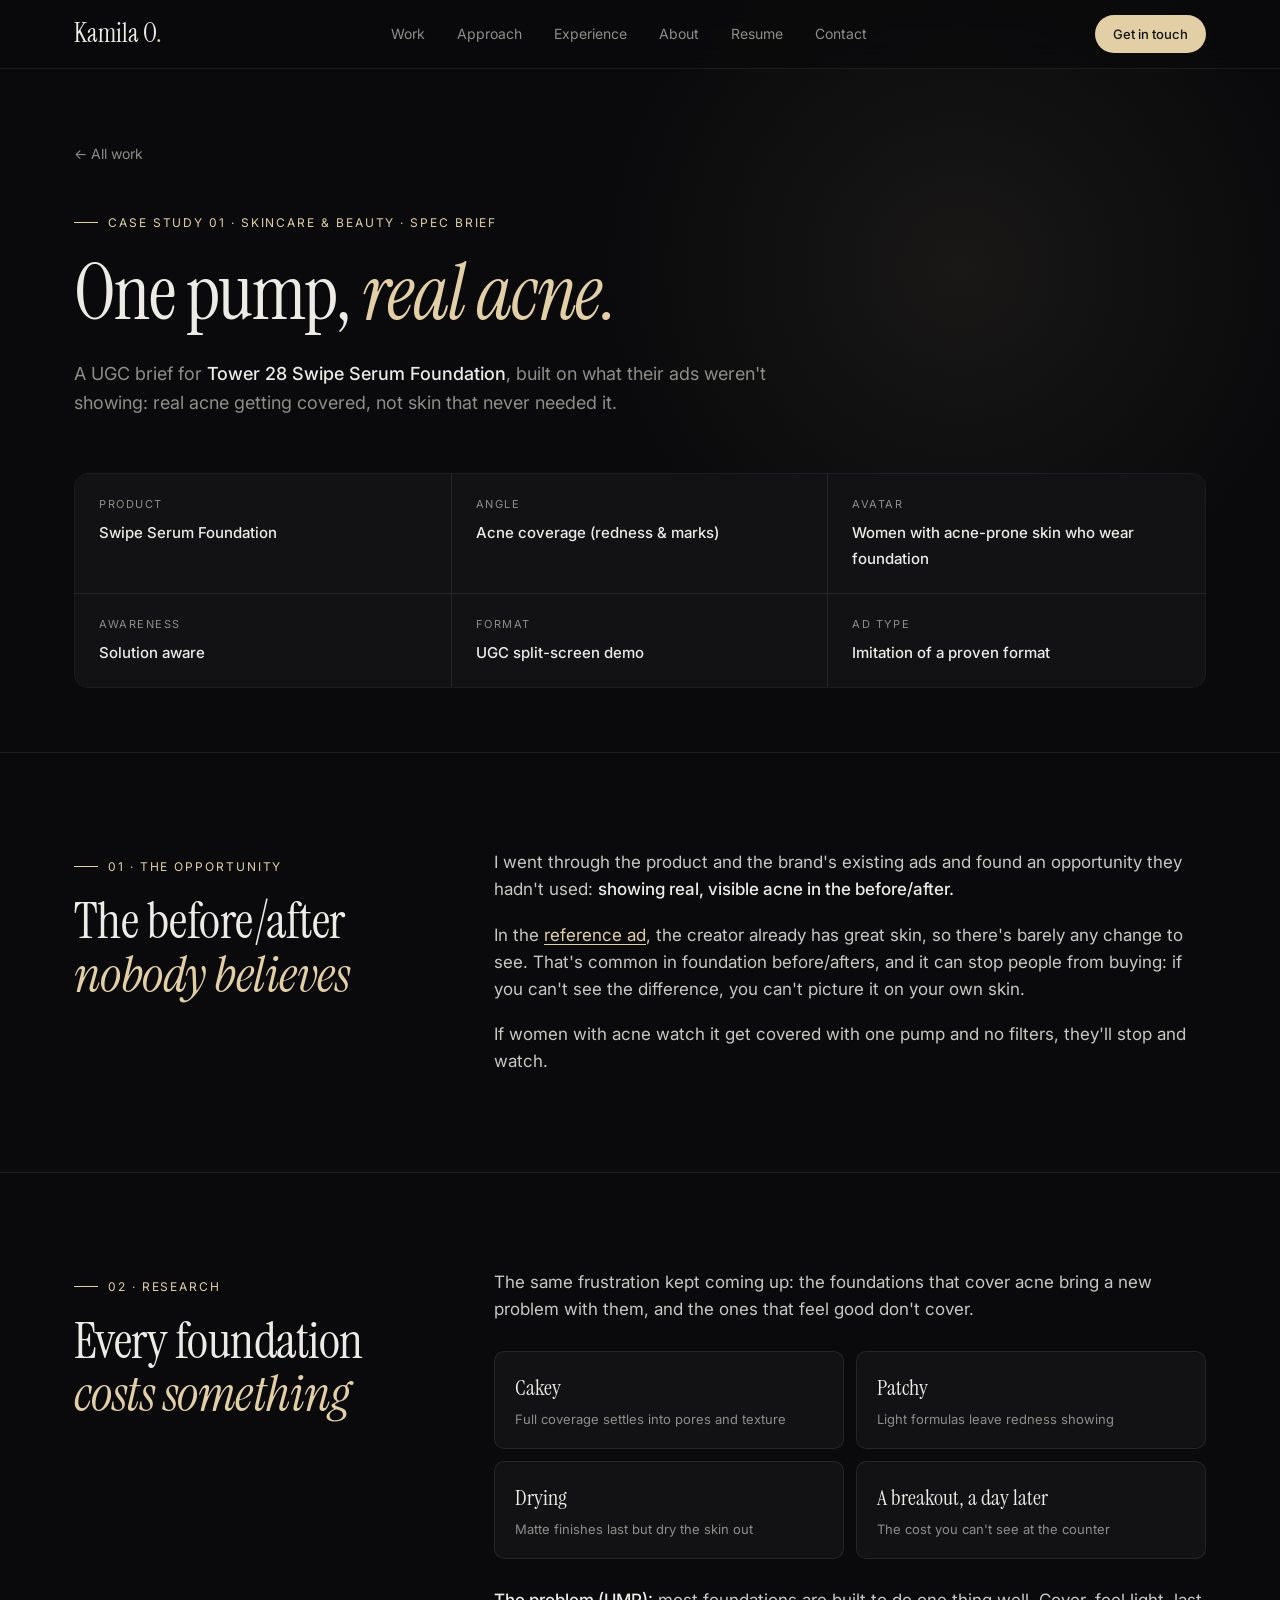
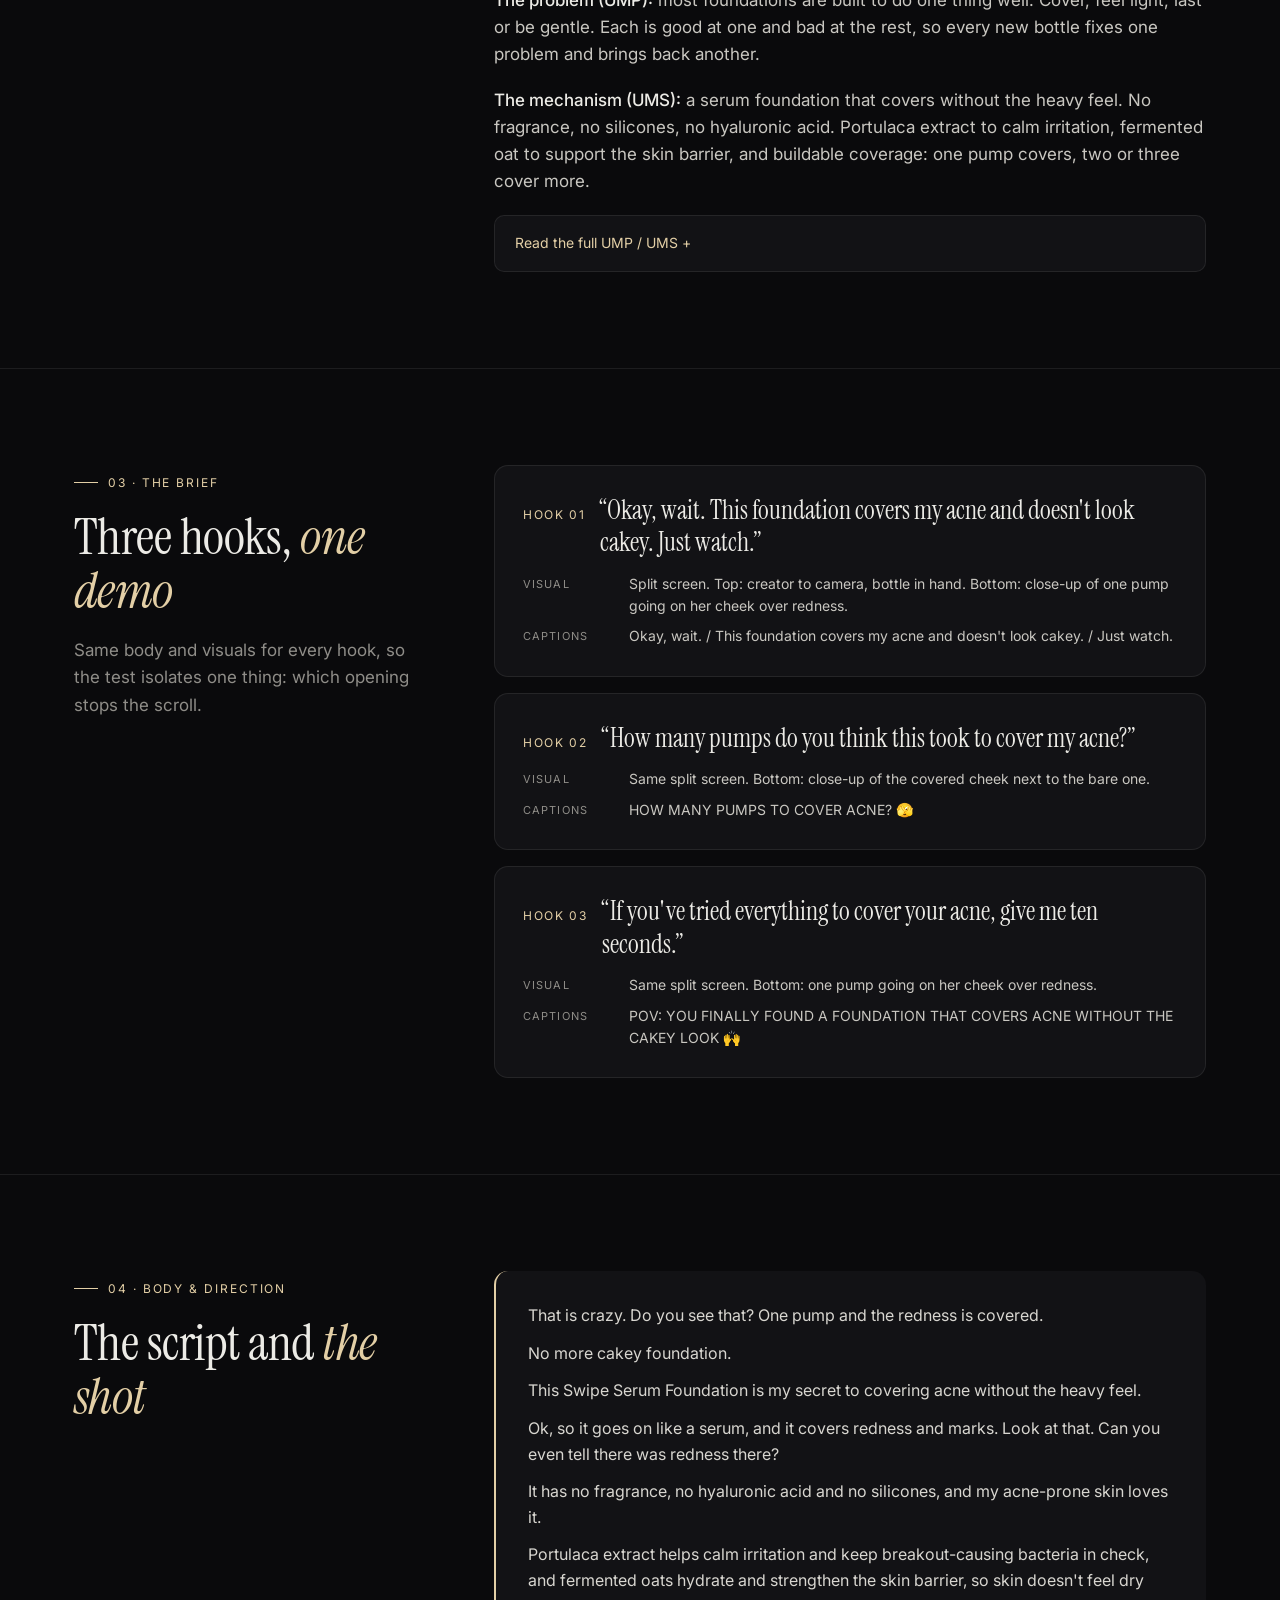
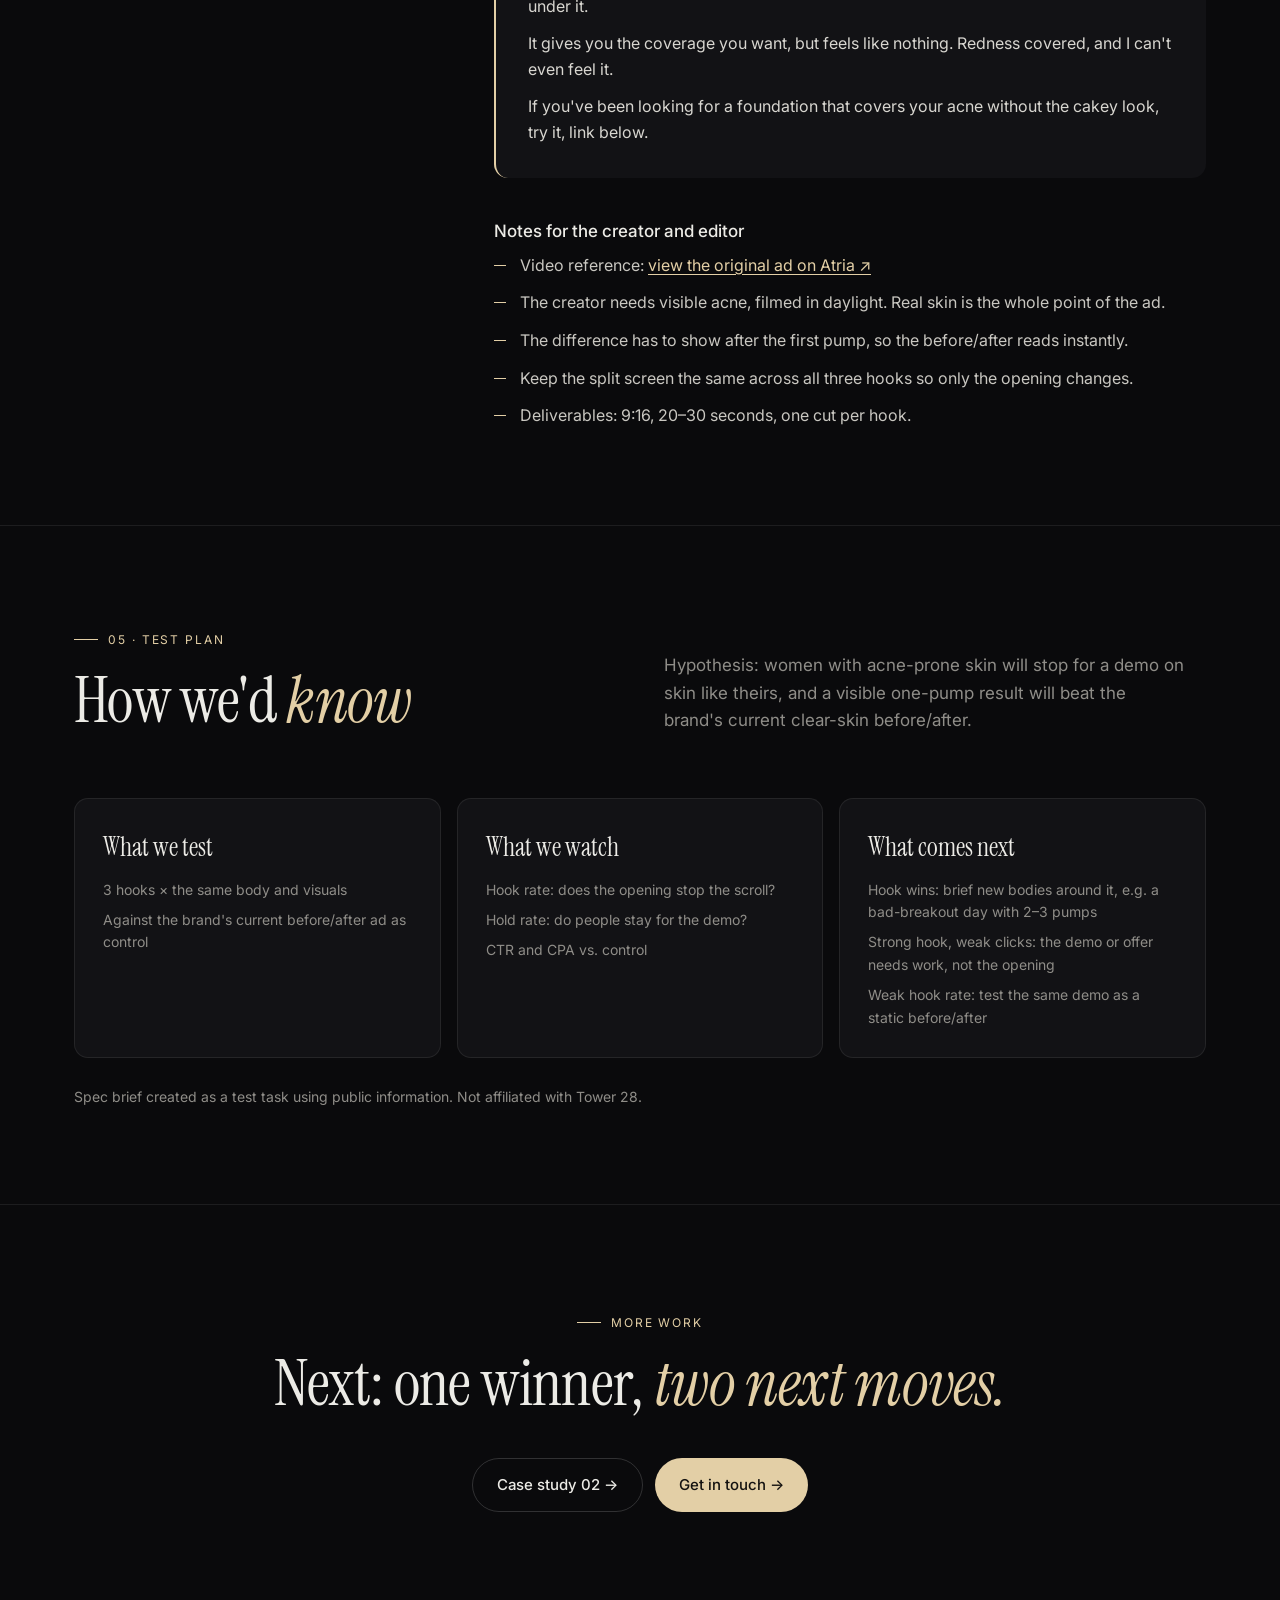
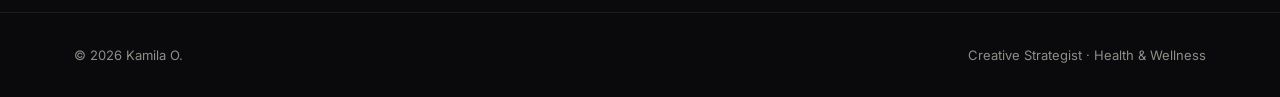
<file: work/tower-28.html>
<!doctype html>
<html lang="en">
<head>
  <meta charset="utf-8">
  <meta name="viewport" content="width=device-width, initial-scale=1">
  <title>Tower 28: One Pump, Real Acne | Kamila O.</title>
  <meta name="description" content="Spec creative strategy brief for Tower 28 Swipe Serum Foundation: a UGC hook test built on what the brand's before/after ads weren't showing: real acne.">
  <link rel="preconnect" href="https://fonts.googleapis.com">
  <link rel="preconnect" href="https://fonts.gstatic.com" crossorigin>
  <link href="https://fonts.googleapis.com/css2?family=Instrument+Serif:ital@0;1&family=Inter:wght@400;500;600&display=swap" rel="stylesheet">
  <link rel="stylesheet" href="../styles.css">
</head>
<body>

  <header class="nav">
    <div class="wrap">
      <a href="../index.html" class="logo">Kamila O<span>.</span></a>
      <ul class="nav-links" id="navLinks">
        <li><a href="../index.html#work">Work</a></li>
        <li><a href="../index.html#approach">Approach</a></li>
        <li><a href="../index.html#experience">Experience</a></li>
        <li><a href="../index.html#about">About</a></li>
        <li><a href="../resume.html">Resume</a></li>
        <li><a href="../index.html#contact">Contact</a></li>
      </ul>
      <a href="https://www.linkedin.com/in/kamila-osmanova" target="_blank" rel="noopener" class="btn btn-primary btn-sm">Get in touch</a>
      <button class="nav-toggle" id="navToggle" aria-expanded="false" aria-controls="navLinks">Menu</button>
    </div>
  </header>

  <main>

    <!-- HERO -->
    <section class="cs-hero">
      <div class="wrap">
        <a href="../index.html#work" class="back">← All work</a>
        <div class="reveal">
          <span class="eyebrow">Case study 01 · Skincare &amp; beauty · Spec brief</span>
          <h1>One pump, <em>real acne.</em></h1>
          <p class="hero-sub">
            A UGC brief for <strong>Tower 28 Swipe Serum Foundation</strong>, built on what their ads weren't
            showing: real acne getting covered, not skin that never needed it.
          </p>
        </div>

        <div class="facts reveal">
          <div class="fact"><span>Product</span><b>Swipe Serum Foundation</b></div>
          <div class="fact"><span>Angle</span><b>Acne coverage (redness &amp; marks)</b></div>
          <div class="fact"><span>Avatar</span><b>Women with acne-prone skin who wear foundation</b></div>
          <div class="fact"><span>Awareness</span><b>Solution aware</b></div>
          <div class="fact"><span>Format</span><b>UGC split-screen demo</b></div>
          <div class="fact"><span>Ad type</span><b>Imitation of a proven format</b></div>
        </div>
      </div>
    </section>

    <!-- THE OPPORTUNITY -->
    <section class="cs-section">
      <div class="wrap cs-grid">
        <div class="reveal">
          <span class="eyebrow">01 · The opportunity</span>
          <h2>The before/after <em>nobody believes</em></h2>
        </div>
        <div class="prose reveal">
          <p>
            I went through the product and the brand's existing ads and found an opportunity they hadn't used:
            <strong>showing real, visible acne in the before/after.</strong>
          </p>
          <p>
            In the <a href="https://app.tryatria.com/ad/m986225417574422" target="_blank" rel="noopener">reference ad</a>, the creator already has great skin, so there's barely any change to see. That's
            common in foundation before/afters, and it can stop people from buying: if you can't see the
            difference, you can't picture it on your own skin.
          </p>
          <p>
            If women with acne watch it get covered with one pump and no filters, they'll stop and watch.
          </p>
        </div>
      </div>
    </section>

    <!-- RESEARCH -->
    <section class="cs-section">
      <div class="wrap cs-grid">
        <div class="reveal">
          <span class="eyebrow">02 · Research</span>
          <h2>Every foundation <em>costs something</em></h2>
        </div>
        <div class="prose reveal">
          <p>
            The same frustration kept coming up: the foundations that cover acne bring a new problem with them,
            and the ones that feel good don't cover.
          </p>
          <div class="pain-list">
            <div class="pain">Cakey<small>Full coverage settles into pores and texture</small></div>
            <div class="pain">Patchy<small>Light formulas leave redness showing</small></div>
            <div class="pain">Drying<small>Matte finishes last but dry the skin out</small></div>
            <div class="pain">A breakout, a day later<small>The cost you can't see at the counter</small></div>
          </div>
          <p>
            <strong>The problem (UMP):</strong> most foundations are built to do one thing well. Cover, feel light,
            last or be gentle. Each is good at one and bad at the rest, so every new bottle fixes one problem and
            brings back another.
          </p>
          <p>
            <strong>The mechanism (UMS):</strong> a serum foundation that covers without the heavy feel. No
            fragrance, no silicones, no hyaluronic acid. Portulaca extract to calm irritation, fermented oat to
            support the skin barrier, and buildable coverage: one pump covers, two or three cover more.
          </p>

          <details class="more">
            <summary>Read the full UMP / UMS</summary>
            <div class="inner">
              <p>
                <strong>UMP.</strong> If every foundation you've tried either covers but looks cakey, or feels light
                but doesn't cover, think about the last one you tried. It either looked great for an hour, or covered
                well but felt heavy, and the reason is that most foundations are built to do one thing well: cover,
                or feel light, or last, or be gentle. Full coverage covers the acne but settles into pores and fine
                lines, so you hide the redness and show the texture. Go light and it doesn't cover, and what's left
                looks patchy. A matte finish holds but dries you out, and a glowy one is gone by hour two or three.
                And the breakout shows up a day or two later, a cost you can't judge at the counter because it
                hasn't happened yet. Adding a primer, a powder or a concealer just moves the cost somewhere else, and
                switching brands does the same. You wanted coverage, comfort, wear time and skin that isn't worse the
                next day, and no foundation gave you all four.
              </p>
              <p>
                <strong>UMS.</strong> Swipe Serum Foundation doesn't make you choose. It covers without the heavy
                feel, with no fragrance and no silicones. Start with one pump over moisturizer: one pump covers, two
                to three cover more, so you pick the coverage and keep the feel. It glides on like a serum. Portulaca
                extract helps calm irritation and keep breakout-causing bacteria in check, and fermented oat hydrates
                and strengthens the skin barrier so skin doesn't feel dry underneath. Medium coverage you can build
                on a bad breakout day, made to last through the day.
              </p>
            </div>
          </details>
        </div>
      </div>
    </section>

    <!-- HOOKS -->
    <section class="cs-section">
      <div class="wrap cs-grid">
        <div class="reveal">
          <span class="eyebrow">03 · The brief</span>
          <h2>Three hooks, <em>one demo</em></h2>
          <p class="lead" style="margin-top: 20px;">Same body and visuals for every hook, so the test isolates one thing: which opening stops the scroll.</p>
        </div>
        <div class="hooks">
          <article class="hook reveal">
            <div class="hook-top"><span class="n">HOOK 01</span><q>Okay, wait. This foundation covers my acne and doesn't look cakey. Just watch.</q></div>
            <dl>
              <dt>Visual</dt><dd>Split screen. Top: creator to camera, bottle in hand. Bottom: close-up of one pump going on her cheek over redness.</dd>
              <dt>Captions</dt><dd>Okay, wait. / This foundation covers my acne and doesn't look cakey. / Just watch.</dd>
            </dl>
          </article>
          <article class="hook reveal">
            <div class="hook-top"><span class="n">HOOK 02</span><q>How many pumps do you think this took to cover my acne?</q></div>
            <dl>
              <dt>Visual</dt><dd>Same split screen. Bottom: close-up of the covered cheek next to the bare one.</dd>
              <dt>Captions</dt><dd>HOW MANY PUMPS TO COVER ACNE? 🫣</dd>
            </dl>
          </article>
          <article class="hook reveal">
            <div class="hook-top"><span class="n">HOOK 03</span><q>If you've tried everything to cover your acne, give me ten seconds.</q></div>
            <dl>
              <dt>Visual</dt><dd>Same split screen. Bottom: one pump going on her cheek over redness.</dd>
              <dt>Captions</dt><dd>POV: YOU FINALLY FOUND A FOUNDATION THAT COVERS ACNE WITHOUT THE CAKEY LOOK 🙌</dd>
            </dl>
          </article>
        </div>
      </div>
    </section>

    <!-- BODY + NOTES -->
    <section class="cs-section">
      <div class="wrap cs-grid">
        <div class="reveal">
          <span class="eyebrow">04 · Body &amp; direction</span>
          <h2>The script and <em>the shot</em></h2>
        </div>
        <div class="reveal">
          <div class="script">
            <p>That is crazy. Do you see that? One pump and the redness is covered.</p>
            <p>No more cakey foundation.</p>
            <p>This Swipe Serum Foundation is my secret to covering acne without the heavy feel.</p>
            <p>Ok, so it goes on like a serum, and it covers redness and marks. Look at that. Can you even tell there was redness there?</p>
            <p>It has no fragrance, no hyaluronic acid and no silicones, and my acne-prone skin loves it.</p>
            <p>Portulaca extract helps calm irritation and keep breakout-causing bacteria in check, and fermented oats hydrate and strengthen the skin barrier, so skin doesn't feel dry under it.</p>
            <p>It gives you the coverage you want, but feels like nothing. Redness covered, and I can't even feel it.</p>
            <p>If you've been looking for a foundation that covers your acne without the cakey look, try it, link below.</p>
          </div>

          <div class="prose" style="margin-top: 40px;">
            <p><strong>Notes for the creator and editor</strong></p>
          </div>
          <ul class="notes">
            <li>Video reference: <a href="https://app.tryatria.com/ad/m986225417574422" target="_blank" rel="noopener">view the original ad on Atria ↗</a></li>
            <li>The creator needs visible acne, filmed in daylight. Real skin is the whole point of the ad.</li>
            <li>The difference has to show after the first pump, so the before/after reads instantly.</li>
            <li>Keep the split screen the same across all three hooks so only the opening changes.</li>
            <li>Deliverables: 9:16, 20–30 seconds, one cut per hook.</li>
          </ul>
        </div>
      </div>
    </section>

    <!-- TEST PLAN -->
    <section class="cs-section">
      <div class="wrap">
        <div class="section-head">
          <div class="reveal">
            <span class="eyebrow">05 · Test plan</span>
            <h2>How we'd <em>know</em></h2>
          </div>
          <p class="lead reveal">
            Hypothesis: women with acne-prone skin will stop for a demo on skin like theirs, and a visible one-pump
            result will beat the brand's current clear-skin before/after.
          </p>
        </div>
        <div class="test-grid">
          <div class="test-card reveal">
            <h4>What we test</h4>
            <ul>
              <li>3 hooks × the same body and visuals</li>
              <li>Against the brand's current before/after ad as control</li>
            </ul>
          </div>
          <div class="test-card reveal">
            <h4>What we watch</h4>
            <ul>
              <li>Hook rate: does the opening stop the scroll?</li>
              <li>Hold rate: do people stay for the demo?</li>
              <li>CTR and CPA vs. control</li>
            </ul>
          </div>
          <div class="test-card reveal">
            <h4>What comes next</h4>
            <ul>
              <li>Hook wins: brief new bodies around it, e.g. a bad-breakout day with 2–3 pumps</li>
              <li>Strong hook, weak clicks: the demo or offer needs work, not the opening</li>
              <li>Weak hook rate: test the same demo as a static before/after</li>
            </ul>
          </div>
        </div>
        <p class="work-note reveal">Spec brief created as a test task using public information. Not affiliated with Tower 28.</p>
      </div>
    </section>

    <section class="next-case">
      <div class="wrap">
        <span class="eyebrow reveal">More work</span>
        <h2 class="reveal">Next: one winner, <em>two next moves.</em></h2>
        <div class="hero-cta reveal" style="justify-content: center;">
          <a href="airway-trainer.html" class="btn btn-ghost">Case study 02 →</a>
          <a href="https://www.linkedin.com/in/kamila-osmanova" target="_blank" rel="noopener" class="btn btn-primary">Get in touch →</a>
        </div>
      </div>
    </section>

  </main>

  <footer>
    <div class="wrap">
      <span>© 2026 Kamila O.</span>
      <span>Creative Strategist · Health &amp; Wellness</span>
    </div>
  </footer>

  <script src="../script.js"></script>
</body>
</html>
</file>
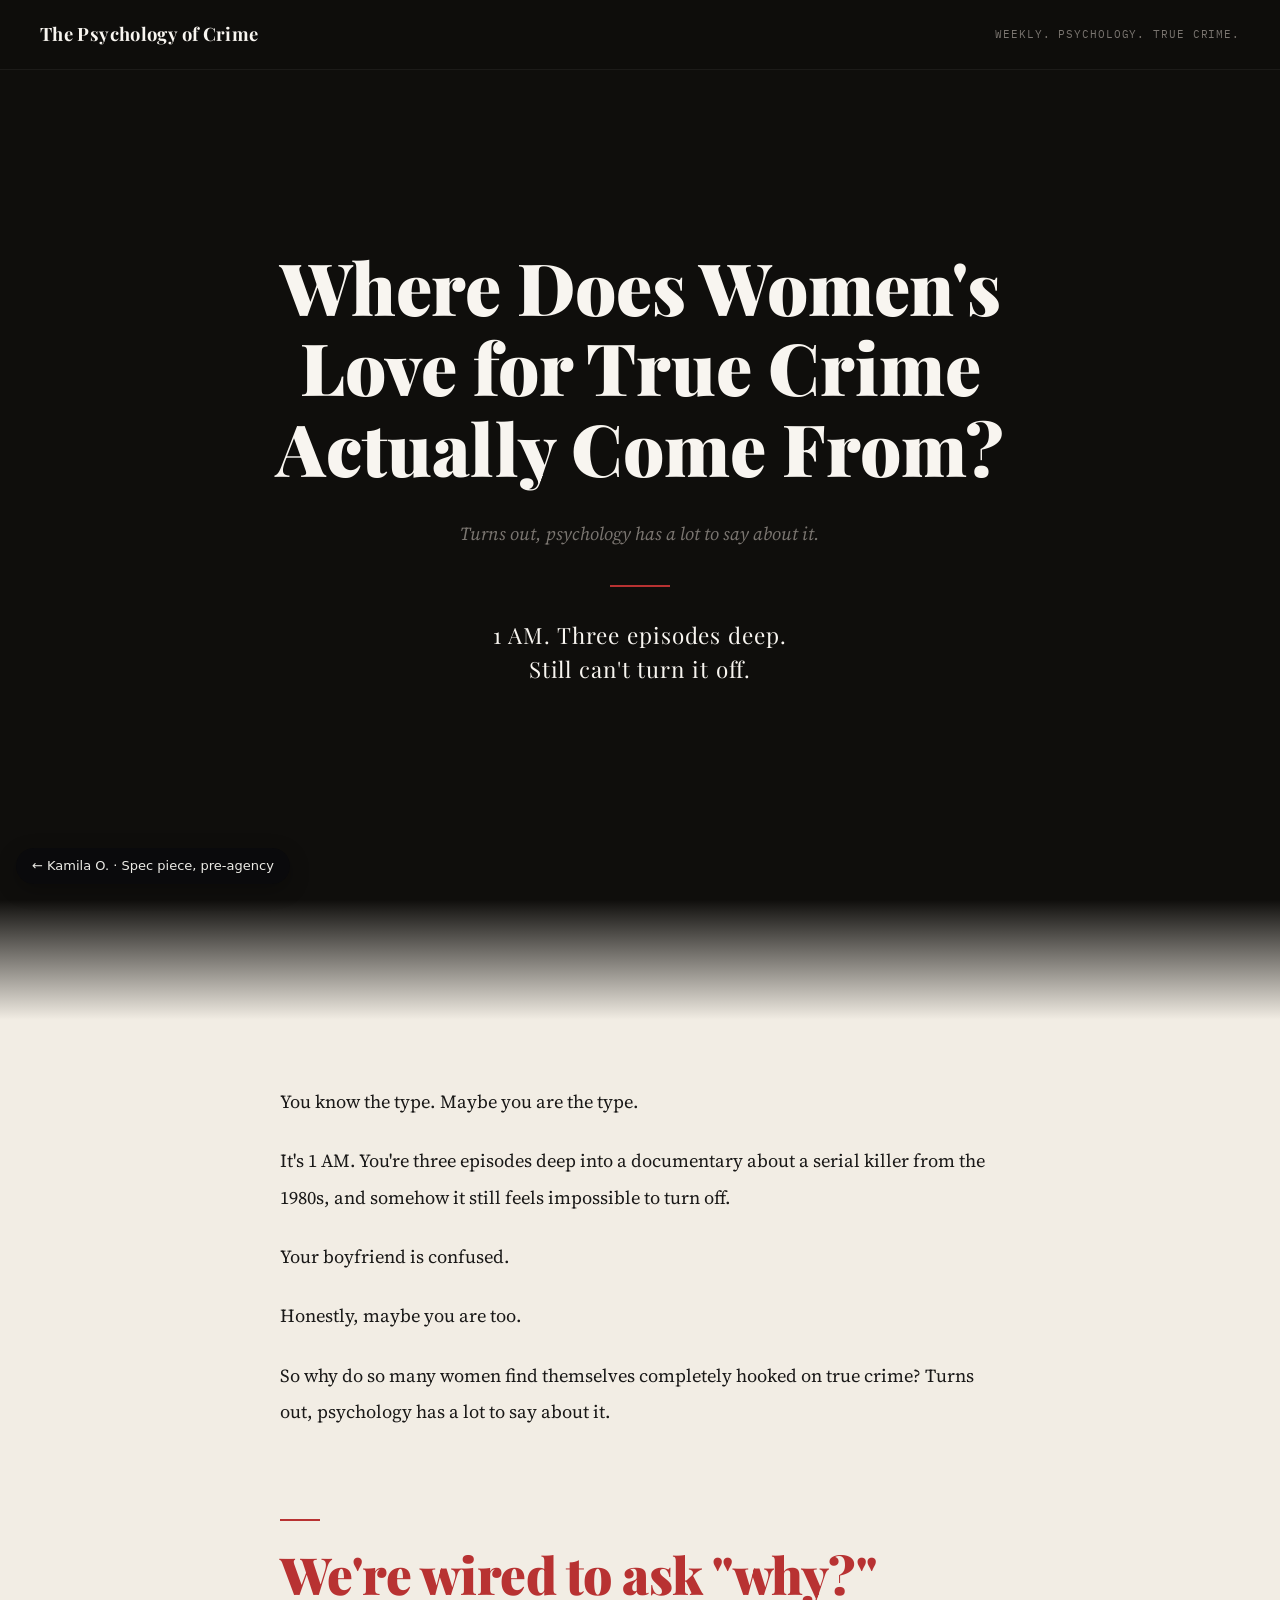
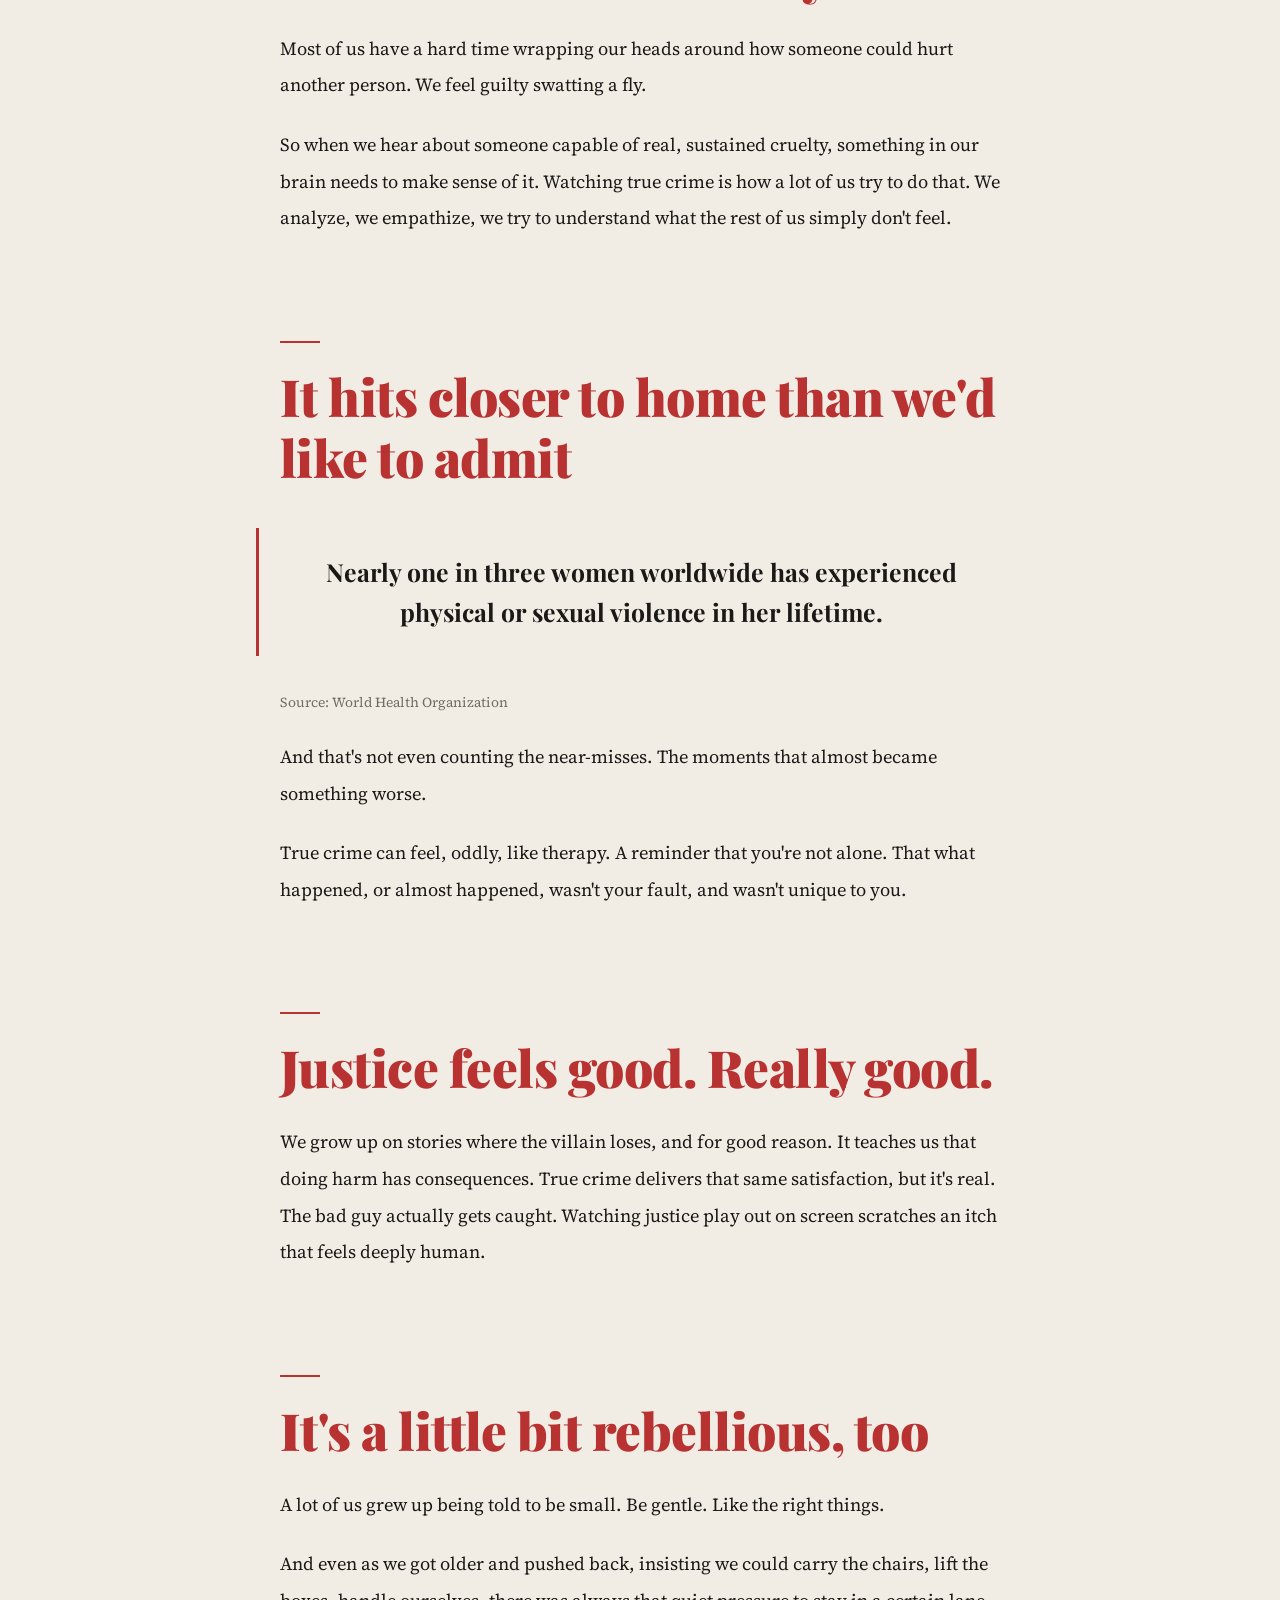
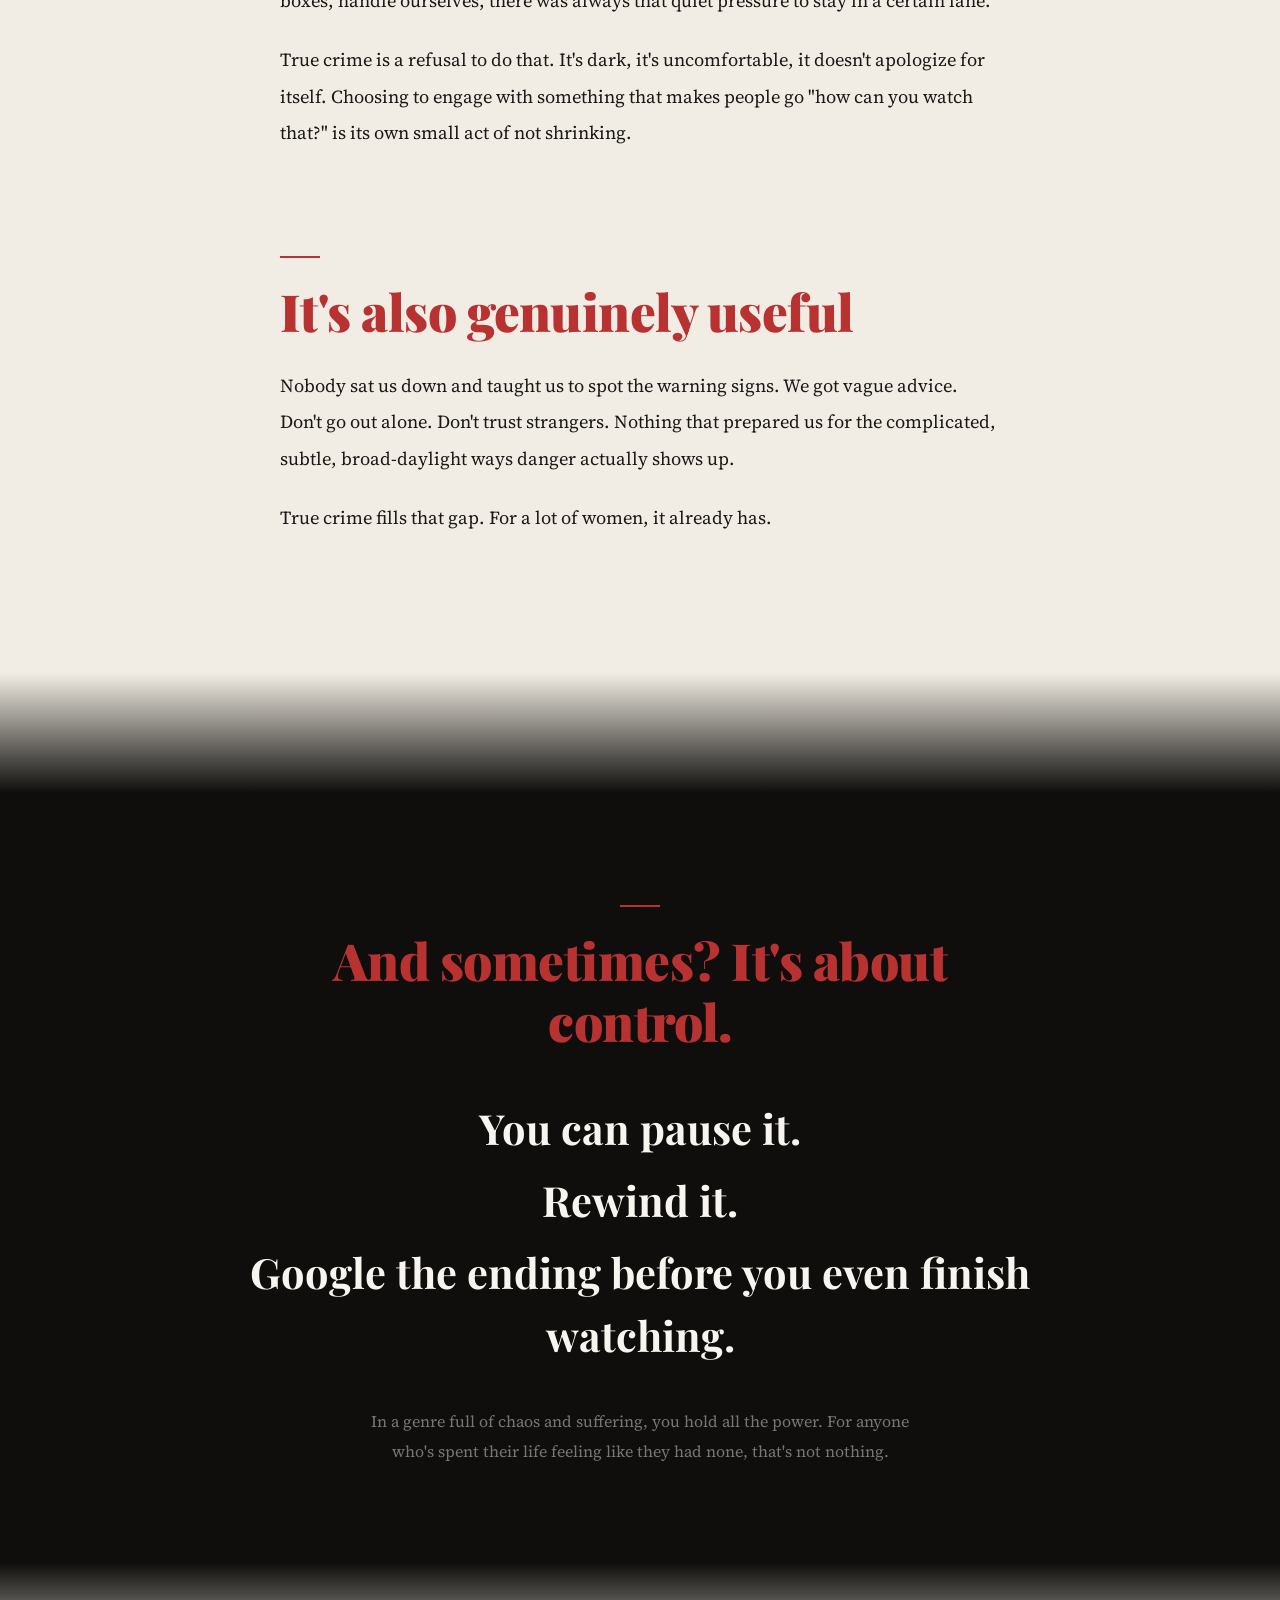
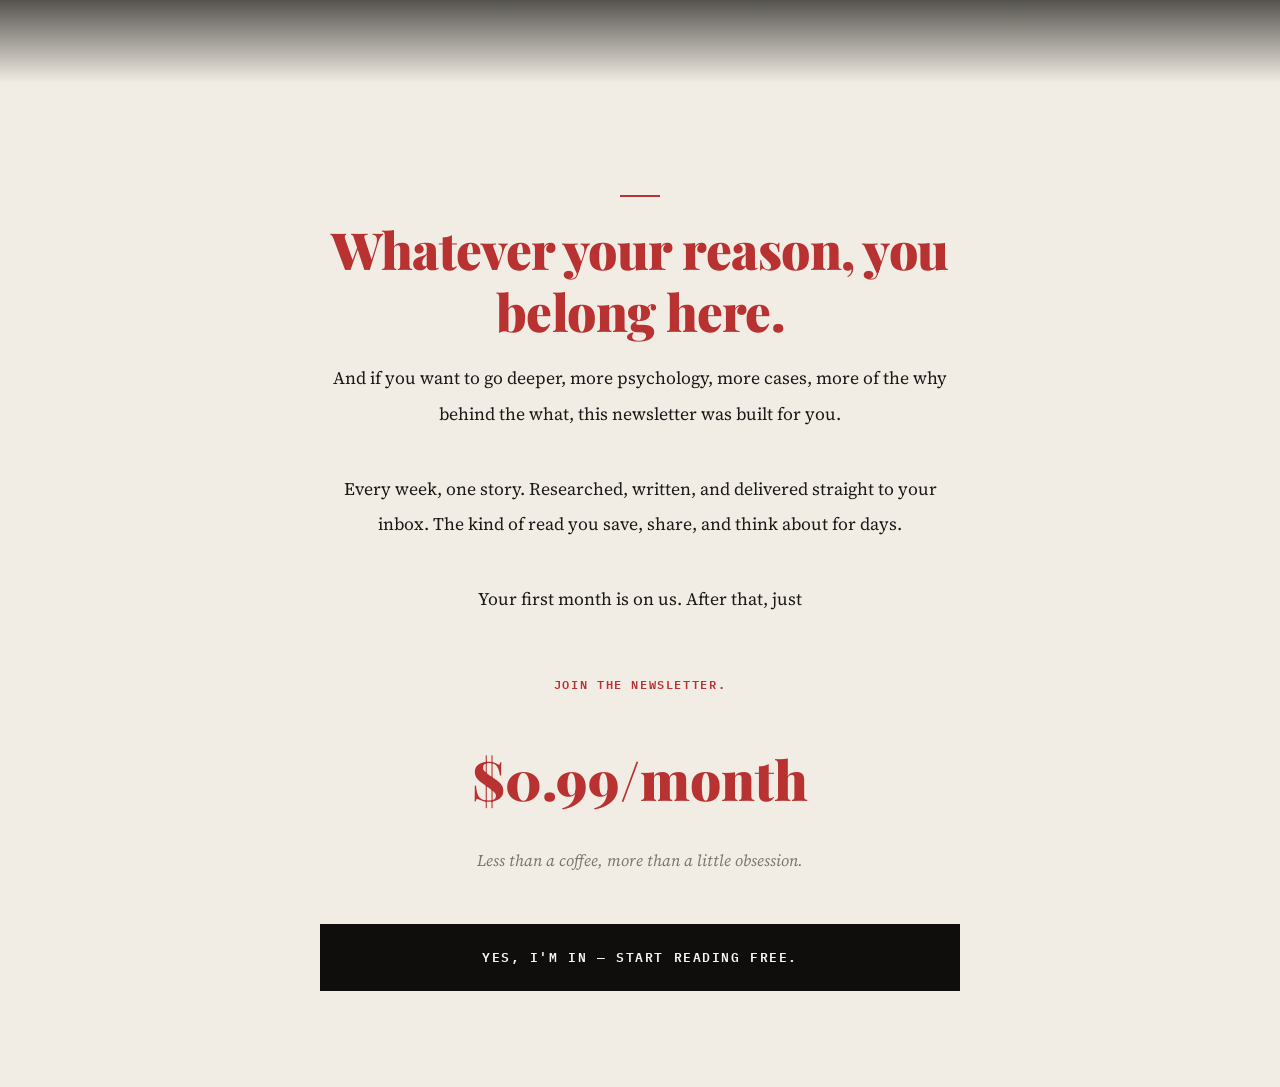
<file: work/true-crime.html>
<!DOCTYPE html>
<html lang="en">

<head>
    <meta charset="UTF-8">
    <meta name="viewport" content="width=device-width, initial-scale=1.0">
    <title>Where Does Women's Love for True Crime Actually Come From?</title>
    <meta name="description"
        content="The psychology behind women's obsession with true crime. Weekly newsletter exploring the why behind the what.">
    <link rel="preconnect" href="https://fonts.googleapis.com">
    <link rel="preconnect" href="https://fonts.gstatic.com" crossorigin>
    <link
        href="https://fonts.googleapis.com/css2?family=Playfair+Display:ital,wght@0,400;0,700;0,900;1,400;1,700&family=Source+Serif+4:ital,wght@0,400;0,600;1,400&family=IBM+Plex+Mono:wght@400;500;600&display=swap"
        rel="stylesheet">
    <style>
        *,
        *::before,
        *::after {
            margin: 0;
            padding: 0;
            box-sizing: border-box;
        }

        :root {
            --ink: #0f0e0c;
            --parchment: #f2ede4;
            --blood: #b83232;
            --gold: #a08840;
            --smoke: #7a7570;
            --off-white: #f8f5f0;
            --near-black: #1a1918;
            --serif-display: 'Playfair Display', Georgia, serif;
            --serif-body: 'Source Serif 4', Georgia, serif;
            --mono: 'IBM Plex Mono', 'Courier New', monospace;
        }

        html {
            scroll-behavior: smooth;
        }

        body {
            background: var(--ink);
            color: var(--near-black);
            font-family: var(--serif-body);
            font-size: 1.15rem;
            line-height: 2;
            -webkit-font-smoothing: antialiased;
            -moz-osx-font-smoothing: grayscale;
        }

        /* ── FIXED NAV ── */
        .nav {
            position: fixed;
            top: 0;
            left: 0;
            right: 0;
            z-index: 1000;
            background: rgba(15, 14, 12, 0.88);
            backdrop-filter: blur(12px);
            -webkit-backdrop-filter: blur(12px);
            display: flex;
            align-items: center;
            justify-content: space-between;
            padding: 1rem 2.5rem;
            border-bottom: 1px solid rgba(248, 245, 240, 0.06);
        }

        .nav-name {
            font-family: var(--serif-display);
            font-weight: 700;
            font-size: 1.15rem;
            color: var(--off-white);
            letter-spacing: 0.02em;
        }

        .nav-tag {
            font-family: var(--mono);
            font-size: 0.7rem;
            color: var(--smoke);
            letter-spacing: 0.08em;
            text-transform: uppercase;
        }

        /* ── HERO ── */
        .hero {
            min-height: 100vh;
            background: var(--ink);
            display: flex;
            flex-direction: column;
            align-items: center;
            justify-content: center;
            text-align: center;
            padding: 6rem 2rem 4rem;
            position: relative;
            overflow: hidden;
        }

        .hero-label {
            font-family: var(--mono);
            font-size: 0.75rem;
            font-weight: 600;
            color: var(--blood);
            text-transform: uppercase;
            letter-spacing: 0.15em;
            margin-bottom: 2.5rem;
            opacity: 0;
            transform: translateY(24px);
        }

        .hero-headline {
            font-family: var(--serif-display);
            font-weight: 900;
            font-size: clamp(2.4rem, 6vw, 4.5rem);
            color: var(--off-white);
            line-height: 1.12;
            max-width: 820px;
            margin-bottom: 1.8rem;
            opacity: 0;
            transform: translateY(24px);
        }

        .hero-subline {
            font-family: var(--serif-body);
            font-style: italic;
            font-size: 1.15rem;
            color: var(--smoke);
            margin-bottom: 2rem;
            opacity: 0;
            transform: translateY(24px);
        }

        .hero-rule {
            width: 60px;
            height: 2px;
            background: var(--blood);
            border: none;
            margin-bottom: 2rem;
            opacity: 0;
            transform: translateY(24px);
        }

        .hero-meta {
            font-family: var(--serif-display);
            font-size: clamp(1rem, 1.8vw, 1.4rem);
            color: var(--off-white);
            letter-spacing: 0.04em;
            line-height: 1.5;
            opacity: 0;
            transform: translateY(24px);
        }

        .hero-meta span {
            display: block;
        }

        /* ── TRANSITION STRIP ── */
        .transition-strip {
            height: 120px;
            background: linear-gradient(to bottom, var(--ink), var(--parchment));
            width: 100%;
        }

        /* ── BODY READING SECTION ── */
        .body-section {
            background: var(--parchment);
            padding: 4rem 2rem;
        }

        .body-inner {
            max-width: 720px;
            margin: 0 auto;
        }

        .section-block {
            margin-bottom: 4.5rem;
            opacity: 0;
            transform: translateY(30px);
            transition: opacity 0.7s ease, transform 0.7s ease;
        }

        .section-block:first-child {
            margin-bottom: 3.5rem;
        }

        .section-block.visible {
            opacity: 1;
            transform: translateY(0);
        }

        .section-label {
            font-family: var(--serif-display);
            font-weight: 900;
            font-size: clamp(2rem, 4.5vw, 3.2rem);
            color: var(--blood);
            text-transform: none;
            letter-spacing: -0.01em;
            line-height: 1.2;
            margin-bottom: 1.6rem;
            padding-top: 2rem;
            position: relative;
        }

        .section-label::before {
            content: '';
            display: block;
            width: 40px;
            height: 2px;
            background: var(--blood);
            margin-bottom: 1.4rem;
        }

        /* Centre the red rule when section-label has text-align:center (offer section) */
        .section-label[style*="text-align:center"]::before,
        .section-label[style*="text-align: center"]::before {
            margin-left: auto;
            margin-right: auto;
        }

        .body-section p {
            margin-bottom: 1.4rem;
            color: var(--near-black);
        }

        /* ── PULL QUOTE ── */
        .pull-quote {
            font-family: var(--serif-display);
            font-weight: 700;
            font-size: 1.55rem;
            line-height: 1.6;
            text-align: center;
            color: var(--near-black);
            border-left: 3px solid var(--blood);
            padding: 1.5rem 2rem;
            margin: 2.5rem -1.5rem 2.5rem -1.5rem;
            position: relative;
        }

        /* ── DARK INTERLUDE ── */
        .interlude {
            background: var(--ink);
            padding: 6rem 2rem;
            text-align: center;
            overflow: hidden;
        }

        .interlude-inner {
            max-width: 800px;
            margin: 0 auto;
        }

        .interlude-label {
            font-family: var(--serif-display);
            font-weight: 900;
            font-size: clamp(2rem, 4.5vw, 3.2rem);
            color: var(--blood);
            text-transform: none;
            letter-spacing: -0.01em;
            line-height: 1.2;
            margin-bottom: 2.8rem;
            position: relative;
            padding-top: 1rem;
            opacity: 0;
            transform: translateY(20px);
            transition: opacity 0.6s ease, transform 0.6s ease;
        }

        .interlude-label::before {
            content: '';
            display: block;
            width: 40px;
            height: 2px;
            background: var(--blood);
            margin: 0 auto 1.4rem;
        }

        .interlude-label.visible {
            opacity: 1;
            transform: translateY(0);
        }

        .control-line {
            font-family: var(--serif-display);
            font-weight: 700;
            font-size: clamp(1.6rem, 3.5vw, 2.6rem);
            color: var(--off-white);
            line-height: 1.5;
            margin-bottom: 0.6rem;
            opacity: 0;
            transform: translateX(60px);
            transition: opacity 0.5s ease, transform 0.5s ease;
        }

        .control-line.visible {
            opacity: 1;
            transform: translateX(0);
        }

        .interlude-body {
            font-family: var(--serif-body);
            font-size: 1rem;
            color: var(--smoke);
            line-height: 1.9;
            max-width: 580px;
            margin: 2.5rem auto 0;
            opacity: 0;
            transform: translateY(20px);
            transition: opacity 0.7s ease 0.6s, transform 0.7s ease 0.6s;
        }

        .interlude-body.visible {
            opacity: 1;
            transform: translateY(0);
        }

        /* ── TRANSITION STRIP 2 ── */
        .transition-strip-2 {
            height: 120px;
            background: linear-gradient(to bottom, var(--ink), var(--parchment));
            width: 100%;
        }

        /* ── NEWSLETTER OFFER ── */
        .offer-section {
            background: var(--parchment);
            padding: 5rem 2rem 4rem;
            text-align: center;
        }

        .offer-inner {
            max-width: 640px;
            margin: 0 auto;
        }

        .offer-label {
            font-family: var(--mono);
            font-size: 0.72rem;
            font-weight: 600;
            color: var(--blood);
            text-transform: uppercase;
            letter-spacing: 0.14em;
            margin-bottom: 1.8rem;
        }

        .offer-copy {
            font-family: var(--serif-body);
            font-size: 1.1rem;
            color: var(--near-black);
            line-height: 2;
            margin-bottom: 2.5rem;
        }

        .offer-price {
            font-family: var(--serif-display);
            font-weight: 900;
            font-size: clamp(2.2rem, 5vw, 3.4rem);
            color: var(--blood);
            margin-bottom: 0.6rem;
        }

        .offer-tagline {
            font-family: var(--serif-body);
            font-style: italic;
            font-size: 1rem;
            color: var(--smoke);
            margin-bottom: 3rem;
        }

        .cta-button {
            display: block;
            width: 100%;
            max-width: 640px;
            margin: 0 auto 2rem;
            padding: 1.3rem 2rem;
            background: var(--ink);
            color: var(--off-white);
            font-family: var(--mono);
            font-size: 0.82rem;
            font-weight: 600;
            letter-spacing: 0.12em;
            text-transform: uppercase;
            border: none;
            border-radius: 0;
            cursor: pointer;
            text-decoration: none;
            text-align: center;
            transition: none;
        }

        .cta-button:hover {
            background: var(--blood);
            color: var(--off-white);
        }

        .closing-line {
            font-family: var(--mono);
            font-size: 0.72rem;
            color: var(--smoke);
            letter-spacing: 0.06em;
            text-align: center;
            padding-bottom: 4rem;
            background: var(--parchment);
        }

        /* ── FADE-IN UTILITY ── */
        .fade-section {
            opacity: 0;
            transform: translateY(30px);
            transition: opacity 0.7s ease, transform 0.7s ease;
        }

        .fade-section.visible {
            opacity: 1;
            transform: translateY(0);
        }

        /* ── RESPONSIVE ── */
        @media (max-width: 600px) {
            .nav {
                padding: 0.8rem 1.2rem;
            }

            .nav-name {
                font-size: 0.95rem;
            }

            .nav-tag {
                font-size: 0.6rem;
            }

            .hero {
                padding: 5rem 1.2rem 3rem;
            }

            .body-section {
                padding: 3rem 1.2rem;
            }

            .section-label {
                padding-top: 1.5rem;
                margin-bottom: 1.2rem;
            }

            .pull-quote {
                font-size: 1.25rem;
                margin-left: 0;
                margin-right: 0;
                padding: 1.2rem 1.2rem;
            }

            .interlude {
                padding: 4rem 1.2rem;
            }

            .offer-section {
                padding: 3.5rem 1.2rem 3rem;
            }

            .cta-button {
                font-size: 0.72rem;
                padding: 1.1rem 1rem;
            }
        }
    </style>
</head>

<body>

    <!-- portfolio back link -->
    <a href="../index.html#before" style="position: fixed; left: 16px; bottom: 16px; z-index: 9999; display: inline-flex; gap: 8px; align-items: center; padding: 10px 16px; border-radius: 999px; background: #0a0a0c; color: #ecebe6; font: 500 13px/1.2 Inter, system-ui, sans-serif; text-decoration: none; box-shadow: 0 6px 20px rgba(0,0,0,0.25);">← Kamila O. · Spec piece, pre-agency</a>

    <!-- ── FIXED NAV ── -->
    <nav class="nav">
        <div class="nav-name">The Psychology of Crime</div>
        <div class="nav-tag">Weekly. Psychology. True Crime.</div>
    </nav>

    <!-- ── HERO ── -->
    <section class="hero" id="hero">
        <h1 class="hero-headline" data-hero="1">Where Does Women's Love for True Crime Actually Come From?</h1>
        <p class="hero-subline" data-hero="2">Turns out, psychology has a lot to say about it.</p>
        <hr class="hero-rule" data-hero="3">
        <div class="hero-meta" data-hero="4">
            <span>1 AM. Three episodes deep.</span>
            <span>Still can't turn it off.</span>
        </div>
    </section>

    <!-- ── TRANSITION ── -->
    <div class="transition-strip"></div>

    <!-- ── BODY READING ── -->
    <section class="body-section">
        <div class="body-inner">

            <!-- Intro -->
            <div class="section-block">
                <p>You know the type. Maybe you are the type.</p>
                <p>It's 1 AM. You're three episodes deep into a documentary about a serial killer from the 1980s, and
                    somehow it still feels impossible to turn off.</p>
                <p>Your boyfriend is confused.</p>
                <p>Honestly, maybe you are too.</p>
                <p>So why do so many women find themselves completely hooked on true crime? Turns out, psychology has a
                    lot to say about it.</p>
            </div>

            <!-- We're wired to ask "why?" -->
            <div class="section-block">
                <div class="section-label">We're wired to ask "why?"</div>
                <p>Most of us have a hard time wrapping our heads around how someone could hurt another person. We feel
                    guilty swatting a fly.</p>
                <p>So when we hear about someone capable of real, sustained cruelty, something in our brain needs to
                    make sense of it. Watching true crime is how a lot of us try to do that. We analyze, we empathize,
                    we try to understand what the rest of us simply don't feel.</p>
            </div>

            <!-- It hits closer to home -->
            <div class="section-block">
                <div class="section-label">It hits closer to home than we'd like to admit</div>
                <div class="pull-quote">Nearly one in three women worldwide has experienced physical or sexual violence
                    in her lifetime.</div>
                <p style="font-size: 0.75em; opacity: 0.6; margin-top: -0.5em;">Source: World Health Organization</p>
                <p>And that's not even counting the near-misses. The moments that almost became something worse.</p>
                <p>True crime can feel, oddly, like therapy. A reminder that you're not alone. That what happened, or
                    almost happened, wasn't your fault, and wasn't unique to you.</p>
            </div>

            <!-- Justice feels good -->
            <div class="section-block">
                <div class="section-label">Justice feels good. Really good.</div>
                <p>We grow up on stories where the villain loses, and for good reason. It teaches us that doing harm has
                    consequences. True crime delivers that same satisfaction, but it's real. The bad guy actually gets
                    caught. Watching justice play out on screen scratches an itch that feels deeply human.</p>
            </div>

            <!-- It's a little bit rebellious -->
            <div class="section-block">
                <div class="section-label">It's a little bit rebellious, too</div>
                <p>A lot of us grew up being told to be small. Be gentle. Like the right things.</p>
                <p>And even as we got older and pushed back, insisting we could carry the chairs, lift the boxes, handle
                    ourselves, there was always that quiet pressure to stay in a certain lane.</p>
                <p>True crime is a refusal to do that. It's dark, it's uncomfortable, it doesn't apologize for itself.
                    Choosing to engage with something that makes people go "how can you watch that?" is its own small
                    act of not shrinking.</p>
            </div>

            <!-- It's also genuinely useful -->
            <div class="section-block">
                <div class="section-label">It's also genuinely useful</div>
                <p>Nobody sat us down and taught us to spot the warning signs. We got vague advice. Don't go out alone.
                    Don't trust strangers. Nothing that prepared us for the complicated, subtle, broad-daylight ways
                    danger actually shows up.</p>
                <p>True crime fills that gap. For a lot of women, it already has.</p>
            </div>

        </div>
    </section>

    <!-- ── DARK INTERLUDE ── -->
    <div class="transition-strip" style="background: linear-gradient(to bottom, var(--parchment), var(--ink));"></div>
    <section class="interlude" id="interlude">
        <div class="interlude-inner">
            <div class="interlude-label" data-interlude="label">And sometimes? It's about control.</div>
            <div class="control-line" data-interlude="1">You can pause it.</div>
            <div class="control-line" data-interlude="2">Rewind it.</div>
            <div class="control-line" data-interlude="3">Google the ending before you even finish watching.</div>
            <p class="interlude-body" data-interlude="body">In a genre full of chaos and suffering, you hold all the
                power. For anyone who's spent their life feeling like they had none, that's not nothing.</p>
        </div>
    </section>

    <!-- ── TRANSITION ── -->
    <div class="transition-strip-2"></div>

    <!-- ── NEWSLETTER OFFER ── -->
    <section class="offer-section">
        <div class="offer-inner">
            <div class="section-block">
                <div class="section-label" style="text-align:center; margin-bottom: 1.2rem;">Whatever your reason, you
                    belong here.</div>
                <p class="offer-copy">And if you want to go deeper, more psychology, more cases, more of the why behind
                    the what, this newsletter was built for you.</p>
                <p class="offer-copy">Every week, one story. Researched, written, and delivered straight to your inbox.
                    The kind of read you save, share, and think about for days.</p>
                <p class="offer-copy" style="margin-bottom:1rem;">Your first month is on us. After that, just</p>
            </div>

            <div class="fade-section">
                <div class="offer-label">Join the Newsletter.</div>
                <div class="offer-price">$0.99/month</div>
                <div class="offer-tagline">Less than a coffee, more than a little obsession.</div>
            </div>

            <div class="fade-section">
                <a href="#" class="cta-button" id="cta">YES, I'M IN — START READING FREE.</a>
            </div>
        </div>
    </section>

    <script>
        // ── HERO STAGGER ANIMATION ──
        document.addEventListener('DOMContentLoaded', () => {
            const heroEls = document.querySelectorAll('[data-hero]');
            heroEls.forEach((el, i) => {
                setTimeout(() => {
                    el.style.transition = 'opacity 0.7s ease, transform 0.7s ease';
                    el.style.opacity = '1';
                    el.style.transform = 'translateY(0)';
                }, 300 + i * 200);
            });
        });

        // ── SCROLL REVEAL (BODY SECTIONS + OFFER) ──
        const observer = new IntersectionObserver((entries) => {
            entries.forEach(entry => {
                if (entry.isIntersecting) {
                    entry.target.classList.add('visible');
                    observer.unobserve(entry.target);
                }
            });
        }, { threshold: 0.15 });

        document.querySelectorAll('.section-block, .fade-section').forEach(el => {
            observer.observe(el);
        });

        // ── INTERLUDE ANIMATIONS ──
        const interludeObserver = new IntersectionObserver((entries) => {
            entries.forEach(entry => {
                if (entry.isIntersecting) {
                    const el = entry.target;
                    const key = el.getAttribute('data-interlude');

                    if (key === 'label') {
                        el.classList.add('visible');
                    } else if (key === '1' || key === '2' || key === '3') {
                        const delay = (parseInt(key) - 1) * 150;
                        setTimeout(() => {
                            el.classList.add('visible');
                        }, delay);
                    } else if (key === 'body') {
                        el.classList.add('visible');
                    }

                    interludeObserver.unobserve(el);
                }
            });
        }, { threshold: 0.2 });

        document.querySelectorAll('[data-interlude]').forEach(el => {
            interludeObserver.observe(el);
        });
    </script>

</body>

</html>
</file>
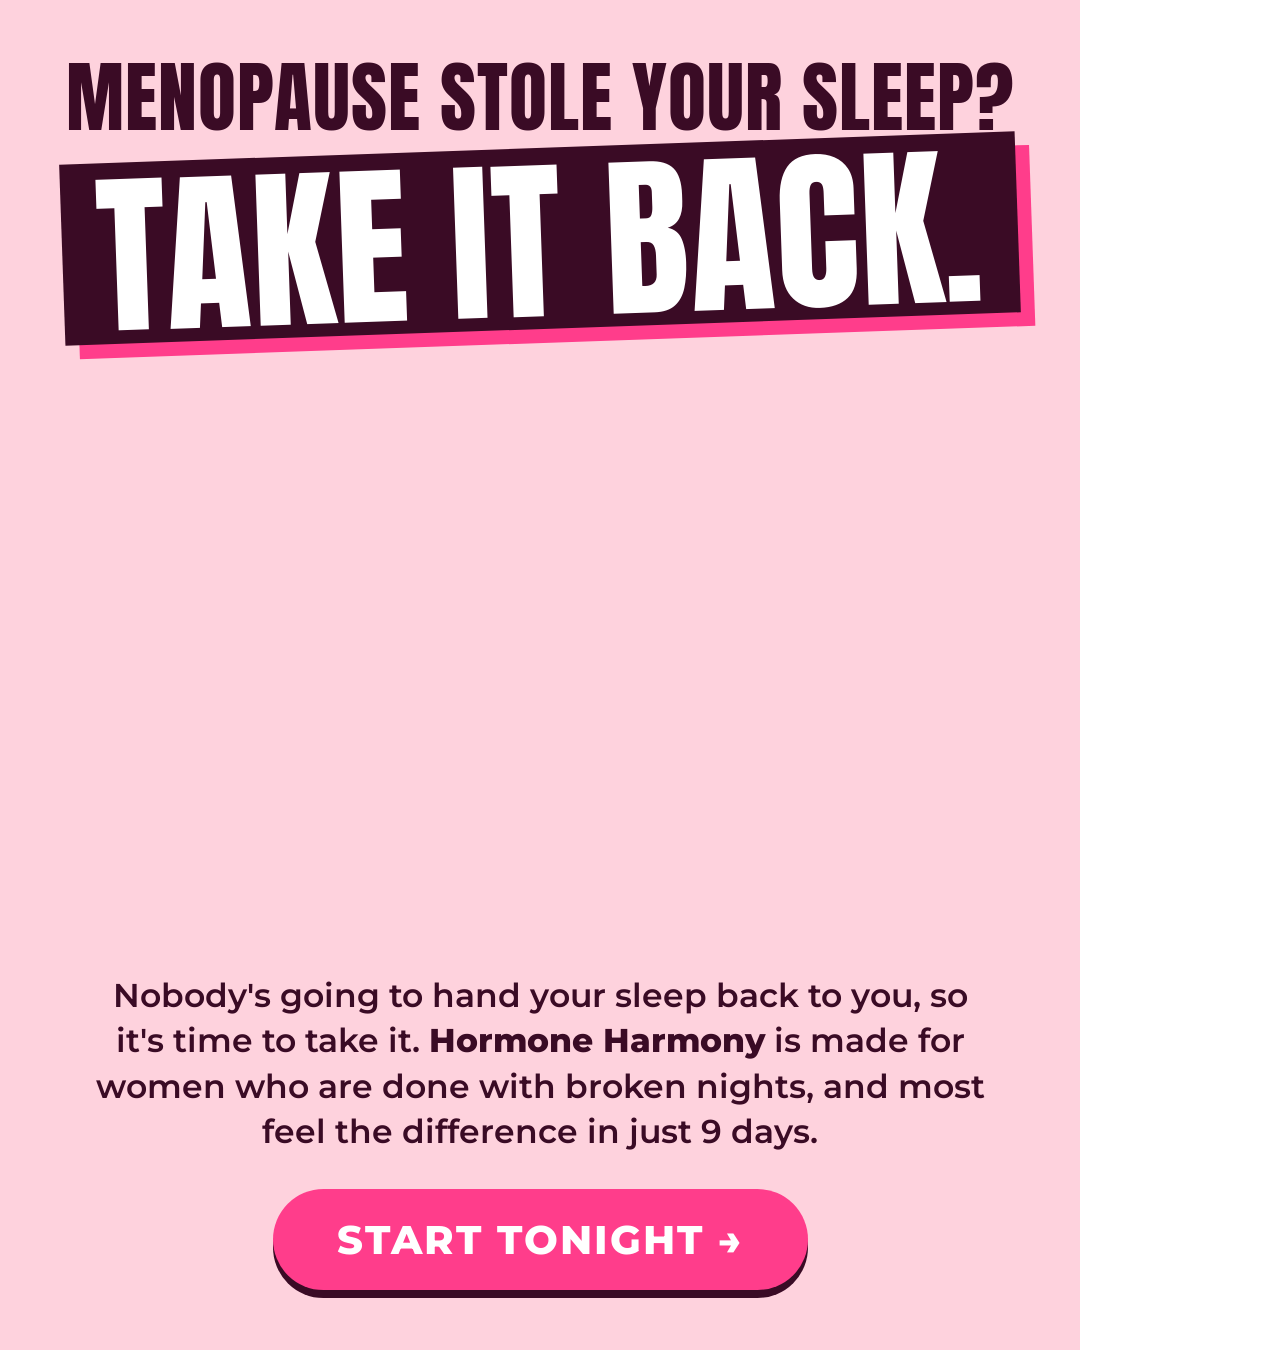
<file: statics/hormone-harmony/static.html>
<!doctype html>
<html lang="en">
<head>
<meta charset="utf-8">
<title>Hormone Harmony statics</title>
<link rel="preconnect" href="https://fonts.googleapis.com">
<link rel="preconnect" href="https://fonts.gstatic.com" crossorigin>
<link href="https://fonts.googleapis.com/css2?family=Anton&family=Montserrat:wght@500;600;700;800&display=block" rel="stylesheet">
<style>
  :root {
    --pink: #fed2dd;
    --plum: #3a0b25;
    --deep: #24071a;
    --hot: #ff3d8b;
    --photo: url("https://eu.happymammoth.com/cdn/shop/files/EU-HH-slide-1.jpg?width=1600");
  }
  * { margin: 0; padding: 0; box-sizing: border-box; }
  html, body { width: 1080px; height: 1350px; overflow: hidden; }
  .ad { display: none; position: relative; width: 1080px; height: 1350px; overflow: hidden; font-family: "Montserrat", sans-serif; }
  body[data-ad="1"] .ad1, body[data-ad="2"] .ad2, body[data-ad="3"] .ad3 { display: block; }
  .photo { position: absolute; background: var(--photo) center / cover no-repeat; }
  .anton { font-family: "Anton", sans-serif; text-transform: uppercase; line-height: 0.95; }
  .cta {
    display: inline-block;
    font-weight: 800;
    font-size: 40px;
    letter-spacing: 2px;
    padding: 26px 64px;
    border-radius: 999px;
  }

  /* =========================================================
     AD 1 — pink, big product
     ========================================================= */
  .ad1 { background: var(--pink); color: var(--plum); }
  .ad1 .photo {
    width: 1080px; height: 1080px;
    left: 0; top: 40px;
    -webkit-mask-image:
      linear-gradient(to bottom, transparent 18%, #000 30%, #000 80%, transparent 92%),
      linear-gradient(to right, transparent 4%, #000 14%, #000 86%, transparent 96%);
    -webkit-mask-composite: source-in;
    mask-image:
      linear-gradient(to bottom, transparent 18%, #000 30%, #000 80%, transparent 92%),
      linear-gradient(to right, transparent 4%, #000 14%, #000 86%, transparent 96%);
    mask-composite: intersect;
  }
  .ad1 .headline { position: absolute; top: 60px; left: 0; right: 0; display: flex; flex-direction: column; align-items: center; z-index: 2; }
  .ad1 .h1 { font-size: 78px; letter-spacing: 1px; }
  .ad1 .h2 {
    margin-top: 14px;
    font-size: 176px;
    letter-spacing: 1px;
    color: #fff;
    background: var(--plum);
    padding: 10px 34px 4px;
    transform: rotate(-2deg);
    box-shadow: 14px 14px 0 var(--hot);
  }
  .ad1 .bottom { position: absolute; left: 0; right: 0; bottom: 60px; text-align: center; padding: 0 80px; z-index: 2; }
  .ad1 .body { font-size: 33px; line-height: 1.38; font-weight: 600; max-width: 900px; margin: 0 auto 34px; }
  .ad1 .body b { font-weight: 800; }
  .ad1 .cta { background: var(--hot); color: #fff; box-shadow: 0 8px 0 var(--plum); }

  /* =========================================================
     AD 2 — dark plum, angry, stacked headline, glowing jar right
     ========================================================= */
  .ad2 { background: #3a0b25; color: #fff; }
  .ad2 .bottle {
    position: absolute;
    left: 470px; top: 655px;
    width: 590px;
    height: auto;
    filter:
      drop-shadow(0 0 50px rgba(255, 61, 139, 0.35))
      drop-shadow(0 30px 40px rgba(0, 0, 0, 0.45));
  }
  .ad2 .headline { position: absolute; top: 56px; left: 60px; right: 60px; z-index: 2; }
  .ad2 .small { font-size: 96px; color: #fff; letter-spacing: 1px; }
  .ad2 .big { font-size: 196px; color: var(--hot); letter-spacing: 1px; }
  .ad2 .left { position: absolute; left: 60px; bottom: 64px; width: 480px; z-index: 2; }
  .ad2 .body { font-size: 32px; line-height: 1.4; font-weight: 600; margin-bottom: 40px; color: #f6dbe6; }
  .ad2 .body b { color: #fff; font-weight: 800; }
  .ad2 .cta { background: var(--hot); color: #fff; padding: 24px 46px; font-size: 36px; box-shadow: 0 8px 0 #000; }

  /* =========================================================
     AD 3 — night sky into pink, giant 3:07
     ========================================================= */
  .ad3 {
    background: linear-gradient(to bottom, #3a1638 0%, #6b3460 34%, #d697b3 66%, #f6c3d2 84%, var(--pink) 100%);
    color: #fff;
  }
  .ad3 .stars span { position: absolute; width: 4px; height: 4px; border-radius: 50%; background: #fff; opacity: 0.7; }
  .ad3 .moon {
    position: absolute; top: 270px; right: 110px;
    width: 90px; height: 90px; border-radius: 50%;
    box-shadow: 22px -6px 0 0 #ffd9e6;
    transform: rotate(-20deg);
  }
  .ad3 .clock {
    position: absolute; left: 0; right: 0; top: 250px;
    text-align: center;
    font-family: "Anton", sans-serif;
    font-size: 440px;
    line-height: 1;
    color: rgba(255, 255, 255, 0.07);
    letter-spacing: 6px;
  }
  .ad3 .photo {
    width: 880px; height: 880px;
    left: 100px; top: 178px;
    -webkit-mask-image: radial-gradient(ellipse 34% 44% at 50% 56%, #000 50%, transparent 100%);
    mask-image: radial-gradient(ellipse 34% 44% at 50% 56%, #000 50%, transparent 100%);
  }
  .ad3 .headline { position: absolute; top: 56px; left: 0; right: 0; display: flex; flex-direction: column; align-items: center; z-index: 2; text-align: center; }
  .ad3 .h1 { font-size: 80px; letter-spacing: 1px; color: #fff; }
  .ad3 .h2 { font-size: 160px; letter-spacing: 1px; color: #ff6fa8; line-height: 0.92; text-shadow: 7px 7px 0 #2a0f2b; }
  .ad3 .h2:first-of-type { margin-top: 12px; }
  .ad3 .bottom { position: absolute; left: 0; right: 0; bottom: 60px; text-align: center; padding: 0 80px; z-index: 2; color: var(--plum); }
  .ad3 .body { font-size: 31px; line-height: 1.38; font-weight: 600; max-width: 900px; margin: 0 auto 34px; }
  .ad3 .body b { font-weight: 800; }
  .ad3 .cta { background: var(--plum); color: #fff; box-shadow: 0 8px 0 var(--hot); }
</style>
</head>
<body>

  <!-- AD 1 -->
  <div class="ad ad1">
    <div class="photo"></div>
    <div class="headline anton">
      <div class="h1 fit" data-max="960">Menopause stole your sleep?</div>
      <div class="h2">Take it back.</div>
    </div>
    <div class="bottom">
      <p class="body">Nobody's going to hand your sleep back to you, so it's time to take it. <b>Hormone Harmony</b> is made for women who are done with broken nights, and most feel the difference in just 9 days.</p>
      <span class="cta">START TONIGHT →</span>
    </div>
  </div>

  <!-- AD 2 -->
  <div class="ad ad2">
    <img class="bottle" src="bottle-src.webp" alt="Hormone Harmony bottle">
    <div class="headline anton">
      <div class="small">Hot flashes?</div>
      <div class="small">3 AM wakings?</div>
      <div class="big">F*ck you,</div>
      <div class="big">menopause.</div>
    </div>
    <div class="left">
      <p class="body">Menopause has had your nights long enough. <b>Hormone Harmony</b> is how women are fighting back, and most feel the difference in just 9 days.</p>
      <span class="cta">START TONIGHT →</span>
    </div>
  </div>

  <!-- AD 3 -->
  <div class="ad ad3">
    <div class="photo"></div>
    <div class="headline anton">
      <div class="h1 fit" data-max="980">When was the last time menopause let you</div>
      <div class="h2 fit" data-max="980" style="margin-top: 14px;">sleep through</div>
      <div class="h2 fit" data-max="980">the night?</div>
    </div>
    <div class="bottom">
      <p class="body">If you can't remember, you're not alone, and you don't have to just live with it. Thousands of women have stopped waiting menopause out and started taking <b>Hormone Harmony</b> instead, and most feel the difference in just 9 days.</p>
      <span class="cta">START TONIGHT →</span>
    </div>
  </div>

<script>
  const n = new URLSearchParams(location.search).get("ad") || "1";
  document.body.dataset.ad = n;


  // shrink headline lines that are too wide
  document.fonts.ready.then(() => {
    document.querySelectorAll(".ad" + n + " .fit").forEach(el => {
      el.style.display = "inline-block";
      el.style.whiteSpace = "nowrap";
      let size = parseFloat(getComputedStyle(el).fontSize);
      const max = +el.dataset.max;
      while (el.scrollWidth > max && size > 40) { size -= 2; el.style.fontSize = size + "px"; }
    });
  });
</script>
</body>
</html>
</file>
<file: styles.css>
:root {
  --bg: #0a0a0c;
  --surface: #121215;
  --surface-2: #18181c;
  --line: rgba(255, 255, 255, 0.08);
  --line-strong: rgba(255, 255, 255, 0.16);
  --text: #ecebe6;
  --muted: #8f8d88;
  --accent: #e3cfa6;
  --accent-dim: rgba(227, 207, 166, 0.12);
  --serif: "Instrument Serif", Georgia, serif;
  --sans: "Inter", system-ui, -apple-system, "Segoe UI", sans-serif;
  --max: 1180px;
  --radius: 14px;
}

* { box-sizing: border-box; margin: 0; padding: 0; }

html { scroll-behavior: smooth; scroll-padding-top: 80px; }

body {
  background: var(--bg);
  color: var(--text);
  font-family: var(--sans);
  font-size: 16px;
  line-height: 1.6;
  -webkit-font-smoothing: antialiased;
  overflow-x: hidden;
}

body::before {
  content: "";
  position: fixed;
  inset: -20% -10% auto auto;
  width: 70vw;
  height: 70vw;
  background: radial-gradient(circle, rgba(227, 207, 166, 0.07), transparent 60%);
  pointer-events: none;
  z-index: 0;
}

a { color: inherit; text-decoration: none; }
img { max-width: 100%; display: block; }
em { font-style: italic; }

.wrap {
  position: relative;
  z-index: 1;
  width: 100%;
  max-width: var(--max);
  margin: 0 auto;
  padding: 0 24px;
}

/* ---------- Nav ---------- */
.nav {
  position: sticky;
  top: 0;
  z-index: 10;
  background: rgba(10, 10, 12, 0.72);
  backdrop-filter: blur(14px);
  -webkit-backdrop-filter: blur(14px);
  border-bottom: 1px solid var(--line);
}
.nav .wrap {
  display: flex;
  align-items: center;
  justify-content: space-between;
  height: 68px;
}
.logo {
  font-family: var(--serif);
  font-size: 26px;
  letter-spacing: 0.01em;
}
.logo span { color: var(--accent); }
.nav-links {
  display: flex;
  gap: 32px;
  list-style: none;
  font-size: 14px;
  color: var(--muted);
}
.nav-links a { transition: color 0.2s; }
.nav-links a:hover { color: var(--text); }
.nav-toggle {
  display: none;
  background: none;
  border: 1px solid var(--line-strong);
  color: var(--text);
  border-radius: 999px;
  padding: 8px 16px;
  font: inherit;
  font-size: 13px;
  cursor: pointer;
}

/* ---------- Buttons ---------- */
.btn {
  display: inline-flex;
  align-items: center;
  gap: 10px;
  padding: 14px 24px;
  border-radius: 999px;
  font-size: 15px;
  font-weight: 500;
  transition: transform 0.2s, background 0.2s, border-color 0.2s;
}
.btn:hover { transform: translateY(-1px); }
.btn-primary { background: var(--accent); color: #141210; }
.btn-primary:hover { background: #ecdcbb; }
.btn-ghost { border: 1px solid var(--line-strong); }
.btn-ghost:hover { border-color: var(--accent); }
.btn-sm { padding: 9px 18px; font-size: 13px; }

/* ---------- Shared section bits ---------- */
section { padding: 120px 0; border-top: 1px solid var(--line); }
.eyebrow {
  display: inline-flex;
  align-items: center;
  gap: 10px;
  font-size: 12px;
  letter-spacing: 0.16em;
  text-transform: uppercase;
  color: var(--accent);
}
.eyebrow::before {
  content: "";
  width: 24px;
  height: 1px;
  background: var(--accent);
}
.section-head {
  display: grid;
  grid-template-columns: 1fr 1fr;
  gap: 48px;
  align-items: end;
  margin-bottom: 64px;
}
h2 {
  font-family: var(--serif);
  font-weight: 400;
  font-size: clamp(40px, 5.2vw, 64px);
  line-height: 1.05;
  letter-spacing: -0.01em;
  margin-top: 18px;
}
h2 em, h1 em { color: var(--accent); }
.lead { color: var(--muted); font-size: 17px; max-width: 520px; }

/* ---------- Hero ---------- */
.hero { padding: 96px 0 88px; border-top: none; }
.hero-grid {
  display: grid;
  grid-template-columns: 1.35fr 1fr;
  gap: 64px;
  align-items: center;
}
h1 {
  font-family: var(--serif);
  font-weight: 400;
  font-size: clamp(52px, 7.4vw, 104px);
  line-height: 0.98;
  letter-spacing: -0.02em;
  margin: 24px 0 28px;
}
.hero-sub { color: var(--muted); font-size: 18px; max-width: 560px; }
.hero-sub strong { color: var(--text); font-weight: 500; }
.hero-cta { display: flex; flex-wrap: wrap; gap: 12px; margin-top: 40px; }
.hero-meta {
  display: flex;
  flex-wrap: wrap;
  gap: 8px 24px;
  margin-top: 48px;
  font-size: 13px;
  color: var(--muted);
}
.hero-meta span::before {
  content: "";
  display: inline-block;
  width: 6px;
  height: 6px;
  border-radius: 50%;
  background: var(--accent);
  margin-right: 10px;
  vertical-align: middle;
}
.hero-meta span.available::before { background: #8fd19e; box-shadow: 0 0 0 4px rgba(143, 209, 158, 0.15); }

.photo-slot {
  aspect-ratio: 4 / 5;
  border-radius: var(--radius);
  border: 1px dashed var(--line-strong);
  background:
    linear-gradient(160deg, rgba(227, 207, 166, 0.08), transparent 50%),
    var(--surface);
  display: grid;
  place-items: center;
  text-align: center;
  color: var(--muted);
  font-size: 13px;
  position: relative;
  overflow: hidden;
}
.photo-slot .mono {
  font-family: var(--serif);
  font-size: 120px;
  line-height: 1;
  color: rgba(227, 207, 166, 0.18);
}
.photo-slot small {
  position: absolute;
  bottom: 18px;
  left: 0;
  right: 0;
  letter-spacing: 0.12em;
  text-transform: uppercase;
  font-size: 11px;
}

.photo-slot.has-photo { border: 1px solid var(--line); background: var(--surface); }
.photo-slot.has-photo img { position: absolute; inset: 0; width: 100%; height: 100%; object-fit: cover; }

/* ---------- Stats ---------- */
.stats { padding: 0; }
.stats-grid {
  display: grid;
  grid-template-columns: repeat(3, 1fr);
}
.stat {
  padding: 40px 32px 40px 0;
  border-right: 1px solid var(--line);
}
.stat + .stat { padding-left: 32px; }
.stat:last-child { border-right: none; }
.stat b {
  display: block;
  font-family: var(--serif);
  font-weight: 400;
  font-size: 56px;
  line-height: 1;
  color: var(--accent);
  margin-bottom: 12px;
}
.stat p { color: var(--muted); font-size: 14px; max-width: 260px; }

/* ---------- Work ---------- */
.cases { display: grid; gap: 20px; }
.case {
  display: grid;
  grid-template-columns: 80px 1.2fr 1fr auto;
  gap: 32px;
  align-items: center;
  padding: 36px 36px;
  background: var(--surface);
  border: 1px solid var(--line);
  border-radius: var(--radius);
  transition: border-color 0.25s, background 0.25s;
}
.case:hover { border-color: var(--line-strong); background: var(--surface-2); }
.case-num { font-family: var(--serif); font-size: 44px; color: rgba(227, 207, 166, 0.5); }
.case-tag { font-size: 12px; letter-spacing: 0.14em; text-transform: uppercase; color: var(--muted); }
.case h3 {
  font-family: var(--serif);
  font-weight: 400;
  font-size: 32px;
  line-height: 1.1;
  margin: 8px 0 6px;
}
.case-format { color: var(--muted); font-size: 15px; }
.case-inside { display: flex; flex-wrap: wrap; gap: 8px; }
.chip {
  font-size: 12px;
  padding: 6px 12px;
  border-radius: 999px;
  border: 1px solid var(--line);
  color: var(--muted);
  white-space: nowrap;
}
.status {
  font-size: 12px;
  padding: 8px 14px;
  border-radius: 999px;
  background: var(--accent-dim);
  color: var(--accent);
  white-space: nowrap;
}
.work-note { margin-top: 28px; font-size: 14px; color: var(--muted); }

/* ---------- Before the agency ---------- */
.before-grid { display: grid; grid-template-columns: repeat(2, 1fr); gap: 16px; }
.before-card {
  display: flex;
  flex-direction: column;
  padding: 30px 30px 28px;
  border-radius: var(--radius);
  border: 1px solid var(--line);
  background: var(--surface);
  transition: border-color 0.25s, background 0.25s;
}
.before-card:hover { border-color: var(--line-strong); background: var(--surface-2); }
.before-tag { font-size: 12px; letter-spacing: 0.14em; text-transform: uppercase; color: var(--muted); }
.before-card h4 { font-family: var(--serif); font-weight: 400; font-size: 32px; line-height: 1.1; margin: 10px 0 12px; }
.before-card p { color: var(--muted); font-size: 15px; flex: 1; }
.before-link { margin-top: 22px; font-size: 14px; color: var(--accent); }

/* ---------- Approach ---------- */
.steps {
  display: grid;
  grid-template-columns: repeat(5, 1fr);
  border: 1px solid var(--line);
  border-radius: var(--radius);
  overflow: hidden;
}
.step { padding: 32px 26px 36px; border-right: 1px solid var(--line); background: var(--surface); }
.step:last-child { border-right: none; }
.step-n { font-size: 12px; color: var(--accent); letter-spacing: 0.14em; }
.step h4 { font-family: var(--serif); font-weight: 400; font-size: 28px; margin: 14px 0 10px; }
.step p { color: var(--muted); font-size: 14px; }

.handover {
  margin-top: 28px;
  padding: 40px;
  border-radius: var(--radius);
  border: 1px solid rgba(227, 207, 166, 0.25);
  background: linear-gradient(120deg, rgba(227, 207, 166, 0.07), transparent 60%);
}
.handover .label { font-size: 12px; letter-spacing: 0.14em; text-transform: uppercase; color: var(--accent); }
.handover-grid {
  display: grid;
  grid-template-columns: repeat(4, 1fr);
  gap: 32px;
  margin-top: 28px;
}
.handover h5 {
  font-family: var(--serif);
  font-weight: 400;
  font-size: 26px;
  margin-bottom: 8px;
}
.handover p { color: var(--muted); font-size: 14px; }

/* ---------- Experience ---------- */
.exp-grid { display: grid; grid-template-columns: 1fr 2fr; gap: 64px; }
.role { padding-bottom: 40px; margin-bottom: 40px; border-bottom: 1px solid var(--line); }
.role:last-child { border-bottom: none; margin-bottom: 0; padding-bottom: 0; }
.role-top { display: flex; justify-content: space-between; gap: 16px; flex-wrap: wrap; align-items: baseline; }
.role h3 { font-family: var(--serif); font-weight: 400; font-size: 32px; }
.role .when { font-size: 13px; color: var(--accent); }
.role .title { color: var(--muted); margin: 4px 0 22px; }
.role ul { list-style: none; display: grid; gap: 14px; }
.role li { position: relative; padding-left: 26px; color: #c9c7c1; }
.role li::before {
  content: "";
  position: absolute;
  left: 0;
  top: 11px;
  width: 12px;
  height: 1px;
  background: var(--accent);
}
.nda {
  margin-top: 24px;
  padding: 16px 20px;
  border-radius: 10px;
  background: var(--surface);
  border: 1px solid var(--line);
  font-size: 14px;
  color: var(--muted);
}
.toolkit h4 { font-size: 12px; letter-spacing: 0.14em; text-transform: uppercase; color: var(--muted); font-weight: 500; margin: 0 0 14px; }
.toolkit .chips { display: flex; flex-wrap: wrap; gap: 8px; margin-bottom: 36px; }
.toolkit .chip { color: var(--text); border-color: var(--line-strong); }

/* ---------- About ---------- */
.about-grid { display: grid; grid-template-columns: 1fr 1.4fr; gap: 72px; align-items: center; }
.about-text p { color: #c9c7c1; font-size: 18px; margin-top: 20px; }
.about-text p:first-of-type { margin-top: 28px; }

/* ---------- Contact ---------- */
.contact { text-align: center; padding: 140px 0; }
.contact h2 { font-size: clamp(48px, 7vw, 96px); max-width: 900px; margin: 22px auto 24px; }
.contact .lead { margin: 0 auto; }
.contact .hero-cta { justify-content: center; }
.email-line { margin-top: 22px; font-size: 15px; color: var(--muted); user-select: all; }

footer { border-top: 1px solid var(--line); padding: 32px 0; font-size: 13px; color: var(--muted); }
footer .wrap { display: flex; justify-content: space-between; gap: 16px; flex-wrap: wrap; }

/* ---------- Clickable case card ---------- */
a.case { cursor: pointer; }
a.case:hover .status { background: var(--accent); color: #141210; }

/* ---------- Case study page ---------- */
.back { font-size: 14px; color: var(--muted); display: inline-flex; gap: 8px; margin-bottom: 40px; }
.back:hover { color: var(--text); }
.cs-hero { padding: 72px 0 64px; border-top: none; }
.cs-hero h1 { font-size: clamp(44px, 6vw, 84px); max-width: 980px; }
.cs-hero .hero-sub { max-width: 720px; }
.facts {
  display: grid;
  grid-template-columns: repeat(3, 1fr);
  border: 1px solid var(--line);
  border-radius: var(--radius);
  overflow: hidden;
  margin-top: 56px;
}
.fact { padding: 22px 24px; border-right: 1px solid var(--line); border-bottom: 1px solid var(--line); background: var(--surface); }
.fact:nth-child(3n) { border-right: none; }
.fact:nth-last-child(-n+3) { border-bottom: none; }
.fact span { display: block; font-size: 11px; letter-spacing: 0.14em; text-transform: uppercase; color: var(--muted); margin-bottom: 6px; }
.fact b { font-weight: 500; font-size: 15px; }

.cs-section { padding: 96px 0; }
.cs-grid { display: grid; grid-template-columns: 1fr 2fr; gap: 64px; }
.cs-grid h2 { font-size: clamp(34px, 4vw, 52px); }
.prose p { color: #c9c7c1; font-size: 17px; margin-bottom: 18px; }
.prose p:last-child { margin-bottom: 0; }
.prose strong { color: var(--text); font-weight: 500; }
.prose a, .notes a { color: var(--accent); text-decoration: underline; text-underline-offset: 3px; }
.prose a:hover, .notes a:hover { color: #ecdcbb; }

.pain-list { display: grid; grid-template-columns: repeat(2, 1fr); gap: 12px; margin: 28px 0; }
.pain {
  padding: 18px 20px;
  border-radius: 10px;
  border: 1px solid var(--line);
  background: var(--surface);
  font-family: var(--serif);
  font-size: 22px;
}
.pain small { display: block; font-family: var(--sans); font-size: 13px; color: var(--muted); margin-top: 4px; }

.hooks { display: grid; gap: 16px; }
.hook {
  padding: 28px;
  border-radius: var(--radius);
  border: 1px solid var(--line);
  background: var(--surface);
}
.hook-top { display: flex; gap: 14px; align-items: baseline; margin-bottom: 14px; }
.hook-top .n { font-size: 12px; letter-spacing: 0.14em; color: var(--accent); white-space: nowrap; }
.hook-top q { font-family: var(--serif); font-size: 26px; line-height: 1.25; quotes: "“" "”"; }
.hook dl { display: grid; grid-template-columns: 90px 1fr; gap: 8px 16px; font-size: 14px; }
.hook dt { color: var(--muted); text-transform: uppercase; letter-spacing: 0.1em; font-size: 11px; padding-top: 3px; }
.hook dd { color: #c9c7c1; }

.script {
  padding: 32px;
  border-radius: var(--radius);
  border-left: 2px solid var(--accent);
  background: var(--surface);
}
.script p { color: #d8d6d0; font-size: 16px; margin-bottom: 12px; }
.script p:last-child { margin-bottom: 0; }

.notes { list-style: none; display: grid; gap: 12px; margin-top: 8px; }
.notes li { position: relative; padding-left: 26px; color: #c9c7c1; }
.notes li::before { content: ""; position: absolute; left: 0; top: 12px; width: 12px; height: 1px; background: var(--accent); }

details.more {
  margin-top: 20px;
  border: 1px solid var(--line);
  border-radius: 10px;
  background: var(--surface);
}
details.more summary { cursor: pointer; padding: 16px 20px; font-size: 14px; color: var(--accent); list-style: none; }
details.more summary::-webkit-details-marker { display: none; }
details.more summary::after { content: " +"; }
details.more[open] summary::after { content: " –"; }
details.more .inner { padding: 0 20px 20px; color: #b9b7b1; font-size: 15px; }

.test-grid { display: grid; grid-template-columns: repeat(3, 1fr); gap: 16px; }
.test-card { padding: 28px; border-radius: var(--radius); border: 1px solid var(--line); background: var(--surface); }
.test-card h4 { font-family: var(--serif); font-weight: 400; font-size: 26px; margin-bottom: 10px; }
.test-card p, .test-card li { color: var(--muted); font-size: 14px; }
.test-card ul { list-style: none; display: grid; gap: 8px; }

.next-case { text-align: center; padding: 100px 0; }

/* static ad grid */
.statics-grid { display: grid; grid-template-columns: repeat(3, 1fr); gap: 20px; }
.static-card {
  border-radius: var(--radius);
  border: 1px solid var(--line);
  background: var(--surface);
  overflow: hidden;
  display: flex;
  flex-direction: column;
}
.static-card img { width: 100%; aspect-ratio: 4 / 5; object-fit: cover; display: block; }
.static-card .meta { padding: 22px 22px 26px; }
.static-card .emotion { font-size: 11px; letter-spacing: 0.14em; text-transform: uppercase; color: var(--accent); }
.static-card h4 { font-family: var(--serif); font-weight: 400; font-size: 24px; line-height: 1.2; margin: 8px 0 10px; }
.static-card p { color: var(--muted); font-size: 14px; }

.claims { display: grid; grid-template-columns: repeat(2, 1fr); gap: 16px; }

/* ---------- Reveal ---------- */
.reveal { opacity: 0; transform: translateY(18px); transition: opacity 0.8s ease, transform 0.8s ease; }
.reveal.in { opacity: 1; transform: none; }
@media (prefers-reduced-motion: reduce) {
  html { scroll-behavior: auto; }
  .reveal { opacity: 1; transform: none; transition: none; }
}

/* ---------- Responsive ---------- */
@media (max-width: 1000px) {
  .case { grid-template-columns: 60px 1fr; }
  .case-inside, .case .status { grid-column: 2; }
  .case .status { justify-self: start; }
  .steps { grid-template-columns: 1fr 1fr; }
  .step { border-bottom: 1px solid var(--line); }
  .step:nth-child(2n) { border-right: none; }
  .step:last-child { grid-column: 1 / -1; border-bottom: none; }
  .handover-grid { grid-template-columns: 1fr 1fr; }
}

@media (max-width: 820px) {
  .wrap { padding: 0 16px; }
  section { padding: 88px 0; }
  .nav-links {
    display: none;
    position: absolute;
    top: 68px;
    left: 0;
    right: 0;
    flex-direction: column;
    gap: 0;
    background: var(--bg);
    border-bottom: 1px solid var(--line);
    padding: 8px 16px 16px;
  }
  .nav-links.open { display: flex; }
  .nav-links a { display: block; padding: 14px 0; border-bottom: 1px solid var(--line); font-size: 16px; color: var(--text); }
  .nav-toggle { display: inline-block; }
  .nav .btn-sm { display: none; }
  .hero { padding: 56px 0 64px; }
  .hero-grid, .section-head, .exp-grid, .about-grid { grid-template-columns: 1fr; gap: 40px; }
  .hero .photo-slot { max-width: 320px; }
  .section-head { margin-bottom: 40px; }
  .stats-grid { grid-template-columns: 1fr; }
  .stat, .stat + .stat { padding: 28px 0; border-right: none; border-bottom: 1px solid var(--line); }
  .stat:last-child { border-bottom: none; }
  .case { grid-template-columns: 1fr; gap: 16px; padding: 28px 22px; }
  .case-inside, .case .status { grid-column: auto; }
  .case-num { font-size: 32px; }
  .steps { grid-template-columns: 1fr; }
  .step { border-right: none; }
  .step:last-child { grid-column: auto; }
  .facts { grid-template-columns: 1fr 1fr; }
  .fact:nth-child(3n) { border-right: 1px solid var(--line); }
  .fact:nth-child(2n) { border-right: none; }
  .fact:nth-last-child(-n+3) { border-bottom: 1px solid var(--line); }
  .fact:nth-last-child(-n+2) { border-bottom: none; }
  .cs-section { padding: 72px 0; }
  .cs-grid { grid-template-columns: 1fr; gap: 28px; }
  .pain-list, .test-grid, .statics-grid, .claims, .before-grid { grid-template-columns: 1fr; }
  .before-card { padding: 24px 22px; }
  .before-card h4 { font-size: 28px; }
  .hook { padding: 22px; }
  .hook-top { flex-direction: column; gap: 6px; }
  .hook-top q { font-size: 22px; }
  .hook dl { grid-template-columns: 1fr; gap: 2px; }
  .hook dd { margin-bottom: 10px; }
  .script { padding: 22px; }
  .handover { padding: 28px 22px; }
  .handover-grid { grid-template-columns: 1fr; gap: 24px; }
  .contact { padding: 100px 0; }
}
</file>
